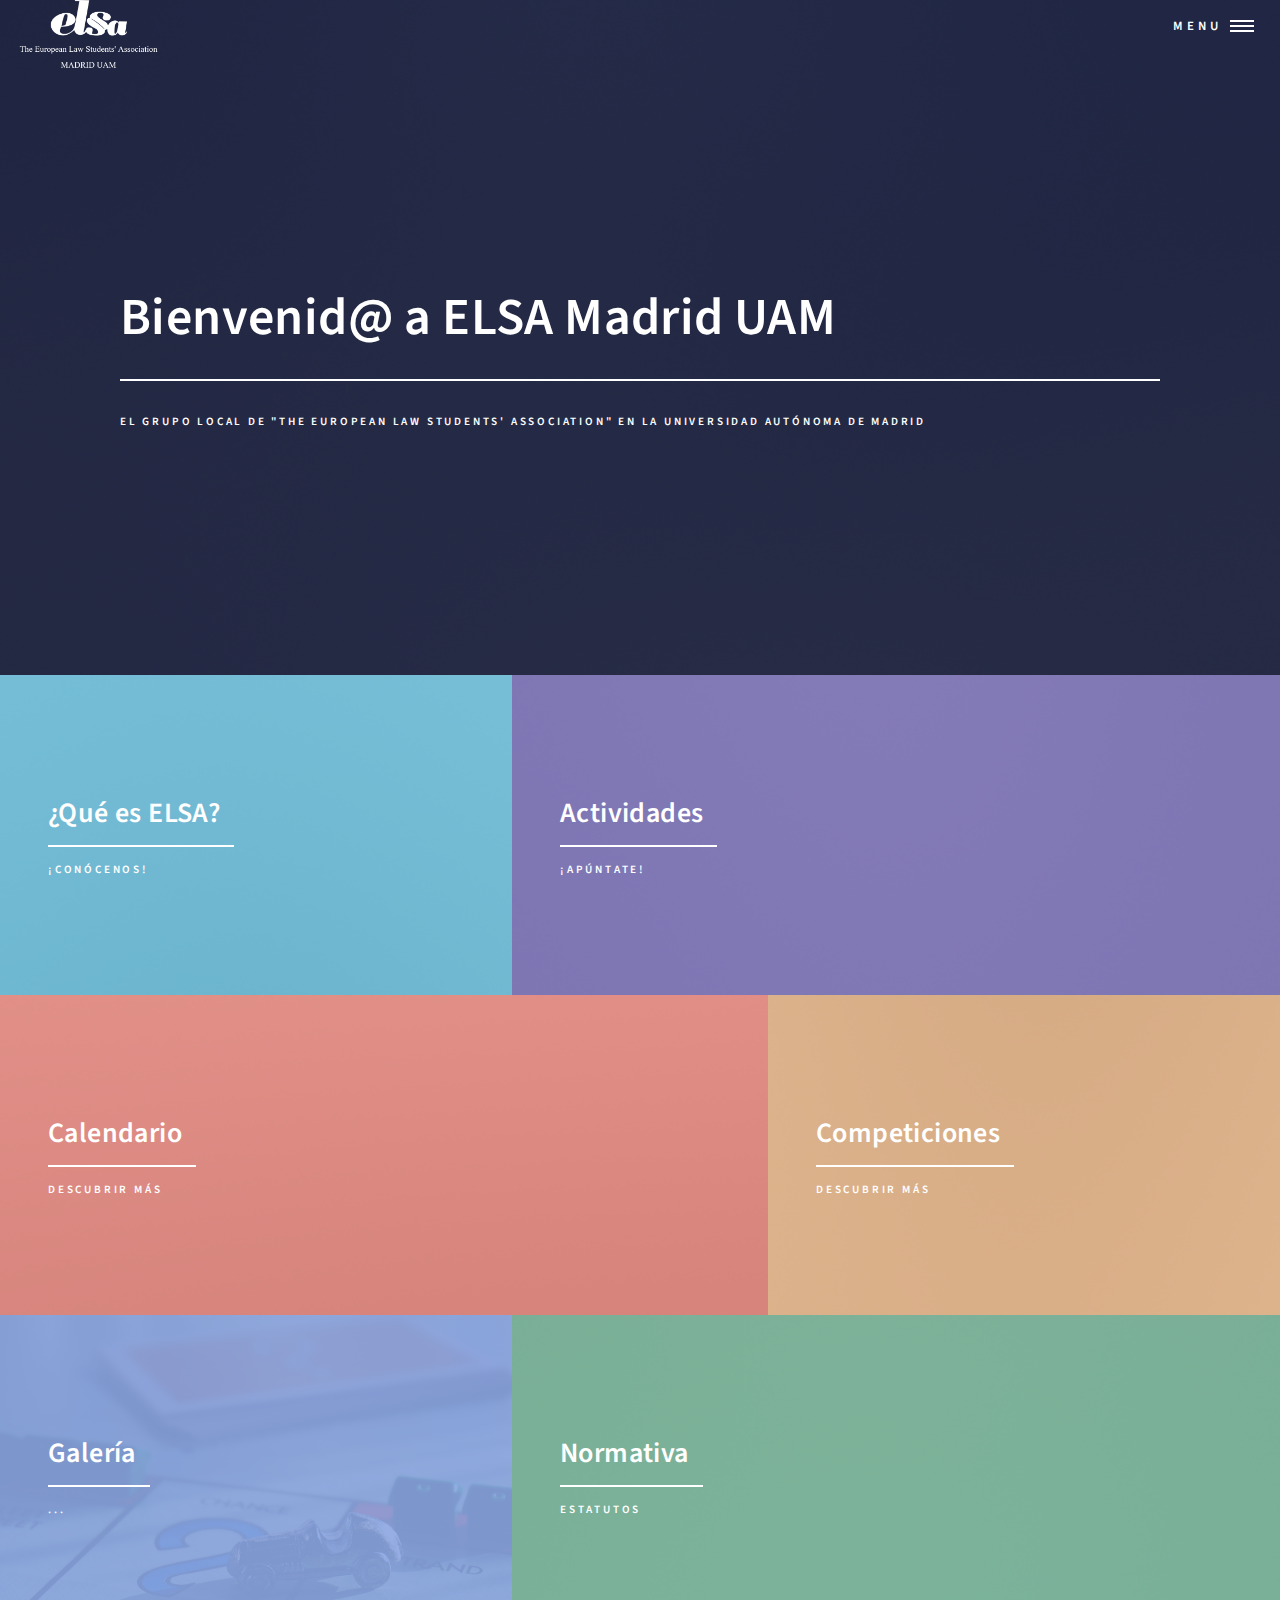
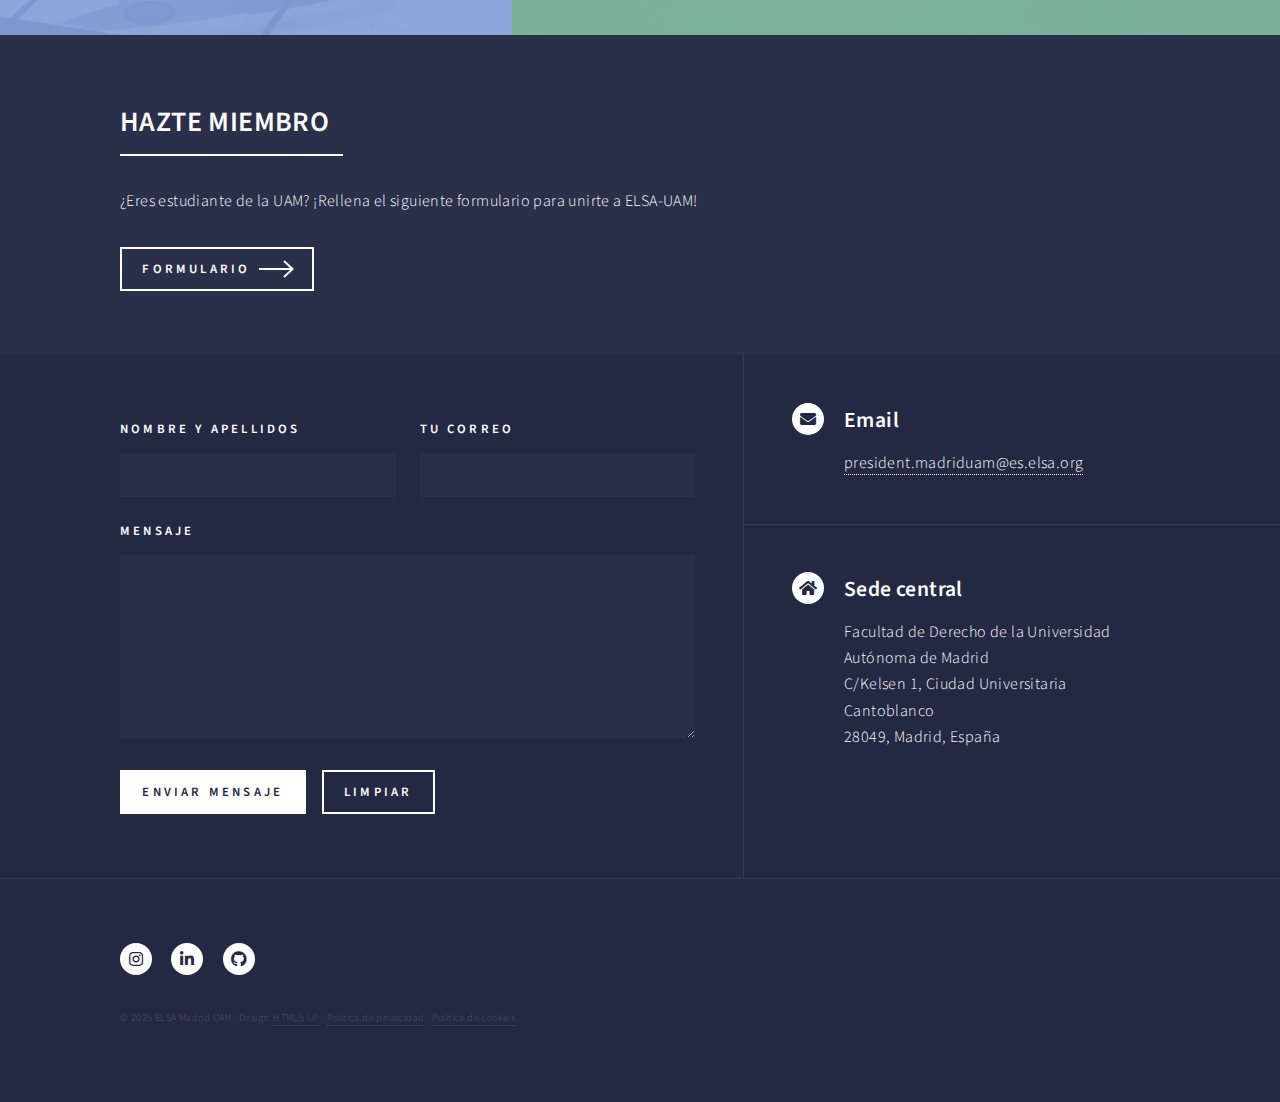
<file: index.html>
<!DOCTYPE HTML>
<!--
	Forty by HTML5 UP
	html5up.net | @ajlkn
	Free for personal and commercial use under the CCA 3.0 license (html5up.net/license)
-->
<html>
	<head>
		<title>ELSA Madrid UAM</title>
		<meta charset="utf-8" />
		<meta name="viewport" content="width=device-width, initial-scale=1, user-scalable=no" />
		<meta name="google-site-verification" content="NrOVxDQCm261y0UfiQHvdLgzIDowSIVbOZtDUVL2yfc" />
		<link rel="icon" href="/images/favicon.ico" type="image/x-icon" />
		<link rel="stylesheet" href="assets/css/main.css" />
		<noscript><link rel="stylesheet" href="assets/css/noscript.css" /></noscript>
	</head>
	<body class="is-preload">

		<!-- Wrapper -->
			<div id="wrapper">

				<!-- Header -->
					<header id="header" class="alt">
						<a href="index.html" class="logo">
  <img src="./images/mi-logo.png" alt="Logo de inicio" style="max-height: 70px;">
</a>

						<nav>
							<a href="#menu">Menu</a>
						</nav>
					</header>

				<!-- Menu -->
					<nav id="menu">
						<ul class="links">
							<li><a href="index.html">Inicio</a></li>
							<li><a href="sobreelsa.html">Sobre ELSA</a></li>
							<li><a href="actividades.html">Actividades</a></li>
							<li><a href="calendario.html">Calendario</a></li>
							<li><a href="competiciones.html">Competiciones</a></li>
							<li><a href="galeria.html">Galería</a></li>
							<li><a href="normativa.html">Normativa</a></li>
						</ul>
					</nav>

				<!-- Banner -->
					<section id="banner" class="major">
						<div class="inner">
							<header class="major">
								<h1>Bienvenid@ a ELSA Madrid UAM</h1>
							</header>
							<div class="content">
								<p>El grupo local de "The European Law Students' Association" en la Universidad Autónoma de Madrid</p>
							</div>
						</div>
					</section>

				<!-- Main -->
					<div id="main">

						<!-- One -->
							<section id="one" class="tiles">
								<article>
									<span class="image">
										<img src="images/pic01.jpg" alt="" />
									</span>
									<header class="major">
										<h3><a href="sobreelsa.html" class="link">¿Qué es ELSA?</a></h3>
										<p>¡Conócenos!</p>
									</header>
								</article>
								<article>
									<span class="image">
										<img src="images/pic02.jpg" alt="" />
									</span>
									<header class="major">
										<h3><a href="actividades.html" class="link">Actividades</a></h3>
										<p>¡Apúntate!</p>
									</header>
								</article>
								<article>
									<span class="image">
										<img src="images/pic03.jpg" alt="" />
									</span>
									<header class="major">
										<h3><a href="calendario.html" class="link">Calendario</a></h3>
										<p>Descubrir más</p>
									</header>
								</article>
								<article>
									<span class="image">
										<img src="images/pic04.jpg" alt="" />
									</span>
									<header class="major">
										<h3><a href="competiciones.html" class="link">Competiciones</a></h3>
										<p>Descubrir más</p>
									</header>
								</article>
								<article>
									<span class="image">
										<img src="images/pic05.jpg" alt="" />
									</span>
									<header class="major">
										<h3><a href="galeria.html" class="link">Galería</a></h3>
										<p>...</p>
									</header>
								</article>
								<article>
									<span class="image">
										<img src="images/pic06.jpg" alt="" />
									</span>
									<header class="major">
										<h3><a href="normativa.html" class="link">Normativa</a></h3>
										<p>Estatutos</p>
									</header>
								</article>
							</section>

						<!-- Two -->
							<section id="two">
								<div class="inner">
									<header class="major">
										<h2>HAZTE MIEMBRO</h2>
									</header>
									<p>¿Eres estudiante de la UAM? ¡Rellena el siguiente formulario para unirte a ELSA-UAM!</p>
									<ul class="actions">
										<li><a href="https://docs.google.com/forms/d/e/1FAIpQLSco1FVL998KigFZbhWaMICtu0Nh1vpO_hOner2-Rx-FEUy33w/viewform" class="button next">Formulario</a></li>
									</ul>
								</div>
							</section>

					</div>

				<!-- Contact -->
					<section id="contact">
						<div class="inner">
							<section>
								<form action="https://formsubmit.co/marketing.madriduam@es.elsa.org" method="POST">
									<div class="fields">
										<div class="field half">
											<label for="name">Nombre y apellidos</label>
											<input type="text" name="name" id="name" />
										</div>
										<div class="field half">
											<label for="email">Tu correo</label>
											<input type="text" name="email" id="email" />
										</div>
										<div class="field">
											<label for="message">Mensaje</label>
											<textarea name="message" id="message" rows="6"></textarea>
										</div>
									</div>
									<ul class="actions">
										<li><input type="submit" value="Enviar mensaje" class="primary" /></li>
										<li><input type="reset" value="Limpiar" /></li>
									</ul>
								</form>
							</section>
							<section class="split">
								<section>
									<div class="contact-method">
										<span class="icon solid alt fa-envelope"></span>
										<h3>Email</h3>
										<a href="#">president.madriduam@es.elsa.org</a>
									</div>
								</section>
	
								<section>
									<div class="contact-method">
										<span class="icon solid alt fa-home"></span>
										<h3>Sede central</h3>
										<span>Facultad de Derecho de la Universidad Autónoma de Madrid<br />
										C/Kelsen 1, Ciudad Universitaria Cantoblanco<br />
										28049, Madrid, España</span>
									</div>
								</section>
							</section>
						</div>
					</section>

				<!-- Footer -->
					<footer id="footer">
						<div class="inner">
							<ul class="icons">
								<li><a href="https://www.instagram.com/elsa.uam?utm_source=ig_web_button_share_sheet&igsh=ZDNlZDc0MzIxNw==" class="icon brands alt fa-instagram"><span class="label">Instagram</span></a></li>
								<li><a href="https://www.linkedin.com/company/elsa-madrid-uam/" class="icon brands alt fa-linkedin-in"><span class="label">LinkedIn</span></a></li>
								<li><a href="#" class="icon brands alt fa-github"><span class="label">GitHub</span></a></li>

							</ul>
							<ul class="copyright">
							<li>
       								
								<ul class="copyright">
							<li>
       								&copy; 2025 ELSA Madrid UAM ·
        							Design: <a href="https://html5up.net">HTML5 UP</a> ·
        							<a href="privacidad.html">Política de privacidad</a> ·
								<a href="cookies.html">Política de cookies</a>
    							</li							
							</ul>
								
						</div>
					</footer>

			</div>

		<!-- Scripts -->
			<script src="assets/js/jquery.min.js"></script>
			<script src="assets/js/jquery.scrolly.min.js"></script>
			<script src="assets/js/jquery.scrollex.min.js"></script>
			<script src="assets/js/browser.min.js"></script>
			<script src="assets/js/breakpoints.min.js"></script>
			<script src="assets/js/util.js"></script>
			<script src="assets/js/main.js"></script>

	</body>
</html>
</file>
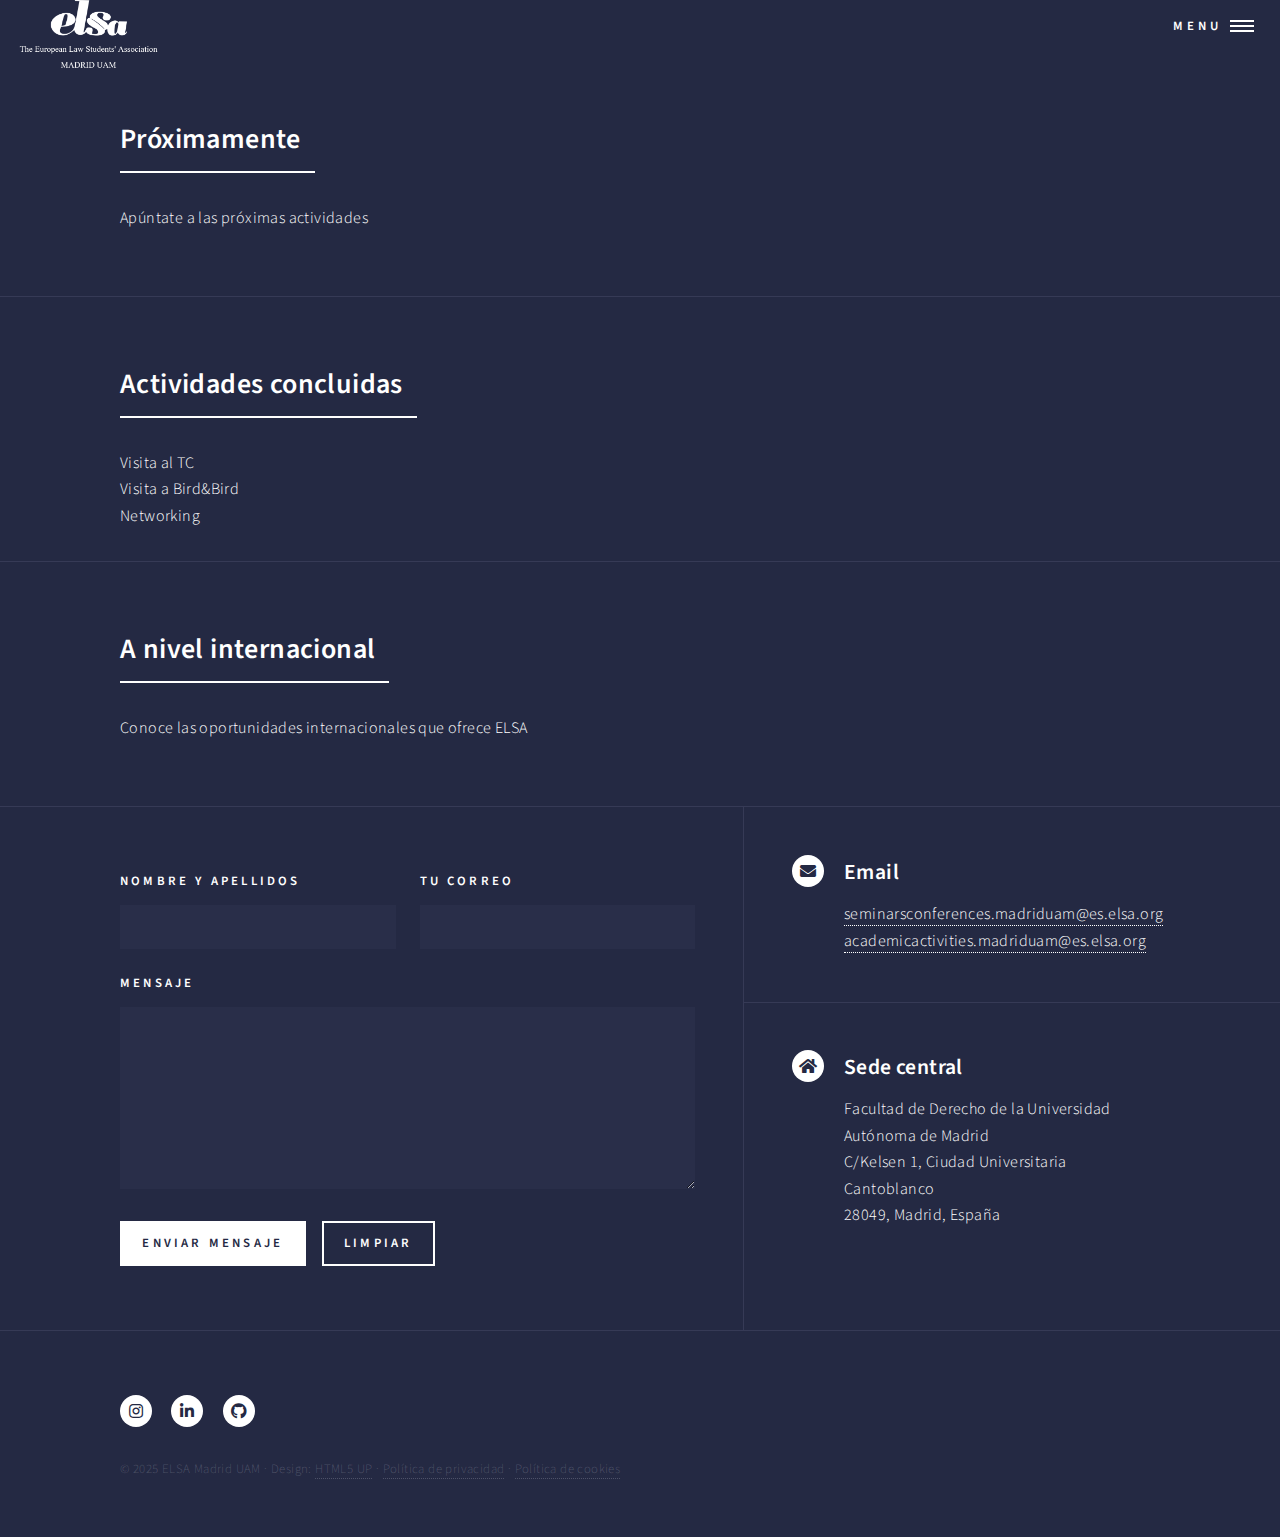
<file: actividades.html>
<!DOCTYPE HTML>
<!--
	Forty by HTML5 UP
	html5up.net | @ajlkn
	Free for personal and commercial use under the CCA 3.0 license (html5up.net/license)
-->
<html>
	<head>
		<title>Actividades - elsamadriduam</title>
		<meta charset="utf-8" />
		<meta name="viewport" content="width=device-width, initial-scale=1, user-scalable=no" />
		<link rel="stylesheet" href="assets/css/main.css" />
		<noscript><link rel="stylesheet" href="assets/css/noscript.css" /></noscript>
	</head>
	<body class="is-preload">

		<!-- Wrapper -->
			<div id="wrapper">

				<!-- Header -->
					<header id="header" class="alt">
						<a href="index.html" class="logo">
  						<img src="./images/mi-logo.png" alt="Logo de inicio" style="max-height: 70px;">
						</a>
						<nav>
							<a href="#menu">Menu</a>
						</nav>
					</header>
				<!-- Menu -->
					<nav id="menu">
						<ul class="links">
							<li><a href="index.html">Inicio</a></li>
							<li><a href="sobreelsa.html">Sobre ELSA</a></li>
							<li><a href="actividades.html">Actividades</a></li>
							<li><a href="calendario.html">Calendario</a></li>
							<li><a href="mootcourts.html">Moot Courts</a></li>
							<li><a href=galeria.html">Galería</a></li>
							<li><a href="normativa.html">Normativa</a></li>
						</ul>
					</nav>

				<!-- Main -->
					<div id="main" class="alt">

						<!-- Primer apartado -->
							<section>
							<div class="inner">
								<header class="major">
								<h2>Próximamente</h2>
								</header>
								<p>Apúntate a las próximas actividades</p>
							</div>
							</section>
							
						<!-- Segundo apartado -->
							<section>
							<div class="inner">
								<header class="major">
								<h2>Actividades concluidas</h2>
								</header>	
								
								<div class="flashcards">
									<a href="pagina1.html" class="flashcard" style="background-image: url('images/pic15.jpg');">
									<div class="flashcard-title">Visita al TC</div>
									</a>
									<a href="pagina2.html" class="flashcard" style="background-image: url('images/pic16.jpg');">
									<div class="flashcard-title">Visita a Bird&Bird</div>
									</a>
									<a href="pagina3.html" class="flashcard" style="background-image: url('images/pic17.jpg');">
									<div class="flashcard-title">Networking</div>
									</a>
									</div>
							</div>									
							</section>

						<!-- Tercer apartado -->
							<section>
							<div class="inner">
								<header class="major">
								<h2>A nivel internacional</h2>
								</header>
							  	<p>Conoce las oportunidades internacionales que ofrece ELSA</p>
								
								<div class="flashcards">
									<a href="https://lawschools.elsa.org/" class="flashcard" style="background-image: url('images/pic12.jpg');">
									</a>
									<a href="https://traineeships.elsa.org/" class="flashcard" style="background-image: url('images/pic13.jpg');">
									</a>
									<a href="https://delegations.elsa.org/" class="flashcard" style="background-image: url('images/pic14.jpg');">
									</a>
									</div>
							</div>									
							</section>
					</div>

				<!-- Contact -->
					<section id="contact">
						<div class="inner">
							<section>
								<form action="https://formsubmit.co/president.madriduam@es.elsa.org.elsa.org" method="POST">
									<div class="fields">
										<div class="field half">
											<label for="name">Nombre y apellidos</label>
											<input type="text" name="name" id="name" />
										</div>
										<div class="field half">
											<label for="email">Tu correo</label>
											<input type="text" name="email" id="email" />
										</div>
										<div class="field">
											<label for="message">Mensaje</label>
											<textarea name="message" id="message" rows="6"></textarea>
										</div>
									</div>
									<ul class="actions">
										<li><input type="submit" value="Enviar mensaje" class="primary" /></li>
										<li><input type="reset" value="Limpiar" /></li>
									</ul>
								</form>
							</section>
							<section class="split">
								<section>
									<div class="contact-method">
										<span class="icon solid alt fa-envelope"></span>
										<h3>Email</h3>
										<a href="mailto:seminarsconferences.madriduam@es.elsa.org">seminarsconferences.madriduam@es.elsa.org</a><br>
										<a href="mailto:academicactivities.madriduam@es.elsa.org">academicactivities.madriduam@es.elsa.org</a>
									</div>
								</section>
	
								<section>
									<div class="contact-method">
										<span class="icon solid alt fa-home"></span>
										<h3>Sede central</h3>
										<span>Facultad de Derecho de la Universidad Autónoma de Madrid<br />
										C/Kelsen 1, Ciudad Universitaria Cantoblanco<br />
										28049, Madrid, España</span>
									</div>
								</section>
							</section>
						</div>
					</section>

				<!-- Footer -->
					<footer id="footer">
						<div class="inner">
							<ul class="icons">
								<li><a href="https://www.instagram.com/elsa.uam?utm_source=ig_web_button_share_sheet&igsh=ZDNlZDc0MzIxNw==" class="icon brands alt fa-instagram"><span class="label">Instagram</span></a></li>
								<li><a href="https://www.linkedin.com/company/elsa-madrid-uam/" class="icon brands alt fa-linkedin-in"><span class="label">LinkedIn</span></a></li>
								<li><a href="#" class="icon brands alt fa-github"><span class="label">GitHub</span></a></li>

							</ul>
							<ul class="copyright">
							<li>
       								&copy; 2025 ELSA Madrid UAM ·
        							Design: <a href="https://html5up.net">HTML5 UP</a> ·
        							<a href="privacidad.html">Política de privacidad</a> ·
								<a href="cookies.html">Política de cookies</a>
    							</li							
							</ul>
							
						</div>
					</footer>

			</div>

		<!-- Scripts -->
			<script src="assets/js/jquery.min.js"></script>
			<script src="assets/js/jquery.scrolly.min.js"></script>
			<script src="assets/js/jquery.scrollex.min.js"></script>
			<script src="assets/js/browser.min.js"></script>
			<script src="assets/js/breakpoints.min.js"></script>
			<script src="assets/js/util.js"></script>
			<script src="assets/js/main.js"></script>

	</body>
</html>
</file>
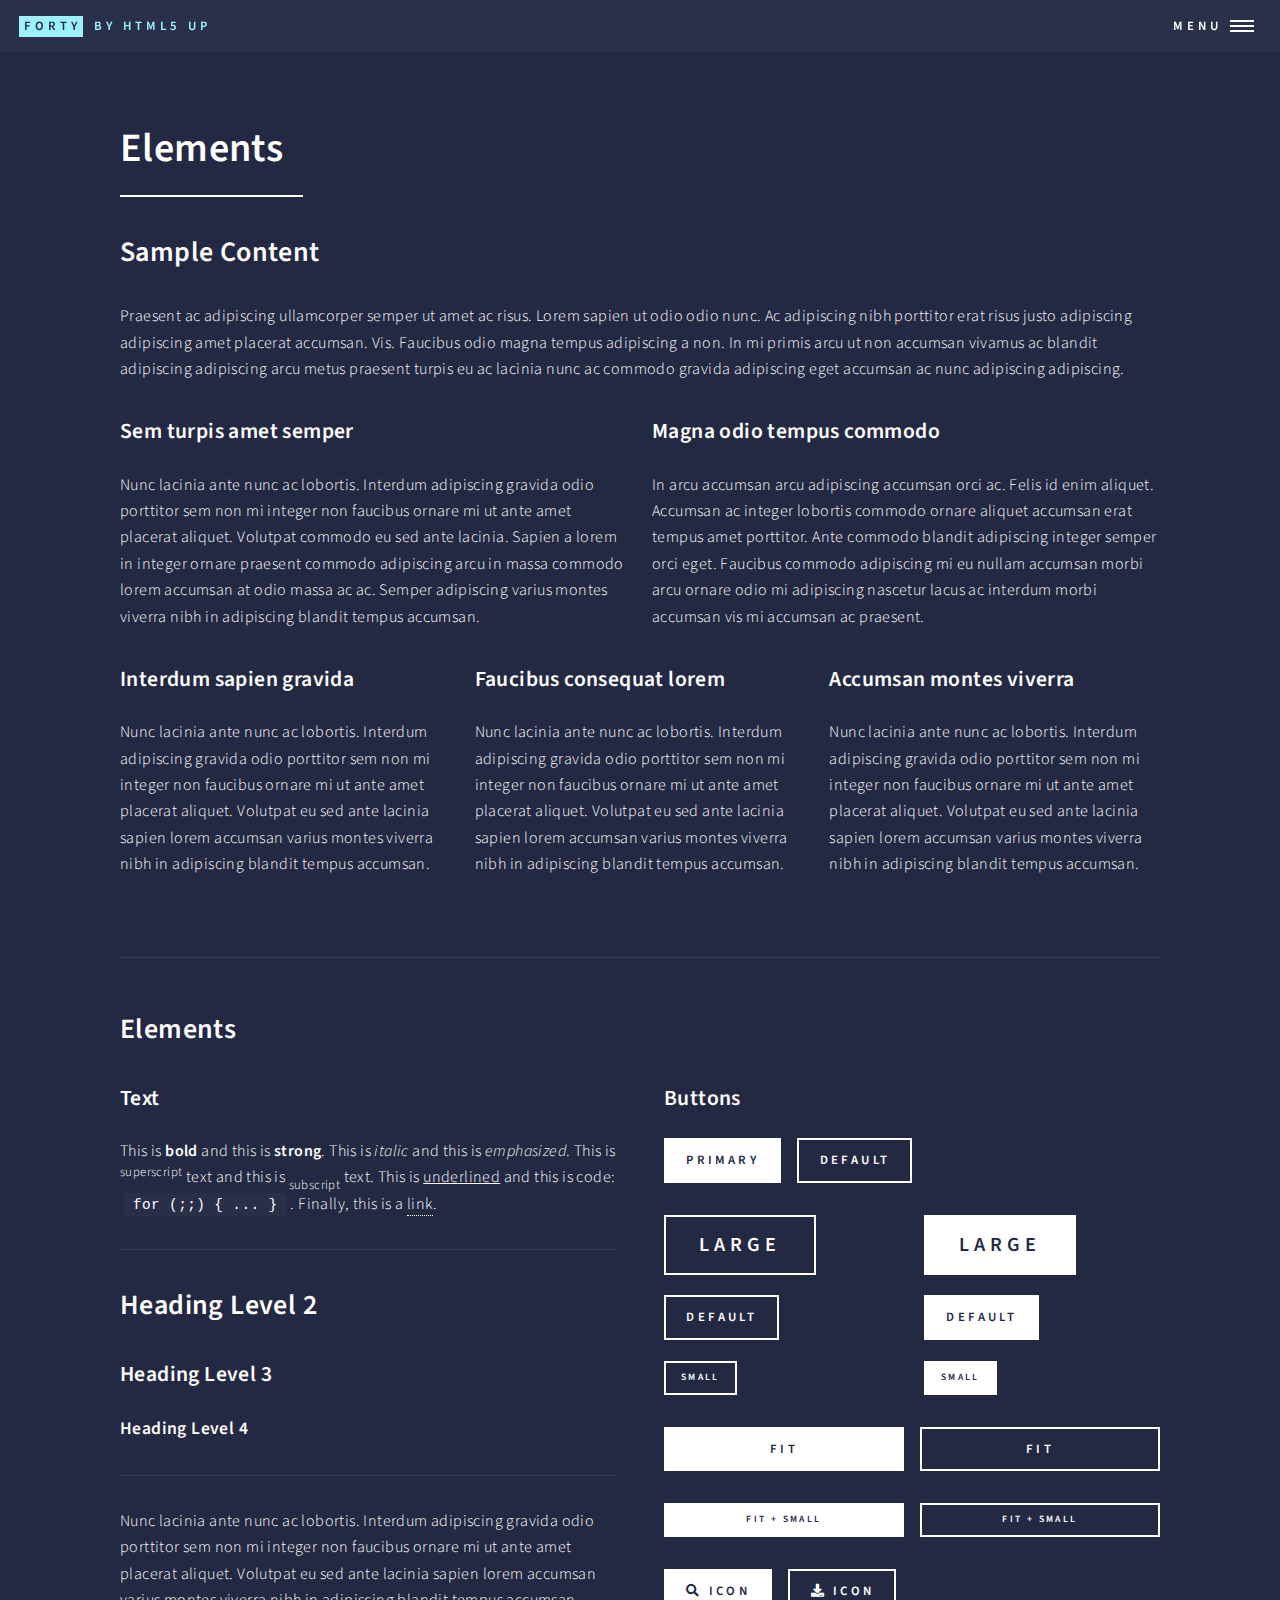
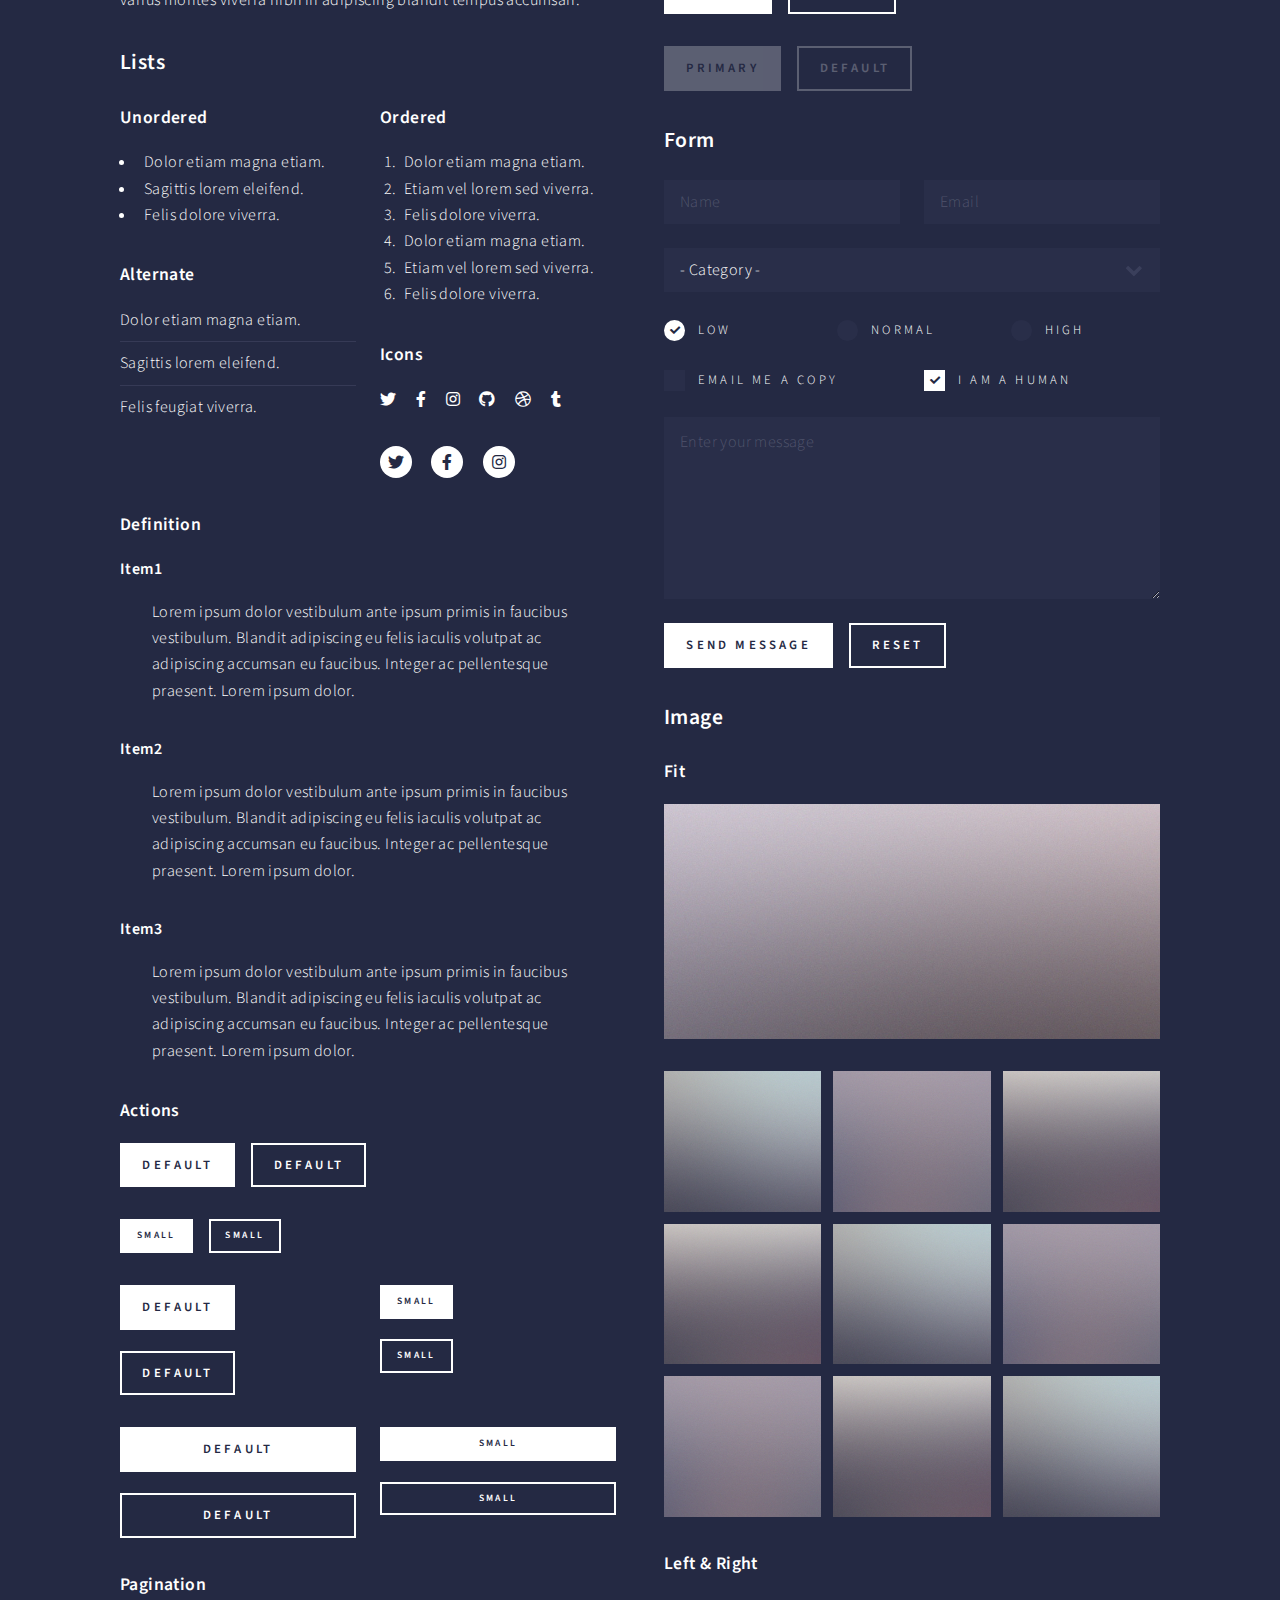
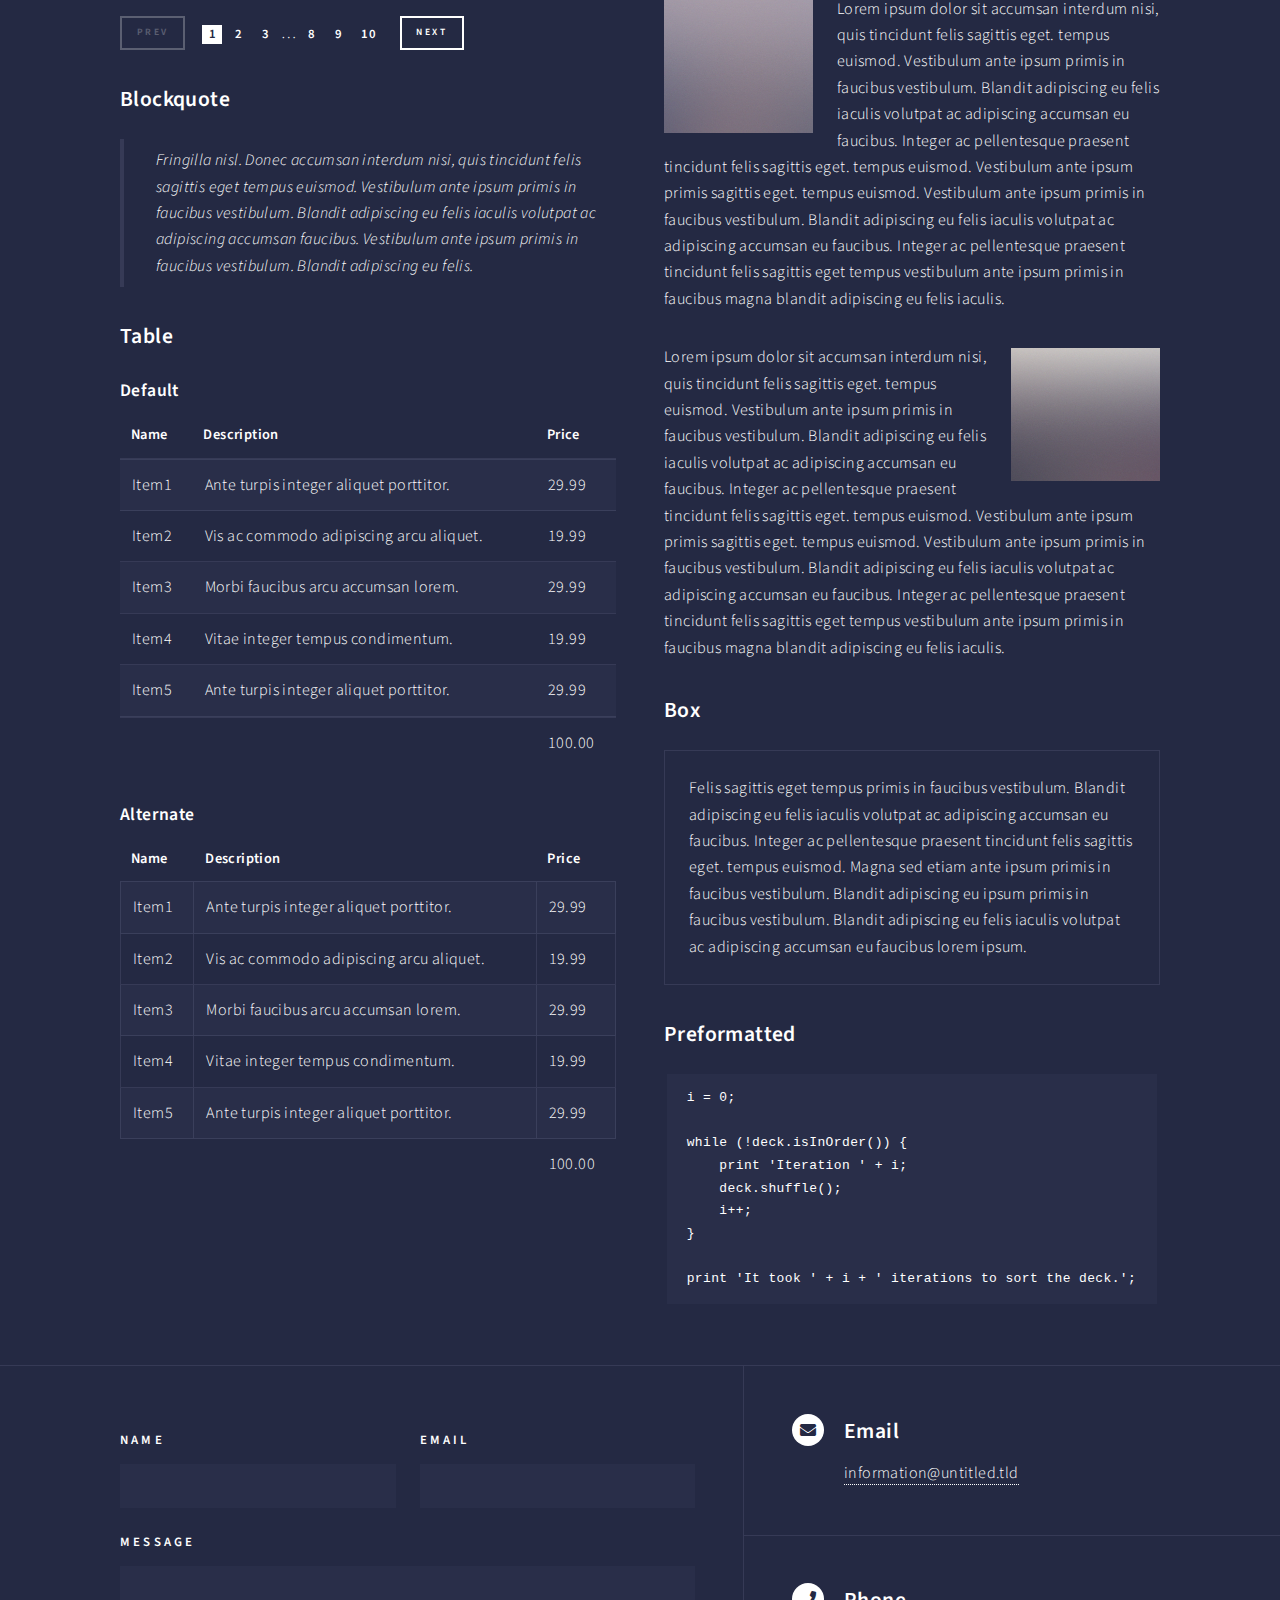
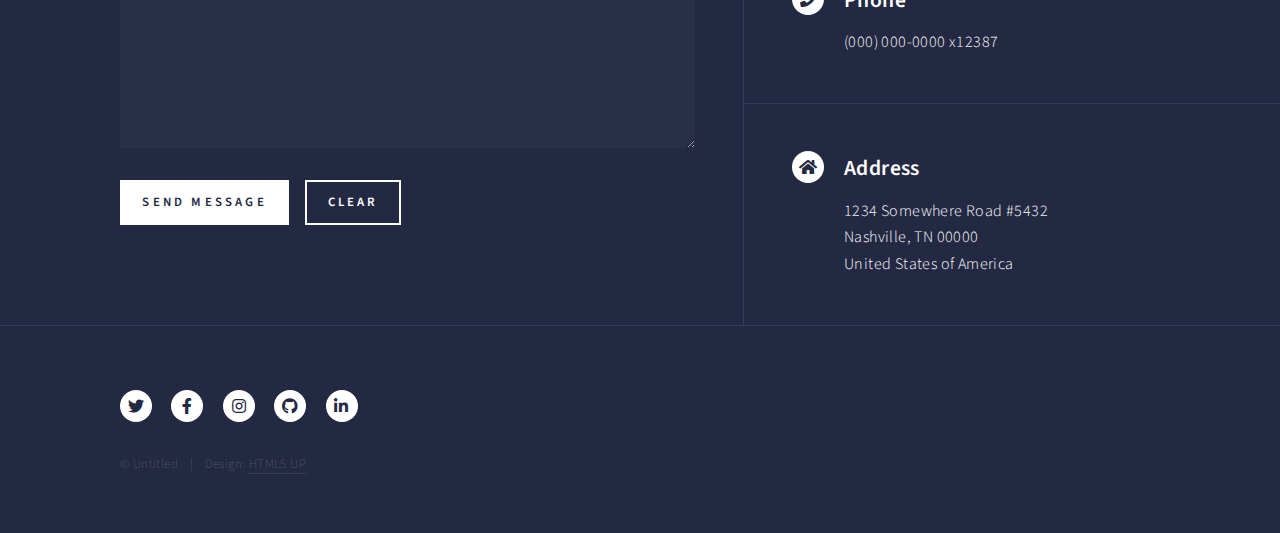
<file: calendario.html>
<!DOCTYPE HTML>
<!--
	Forty by HTML5 UP
	html5up.net | @ajlkn
	Free for personal and commercial use under the CCA 3.0 license (html5up.net/license)
-->
<html>
	<head>
		<title>Elements - Forty by HTML5 UP</title>
		<meta charset="utf-8" />
		<meta name="viewport" content="width=device-width, initial-scale=1, user-scalable=no" />
		<link rel="stylesheet" href="assets/css/main.css" />
		<noscript><link rel="stylesheet" href="assets/css/noscript.css" /></noscript>
	</head>
	<body class="is-preload">

		<!-- Wrapper -->
			<div id="wrapper">

				<!-- Header -->
					<header id="header">
						<a href="index.html" class="logo"><strong>Forty</strong> <span>by HTML5 UP</span></a>
						<nav>
							<a href="#menu">Menu</a>
						</nav>
					</header>

				<!-- Menu -->
					<nav id="menu">
						<ul class="links">
							<li><a href="index.html">Home</a></li>
							<li><a href="landing.html">Landing</a></li>
							<li><a href="generic.html">Generic</a></li>
							<li><a href="elements.html">Elements</a></li>
						</ul>
						<ul class="actions stacked">
							<li><a href="#" class="button primary fit">Get Started</a></li>
							<li><a href="#" class="button fit">Log In</a></li>
						</ul>
					</nav>

				<!-- Main -->
					<div id="main" class="alt">

						<!-- One -->
							<section id="one">
								<div class="inner">
									<header class="major">
										<h1>Elements</h1>
									</header>

									<!-- Content -->
										<h2 id="content">Sample Content</h2>
										<p>Praesent ac adipiscing ullamcorper semper ut amet ac risus. Lorem sapien ut odio odio nunc. Ac adipiscing nibh porttitor erat risus justo adipiscing adipiscing amet placerat accumsan. Vis. Faucibus odio magna tempus adipiscing a non. In mi primis arcu ut non accumsan vivamus ac blandit adipiscing adipiscing arcu metus praesent turpis eu ac lacinia nunc ac commodo gravida adipiscing eget accumsan ac nunc adipiscing adipiscing.</p>
										<div class="row">
											<div class="col-6 col-12-small">
												<h3>Sem turpis amet semper</h3>
												<p>Nunc lacinia ante nunc ac lobortis. Interdum adipiscing gravida odio porttitor sem non mi integer non faucibus ornare mi ut ante amet placerat aliquet. Volutpat commodo eu sed ante lacinia. Sapien a lorem in integer ornare praesent commodo adipiscing arcu in massa commodo lorem accumsan at odio massa ac ac. Semper adipiscing varius montes viverra nibh in adipiscing blandit tempus accumsan.</p>
											</div>
											<div class="col-6 col-12-small">
												<h3>Magna odio tempus commodo</h3>
												<p>In arcu accumsan arcu adipiscing accumsan orci ac. Felis id enim aliquet. Accumsan ac integer lobortis commodo ornare aliquet accumsan erat tempus amet porttitor. Ante commodo blandit adipiscing integer semper orci eget. Faucibus commodo adipiscing mi eu nullam accumsan morbi arcu ornare odio mi adipiscing nascetur lacus ac interdum morbi accumsan vis mi accumsan ac praesent.</p>
											</div>
											<!-- Break -->
											<div class="col-4 col-12-medium">
												<h3>Interdum sapien gravida</h3>
												<p>Nunc lacinia ante nunc ac lobortis. Interdum adipiscing gravida odio porttitor sem non mi integer non faucibus ornare mi ut ante amet placerat aliquet. Volutpat eu sed ante lacinia sapien lorem accumsan varius montes viverra nibh in adipiscing blandit tempus accumsan.</p>
											</div>
											<div class="col-4 col-12-medium">
												<h3>Faucibus consequat lorem</h3>
												<p>Nunc lacinia ante nunc ac lobortis. Interdum adipiscing gravida odio porttitor sem non mi integer non faucibus ornare mi ut ante amet placerat aliquet. Volutpat eu sed ante lacinia sapien lorem accumsan varius montes viverra nibh in adipiscing blandit tempus accumsan.</p>
											</div>
											<div class="col-4 col-12-medium">
												<h3>Accumsan montes viverra</h3>
												<p>Nunc lacinia ante nunc ac lobortis. Interdum adipiscing gravida odio porttitor sem non mi integer non faucibus ornare mi ut ante amet placerat aliquet. Volutpat eu sed ante lacinia sapien lorem accumsan varius montes viverra nibh in adipiscing blandit tempus accumsan.</p>
											</div>
										</div>

									<hr class="major" />

									<!-- Elements -->
										<h2 id="elements">Elements</h2>
										<div class="row gtr-200">
											<div class="col-6 col-12-medium">

												<!-- Text stuff -->
													<h3>Text</h3>
													<p>This is <b>bold</b> and this is <strong>strong</strong>. This is <i>italic</i> and this is <em>emphasized</em>.
													This is <sup>superscript</sup> text and this is <sub>subscript</sub> text.
													This is <u>underlined</u> and this is code: <code>for (;;) { ... }</code>.
													Finally, this is a <a href="#">link</a>.</p>
													<hr />
													<h2>Heading Level 2</h2>
													<h3>Heading Level 3</h3>
													<h4>Heading Level 4</h4>
													<hr />
													<p>Nunc lacinia ante nunc ac lobortis. Interdum adipiscing gravida odio porttitor sem non mi integer non faucibus ornare mi ut ante amet placerat aliquet. Volutpat eu sed ante lacinia sapien lorem accumsan varius montes viverra nibh in adipiscing blandit tempus accumsan.</p>

												<!-- Lists -->
													<h3>Lists</h3>
													<div class="row">
														<div class="col-6 col-12-small">

															<h4>Unordered</h4>
															<ul>
																<li>Dolor etiam magna etiam.</li>
																<li>Sagittis lorem eleifend.</li>
																<li>Felis dolore viverra.</li>
															</ul>

															<h4>Alternate</h4>
															<ul class="alt">
																<li>Dolor etiam magna etiam.</li>
																<li>Sagittis lorem eleifend.</li>
																<li>Felis feugiat viverra.</li>
															</ul>

														</div>
														<div class="col-6 col-12-small">

															<h4>Ordered</h4>
															<ol>
																<li>Dolor etiam magna etiam.</li>
																<li>Etiam vel lorem sed viverra.</li>
																<li>Felis dolore viverra.</li>
																<li>Dolor etiam magna etiam.</li>
																<li>Etiam vel lorem sed viverra.</li>
																<li>Felis dolore viverra.</li>
															</ol>

															<h4>Icons</h4>
															<ul class="icons">
																<li><a href="#" class="icon brands fa-twitter"><span class="label">Twitter</span></a></li>
																<li><a href="#" class="icon brands fa-facebook-f"><span class="label">Facebook</span></a></li>
																<li><a href="#" class="icon brands fa-instagram"><span class="label">Instagram</span></a></li>
																<li><a href="#" class="icon brands fa-github"><span class="label">Github</span></a></li>
																<li><a href="#" class="icon brands fa-dribbble"><span class="label">Dribbble</span></a></li>
																<li><a href="#" class="icon brands fa-tumblr"><span class="label">Tumblr</span></a></li>
															</ul>
															<ul class="icons">
																<li><a href="#" class="icon brands alt fa-twitter"><span class="label">Twitter</span></a></li>
																<li><a href="#" class="icon brands alt fa-facebook-f"><span class="label">Facebook</span></a></li>
																<li><a href="#" class="icon brands alt fa-instagram"><span class="label">Instagram</span></a></li>
															</ul>

														</div>
													</div>
													<h4>Definition</h4>
													<dl>
														<dt>Item1</dt>
														<dd>
															<p>Lorem ipsum dolor vestibulum ante ipsum primis in faucibus vestibulum. Blandit adipiscing eu felis iaculis volutpat ac adipiscing accumsan eu faucibus. Integer ac pellentesque praesent. Lorem ipsum dolor.</p>
														</dd>
														<dt>Item2</dt>
														<dd>
															<p>Lorem ipsum dolor vestibulum ante ipsum primis in faucibus vestibulum. Blandit adipiscing eu felis iaculis volutpat ac adipiscing accumsan eu faucibus. Integer ac pellentesque praesent. Lorem ipsum dolor.</p>
														</dd>
														<dt>Item3</dt>
														<dd>
															<p>Lorem ipsum dolor vestibulum ante ipsum primis in faucibus vestibulum. Blandit adipiscing eu felis iaculis volutpat ac adipiscing accumsan eu faucibus. Integer ac pellentesque praesent. Lorem ipsum dolor.</p>
														</dd>
													</dl>

													<h4>Actions</h4>
													<ul class="actions">
														<li><a href="#" class="button primary">Default</a></li>
														<li><a href="#" class="button">Default</a></li>
													</ul>
													<ul class="actions small">
														<li><a href="#" class="button primary small">Small</a></li>
														<li><a href="#" class="button small">Small</a></li>
													</ul>
													<div class="row">
														<div class="col-6 col-12-small">
															<ul class="actions stacked">
																<li><a href="#" class="button primary">Default</a></li>
																<li><a href="#" class="button">Default</a></li>
															</ul>
														</div>
														<div class="col-6 col-12-small">
															<ul class="actions stacked">
																<li><a href="#" class="button primary small">Small</a></li>
																<li><a href="#" class="button small">Small</a></li>
															</ul>
														</div>
														<div class="col-6 col-12-small">
															<ul class="actions stacked">
																<li><a href="#" class="button primary fit">Default</a></li>
																<li><a href="#" class="button fit">Default</a></li>
															</ul>
														</div>
														<div class="col-6 col-12-small">
															<ul class="actions stacked">
																<li><a href="#" class="button primary small fit">Small</a></li>
																<li><a href="#" class="button small fit">Small</a></li>
															</ul>
														</div>
													</div>

													<h4>Pagination</h4>
													<ul class="pagination">
														<li><span class="button small disabled">Prev</span></li>
														<li><a href="#" class="page active">1</a></li>
														<li><a href="#" class="page">2</a></li>
														<li><a href="#" class="page">3</a></li>
														<li><span>&hellip;</span></li>
														<li><a href="#" class="page">8</a></li>
														<li><a href="#" class="page">9</a></li>
														<li><a href="#" class="page">10</a></li>
														<li><a href="#" class="button small">Next</a></li>
													</ul>

												<!-- Blockquote -->
													<h3>Blockquote</h3>
													<blockquote>Fringilla nisl. Donec accumsan interdum nisi, quis tincidunt felis sagittis eget tempus euismod. Vestibulum ante ipsum primis in faucibus vestibulum. Blandit adipiscing eu felis iaculis volutpat ac adipiscing accumsan faucibus. Vestibulum ante ipsum primis in faucibus vestibulum. Blandit adipiscing eu felis.</blockquote>

												<!-- Table -->
													<h3>Table</h3>

													<h4>Default</h4>
													<div class="table-wrapper">
														<table>
															<thead>
																<tr>
																	<th>Name</th>
																	<th>Description</th>
																	<th>Price</th>
																</tr>
															</thead>
															<tbody>
																<tr>
																	<td>Item1</td>
																	<td>Ante turpis integer aliquet porttitor.</td>
																	<td>29.99</td>
																</tr>
																<tr>
																	<td>Item2</td>
																	<td>Vis ac commodo adipiscing arcu aliquet.</td>
																	<td>19.99</td>
																</tr>
																<tr>
																	<td>Item3</td>
																	<td> Morbi faucibus arcu accumsan lorem.</td>
																	<td>29.99</td>
																</tr>
																<tr>
																	<td>Item4</td>
																	<td>Vitae integer tempus condimentum.</td>
																	<td>19.99</td>
																</tr>
																<tr>
																	<td>Item5</td>
																	<td>Ante turpis integer aliquet porttitor.</td>
																	<td>29.99</td>
																</tr>
															</tbody>
															<tfoot>
																<tr>
																	<td colspan="2"></td>
																	<td>100.00</td>
																</tr>
															</tfoot>
														</table>
													</div>

													<h4>Alternate</h4>
													<div class="table-wrapper">
														<table class="alt">
															<thead>
																<tr>
																	<th>Name</th>
																	<th>Description</th>
																	<th>Price</th>
																</tr>
															</thead>
															<tbody>
																<tr>
																	<td>Item1</td>
																	<td>Ante turpis integer aliquet porttitor.</td>
																	<td>29.99</td>
																</tr>
																<tr>
																	<td>Item2</td>
																	<td>Vis ac commodo adipiscing arcu aliquet.</td>
																	<td>19.99</td>
																</tr>
																<tr>
																	<td>Item3</td>
																	<td> Morbi faucibus arcu accumsan lorem.</td>
																	<td>29.99</td>
																</tr>
																<tr>
																	<td>Item4</td>
																	<td>Vitae integer tempus condimentum.</td>
																	<td>19.99</td>
																</tr>
																<tr>
																	<td>Item5</td>
																	<td>Ante turpis integer aliquet porttitor.</td>
																	<td>29.99</td>
																</tr>
															</tbody>
															<tfoot>
																<tr>
																	<td colspan="2"></td>
																	<td>100.00</td>
																</tr>
															</tfoot>
														</table>
													</div>

											</div>
											<div class="col-6 col-12-medium">

												<!-- Buttons -->
													<h3>Buttons</h3>
													<ul class="actions">
														<li><a href="#" class="button primary">Primary</a></li>
														<li><a href="#" class="button">Default</a></li>
													</ul>
													<div class="row">
														<div class="col-6 col-12-xsmall">
															<ul class="actions stacked">
																<li><a href="#" class="button large">Large</a></li>
																<li><a href="#" class="button">Default</a></li>
																<li><a href="#" class="button small">Small</a></li>
															</ul>
														</div>
														<div class="col-6 col-12-xsmall">
															<ul class="actions stacked">
																<li><a href="#" class="button primary large">Large</a></li>
																<li><a href="#" class="button primary">Default</a></li>
																<li><a href="#" class="button primary small">Small</a></li>
															</ul>
														</div>
													</div>
													<ul class="actions fit">
														<li><a href="#" class="button primary fit">Fit</a></li>
														<li><a href="#" class="button fit">Fit</a></li>
													</ul>
													<ul class="actions fit small">
														<li><a href="#" class="button primary fit small">Fit + Small</a></li>
														<li><a href="#" class="button fit small">Fit + Small</a></li>
													</ul>
													<ul class="actions">
														<li><a href="#" class="button primary icon solid fa-search">Icon</a></li>
														<li><a href="#" class="button icon solid fa-download">Icon</a></li>
													</ul>
													<ul class="actions">
														<li><span class="button primary disabled">Primary</span></li>
														<li><span class="button disabled">Default</span></li>
													</ul>

												<!-- Form -->
													<h3>Form</h3>

													<form method="post" action="#">
														<div class="row gtr-uniform">
															<div class="col-6 col-12-xsmall">
																<input type="text" name="demo-name" id="demo-name" value="" placeholder="Name" />
															</div>
															<div class="col-6 col-12-xsmall">
																<input type="email" name="demo-email" id="demo-email" value="" placeholder="Email" />
															</div>
															<!-- Break -->
															<div class="col-12">
																<select name="demo-category" id="demo-category">
																	<option value="">- Category -</option>
																	<option value="1">Manufacturing</option>
																	<option value="1">Shipping</option>
																	<option value="1">Administration</option>
																	<option value="1">Human Resources</option>
																</select>
															</div>
															<!-- Break -->
															<div class="col-4 col-12-small">
																<input type="radio" id="demo-priority-low" name="demo-priority" checked>
																<label for="demo-priority-low">Low</label>
															</div>
															<div class="col-4 col-12-small">
																<input type="radio" id="demo-priority-normal" name="demo-priority">
																<label for="demo-priority-normal">Normal</label>
															</div>
															<div class="col-4 col-12-small">
																<input type="radio" id="demo-priority-high" name="demo-priority">
																<label for="demo-priority-high">High</label>
															</div>
															<!-- Break -->
															<div class="col-6 col-12-small">
																<input type="checkbox" id="demo-copy" name="demo-copy">
																<label for="demo-copy">Email me a copy</label>
															</div>
															<div class="col-6 col-12-small">
																<input type="checkbox" id="demo-human" name="demo-human" checked>
																<label for="demo-human">I am a human</label>
															</div>
															<!-- Break -->
															<div class="col-12">
																<textarea name="demo-message" id="demo-message" placeholder="Enter your message" rows="6"></textarea>
															</div>
															<!-- Break -->
															<div class="col-12">
																<ul class="actions">
																	<li><input type="submit" value="Send Message" class="primary" /></li>
																	<li><input type="reset" value="Reset" /></li>
																</ul>
															</div>
														</div>
													</form>

												<!-- Image -->
													<h3>Image</h3>

													<h4>Fit</h4>
													<span class="image fit"><img src="images/pic03.jpg" alt="" /></span>
													<div class="box alt">
														<div class="row gtr-50 gtr-uniform">
															<div class="col-4"><span class="image fit"><img src="images/pic08.jpg" alt="" /></span></div>
															<div class="col-4"><span class="image fit"><img src="images/pic09.jpg" alt="" /></span></div>
															<div class="col-4"><span class="image fit"><img src="images/pic10.jpg" alt="" /></span></div>
															<!-- Break -->
															<div class="col-4"><span class="image fit"><img src="images/pic10.jpg" alt="" /></span></div>
															<div class="col-4"><span class="image fit"><img src="images/pic08.jpg" alt="" /></span></div>
															<div class="col-4"><span class="image fit"><img src="images/pic09.jpg" alt="" /></span></div>
															<!-- Break -->
															<div class="col-4"><span class="image fit"><img src="images/pic09.jpg" alt="" /></span></div>
															<div class="col-4"><span class="image fit"><img src="images/pic10.jpg" alt="" /></span></div>
															<div class="col-4"><span class="image fit"><img src="images/pic08.jpg" alt="" /></span></div>
														</div>
													</div>

													<h4>Left &amp; Right</h4>
													<p><span class="image left"><img src="images/pic09.jpg" alt="" /></span>Lorem ipsum dolor sit accumsan interdum nisi, quis tincidunt felis sagittis eget. tempus euismod. Vestibulum ante ipsum primis in faucibus vestibulum. Blandit adipiscing eu felis iaculis volutpat ac adipiscing accumsan eu faucibus. Integer ac pellentesque praesent tincidunt felis sagittis eget. tempus euismod. Vestibulum ante ipsum primis sagittis eget. tempus euismod. Vestibulum ante ipsum primis in faucibus vestibulum. Blandit adipiscing eu felis iaculis volutpat ac adipiscing accumsan eu faucibus. Integer ac pellentesque praesent tincidunt felis sagittis eget tempus vestibulum ante ipsum primis in faucibus magna blandit adipiscing eu felis iaculis.</p>
													<p><span class="image right"><img src="images/pic10.jpg" alt="" /></span>Lorem ipsum dolor sit accumsan interdum nisi, quis tincidunt felis sagittis eget. tempus euismod. Vestibulum ante ipsum primis in faucibus vestibulum. Blandit adipiscing eu felis iaculis volutpat ac adipiscing accumsan eu faucibus. Integer ac pellentesque praesent tincidunt felis sagittis eget. tempus euismod. Vestibulum ante ipsum primis sagittis eget. tempus euismod. Vestibulum ante ipsum primis in faucibus vestibulum. Blandit adipiscing eu felis iaculis volutpat ac adipiscing accumsan eu faucibus. Integer ac pellentesque praesent tincidunt felis sagittis eget tempus vestibulum ante ipsum primis in faucibus magna blandit adipiscing eu felis iaculis.</p>

												<!-- Box -->
													<h3>Box</h3>
													<div class="box">
														<p>Felis sagittis eget tempus primis in faucibus vestibulum. Blandit adipiscing eu felis iaculis volutpat ac adipiscing accumsan eu faucibus. Integer ac pellentesque praesent tincidunt felis sagittis eget. tempus euismod. Magna sed etiam ante ipsum primis in faucibus vestibulum. Blandit adipiscing eu ipsum primis in faucibus vestibulum. Blandit adipiscing eu felis iaculis volutpat ac adipiscing accumsan eu faucibus lorem ipsum.</p>
													</div>

												<!-- Preformatted Code -->
													<h3>Preformatted</h3>
													<pre><code>i = 0;

while (!deck.isInOrder()) {
    print 'Iteration ' + i;
    deck.shuffle();
    i++;
}

print 'It took ' + i + ' iterations to sort the deck.';
</code></pre>

											</div>
										</div>

								</div>
							</section>

					</div>

				<!-- Contact -->
					<section id="contact">
						<div class="inner">
							<section>
								<form method="post" action="#">
									<div class="fields">
										<div class="field half">
											<label for="name">Name</label>
											<input type="text" name="name" id="name" />
										</div>
										<div class="field half">
											<label for="email">Email</label>
											<input type="text" name="email" id="email" />
										</div>
										<div class="field">
											<label for="message">Message</label>
											<textarea name="message" id="message" rows="6"></textarea>
										</div>
									</div>
									<ul class="actions">
										<li><input type="submit" value="Send Message" class="primary" /></li>
										<li><input type="reset" value="Clear" /></li>
									</ul>
								</form>
							</section>
							<section class="split">
								<section>
									<div class="contact-method">
										<span class="icon solid alt fa-envelope"></span>
										<h3>Email</h3>
										<a href="#">information@untitled.tld</a>
									</div>
								</section>
								<section>
									<div class="contact-method">
										<span class="icon solid alt fa-phone"></span>
										<h3>Phone</h3>
										<span>(000) 000-0000 x12387</span>
									</div>
								</section>
								<section>
									<div class="contact-method">
										<span class="icon solid alt fa-home"></span>
										<h3>Address</h3>
										<span>1234 Somewhere Road #5432<br />
										Nashville, TN 00000<br />
										United States of America</span>
									</div>
								</section>
							</section>
						</div>
					</section>

				<!-- Footer -->
					<footer id="footer">
						<div class="inner">
							<ul class="icons">
								<li><a href="#" class="icon brands alt fa-twitter"><span class="label">Twitter</span></a></li>
								<li><a href="#" class="icon brands alt fa-facebook-f"><span class="label">Facebook</span></a></li>
								<li><a href="#" class="icon brands alt fa-instagram"><span class="label">Instagram</span></a></li>
								<li><a href="#" class="icon brands alt fa-github"><span class="label">GitHub</span></a></li>
								<li><a href="#" class="icon brands alt fa-linkedin-in"><span class="label">LinkedIn</span></a></li>
							</ul>
							<ul class="copyright">
								<li>&copy; Untitled</li><li>Design: <a href="https://html5up.net">HTML5 UP</a></li>
							</ul>
						</div>
					</footer>

			</div>

		<!-- Scripts -->
			<script src="assets/js/jquery.min.js"></script>
			<script src="assets/js/jquery.scrolly.min.js"></script>
			<script src="assets/js/jquery.scrollex.min.js"></script>
			<script src="assets/js/browser.min.js"></script>
			<script src="assets/js/breakpoints.min.js"></script>
			<script src="assets/js/util.js"></script>
			<script src="assets/js/main.js"></script>

	</body>
</html>
</file>
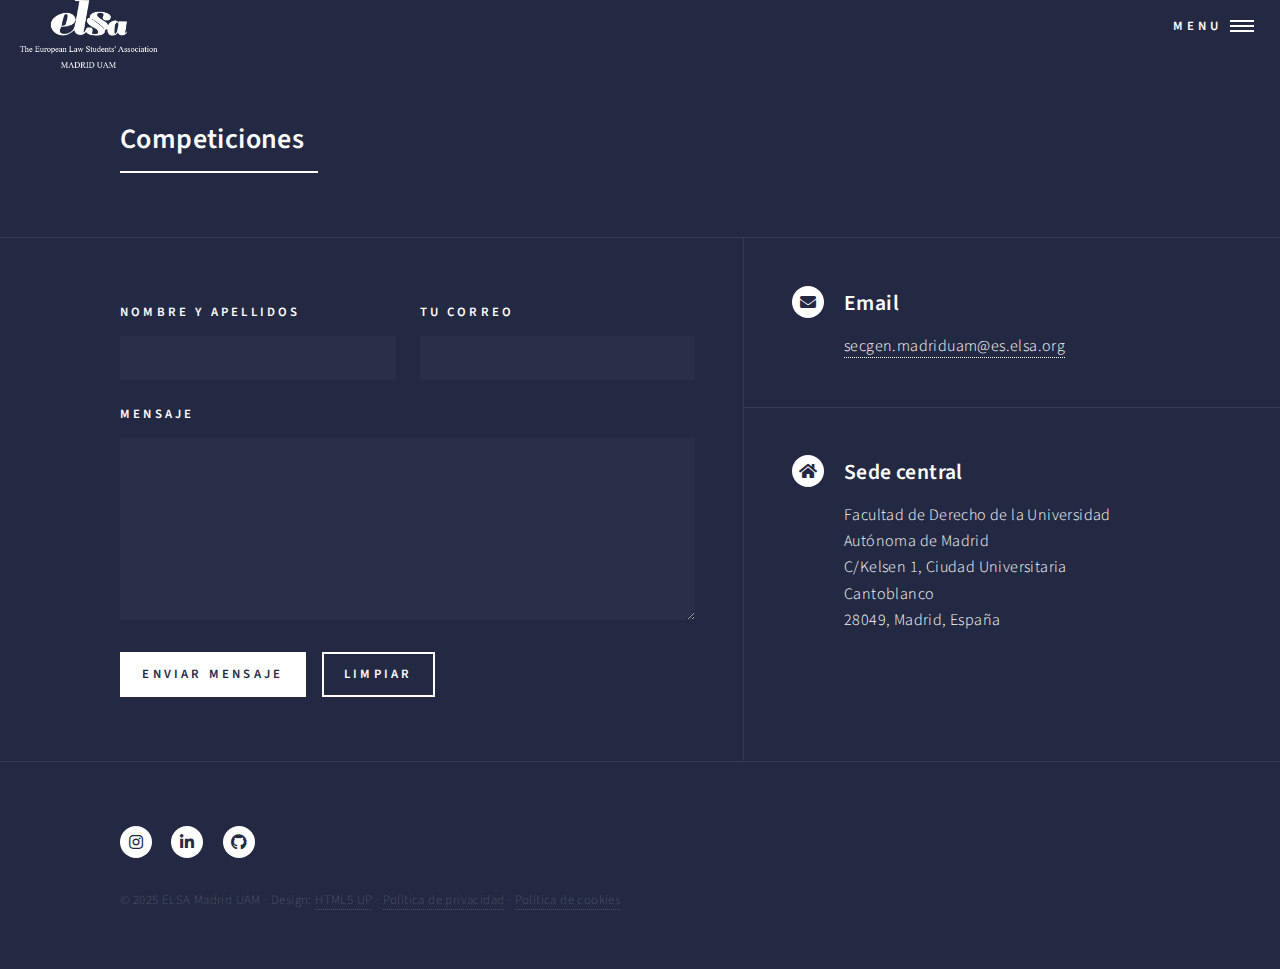
<file: competiciones.html>
<!DOCTYPE HTML>
<!--
	Forty by HTML5 UP
	html5up.net | @ajlkn
	Free for personal and commercial use under the CCA 3.0 license (html5up.net/license)
-->
<html>
	<head>
		<title>Normativa - elsamadriduam</title>
		<meta charset="utf-8" />
		<meta name="viewport" content="width=device-width, initial-scale=1, user-scalable=no" />
		<link rel="stylesheet" href="assets/css/main.css" />
		<noscript><link rel="stylesheet" href="assets/css/noscript.css" /></noscript>
	</head>
	<body class="is-preload">

		<!-- Wrapper -->
			<div id="wrapper">

				<!-- Header -->
					<header id="header" class="alt">
						<a href="index.html" class="logo">
  						<img src="./images/mi-logo.png" alt="Logo de inicio" style="max-height: 70px;">
						</a>
						<nav>
							<a href="#menu">Menu</a>
						</nav>
					</header>

				<!-- Menu -->
					<nav id="menu">
						<ul class="links">
							<li><a href="index.html">Inicio</a></li>
							<li><a href="sobreelsa.html">Sobre ELSA</a></li>
							<li><a href="generic.html">Actividades</a></li>
							<li><a href="calendario.html">Calendario</a></li>
							<li><a href="competiciones.html">Competiciones</a></li>
							<li><a href="galeria.html">Galería</a></li>
							<li><a href="normativa.html">Normativa</a></li>
						</ul>
					</nav>

				<!-- Main -->
					<div id="main" class="alt">

						<!-- One -->
							<section id="one">
								<div class="inner">
									<header class="major">
										<h2>Competiciones</h2>
									</header>
									<ul>
 										
									</ul>
								</div>
							</section>

					</div>

				<!-- Contact -->
					<section id="contact">
						<div class="inner">
							<section>
								<form action="https://formsubmit.co/secgen.madriduam@es.elsa.org" method="POST">
									<div class="fields">
										<div class="field half">
											<label for="name">Nombre y apellidos</label>
											<input type="text" name="name" id="name" />
										</div>
										<div class="field half">
											<label for="email">Tu correo</label>
											<input type="text" name="email" id="email" />
										</div>
										<div class="field">
											<label for="message">Mensaje</label>
											<textarea name="message" id="message" rows="6"></textarea>
										</div>
									</div>
									<ul class="actions">
										<li><input type="submit" value="Enviar mensaje" class="primary" /></li>
										<li><input type="reset" value="Limpiar" /></li>
									</ul>
								</form>
							</section>
							<section class="split">
								<section>
									<div class="contact-method">
										<span class="icon solid alt fa-envelope"></span>
										<h3>Email</h3>
										<a href="#">secgen.madriduam@es.elsa.org</a>
									</div>
								</section>
	
								<section>
									<div class="contact-method">
										<span class="icon solid alt fa-home"></span>
										<h3>Sede central</h3>
										<span>Facultad de Derecho de la Universidad Autónoma de Madrid<br />
										C/Kelsen 1, Ciudad Universitaria Cantoblanco<br />
										28049, Madrid, España</span>
									</div>
								</section>
							</section>
						</div>
					</section>

				<!-- Footer -->
					<footer id="footer">
						<div class="inner">
							<ul class="icons">
								<li><a href="https://www.instagram.com/elsa.uam?utm_source=ig_web_button_share_sheet&igsh=ZDNlZDc0MzIxNw==" class="icon brands alt fa-instagram"><span class="label">Instagram</span></a></li>
								<li><a href="https://www.linkedin.com/company/elsa-madrid-uam/" class="icon brands alt fa-linkedin-in"><span class="label">LinkedIn</span></a></li>
								<li><a href="#" class="icon brands alt fa-github"><span class="label">GitHub</span></a></li>

							</ul>
							<ul class="copyright">
							<li>
       								&copy; 2025 ELSA Madrid UAM ·
        							Design: <a href="https://html5up.net">HTML5 UP</a> ·
        							<a href="privacidad.html">Política de privacidad</a> ·
								<a href="cookies.html">Política de cookies</a>
    							</li							
							</ul>
						</div>
					</footer>

			</div>

		<!-- Scripts -->
			<script src="assets/js/jquery.min.js"></script>
			<script src="assets/js/jquery.scrolly.min.js"></script>
			<script src="assets/js/jquery.scrollex.min.js"></script>
			<script src="assets/js/browser.min.js"></script>
			<script src="assets/js/breakpoints.min.js"></script>
			<script src="assets/js/util.js"></script>
			<script src="assets/js/main.js"></script>

	</body>
</html>
</file>
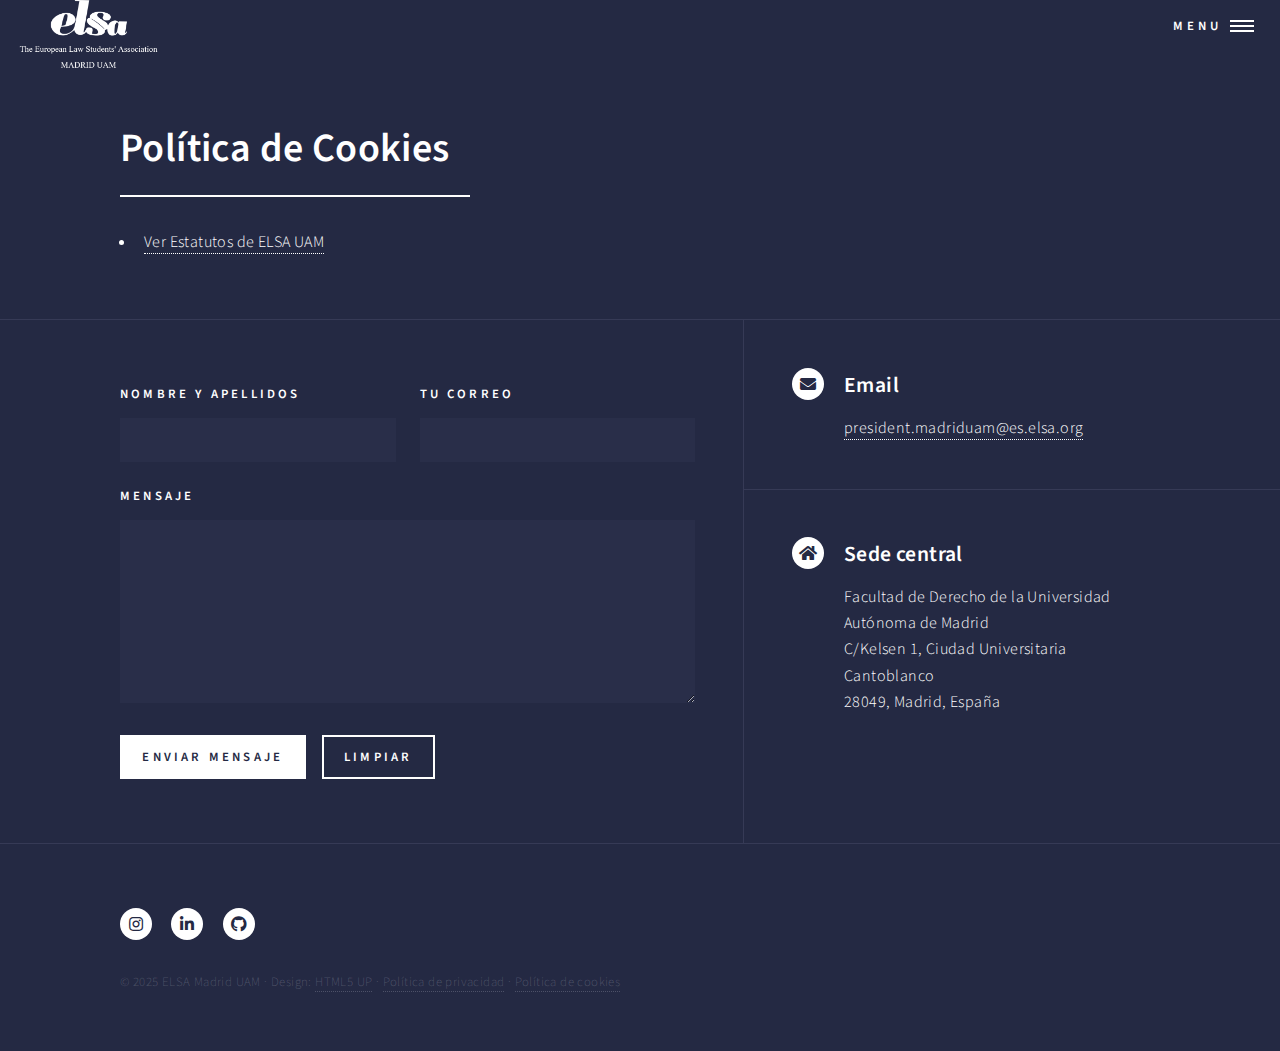
<file: cookies.html>
<!DOCTYPE HTML>
<!--
	Forty by HTML5 UP
	html5up.net | @ajlkn
	Free for personal and commercial use under the CCA 3.0 license (html5up.net/license)
-->
<html>
	<head>
		<title>Política de Cookies - elsamadriduam</title>
		<meta charset="utf-8" />
		<meta name="viewport" content="width=device-width, initial-scale=1, user-scalable=no" />
		<link rel="stylesheet" href="assets/css/main.css" />
		<noscript><link rel="stylesheet" href="assets/css/noscript.css" /></noscript>
	</head>
	<body class="is-preload">

		<!-- Wrapper -->
			<div id="wrapper">

				<!-- Header -->
					<header id="header" class="alt">
						<a href="index.html" class="logo">
  						<img src="./images/mi-logo.png" alt="Logo de inicio" style="max-height: 70px;">
						</a>
						<nav>
							<a href="#menu">Menu</a>
						</nav>
					</header>

				<!-- Menu -->
					<nav id="menu">
						<ul class="links">
							<li><a href="index.html">Inicio</a></li>
							<li><a href="sobreelsa.html">Sobre ELSA</a></li>
							<li><a href="generic.html">Actividades</a></li>
							<li><a href="calendario.html">Calendario</a></li>
							<li><a href="competiciones.html">Competiciones</a></li>
							<li><a href="galeria.html">Galería</a></li>
							<li><a href="normativa.html">Normativa</a></li>
						</ul>
					</nav>

				<!-- Main -->
					<div id="main" class="alt">

						<!-- One -->
							<section id="one">
								<div class="inner">
									<header class="major">
										<h1>Política de Cookies</h1>
									</header>
									<ul>
 										<li><a href="docs/normativa/estatutos-elsa-uam.pdf" target="_blank">Ver Estatutos de ELSA UAM</a></li>
									</ul>
								</div>
							</section>

					</div>

				<!-- Contact -->
					<section id="contact">
						<div class="inner">
							<section>
								<form action="https://formsubmit.co/marketing.madriduam@es.elsa.org" method="POST">
									<div class="fields">
										<div class="field half">
											<label for="name">Nombre y apellidos</label>
											<input type="text" name="name" id="name" />
										</div>
										<div class="field half">
											<label for="email">Tu correo</label>
											<input type="text" name="email" id="email" />
										</div>
										<div class="field">
											<label for="message">Mensaje</label>
											<textarea name="message" id="message" rows="6"></textarea>
										</div>
									</div>
									<ul class="actions">
										<li><input type="submit" value="Enviar mensaje" class="primary" /></li>
										<li><input type="reset" value="Limpiar" /></li>
									</ul>
								</form>
							</section>
							<section class="split">
								<section>
									<div class="contact-method">
										<span class="icon solid alt fa-envelope"></span>
										<h3>Email</h3>
										<a href="#">president.madriduam@es.elsa.org</a>
									</div>
								</section>
	
								<section>
									<div class="contact-method">
										<span class="icon solid alt fa-home"></span>
										<h3>Sede central</h3>
										<span>Facultad de Derecho de la Universidad Autónoma de Madrid<br />
										C/Kelsen 1, Ciudad Universitaria Cantoblanco<br />
										28049, Madrid, España</span>
									</div>
								</section>
							</section>
						</div>
					</section>

				<!-- Footer -->
					<footer id="footer">
						<div class="inner">
							<ul class="icons">
								<li><a href="https://www.instagram.com/elsa.uam?utm_source=ig_web_button_share_sheet&igsh=ZDNlZDc0MzIxNw==" class="icon brands alt fa-instagram"><span class="label">Instagram</span></a></li>
								<li><a href="https://www.linkedin.com/company/elsa-madrid-uam/" class="icon brands alt fa-linkedin-in"><span class="label">LinkedIn</span></a></li>
								<li><a href="#" class="icon brands alt fa-github"><span class="label">GitHub</span></a></li>

							</ul>
							<ul class="copyright">
							<li>
       								&copy; 2025 ELSA Madrid UAM ·
        							Design: <a href="https://html5up.net">HTML5 UP</a> ·
        							<a href="privacidad.html">Política de privacidad</a> ·
								<a href="cookies.html">Política de cookies</a>
    							</li							
							</ul>
						</div>
					</footer>

			</div>

		<!-- Scripts -->
			<script src="assets/js/jquery.min.js"></script>
			<script src="assets/js/jquery.scrolly.min.js"></script>
			<script src="assets/js/jquery.scrollex.min.js"></script>
			<script src="assets/js/browser.min.js"></script>
			<script src="assets/js/breakpoints.min.js"></script>
			<script src="assets/js/util.js"></script>
			<script src="assets/js/main.js"></script>

	</body>
</html>
</file>
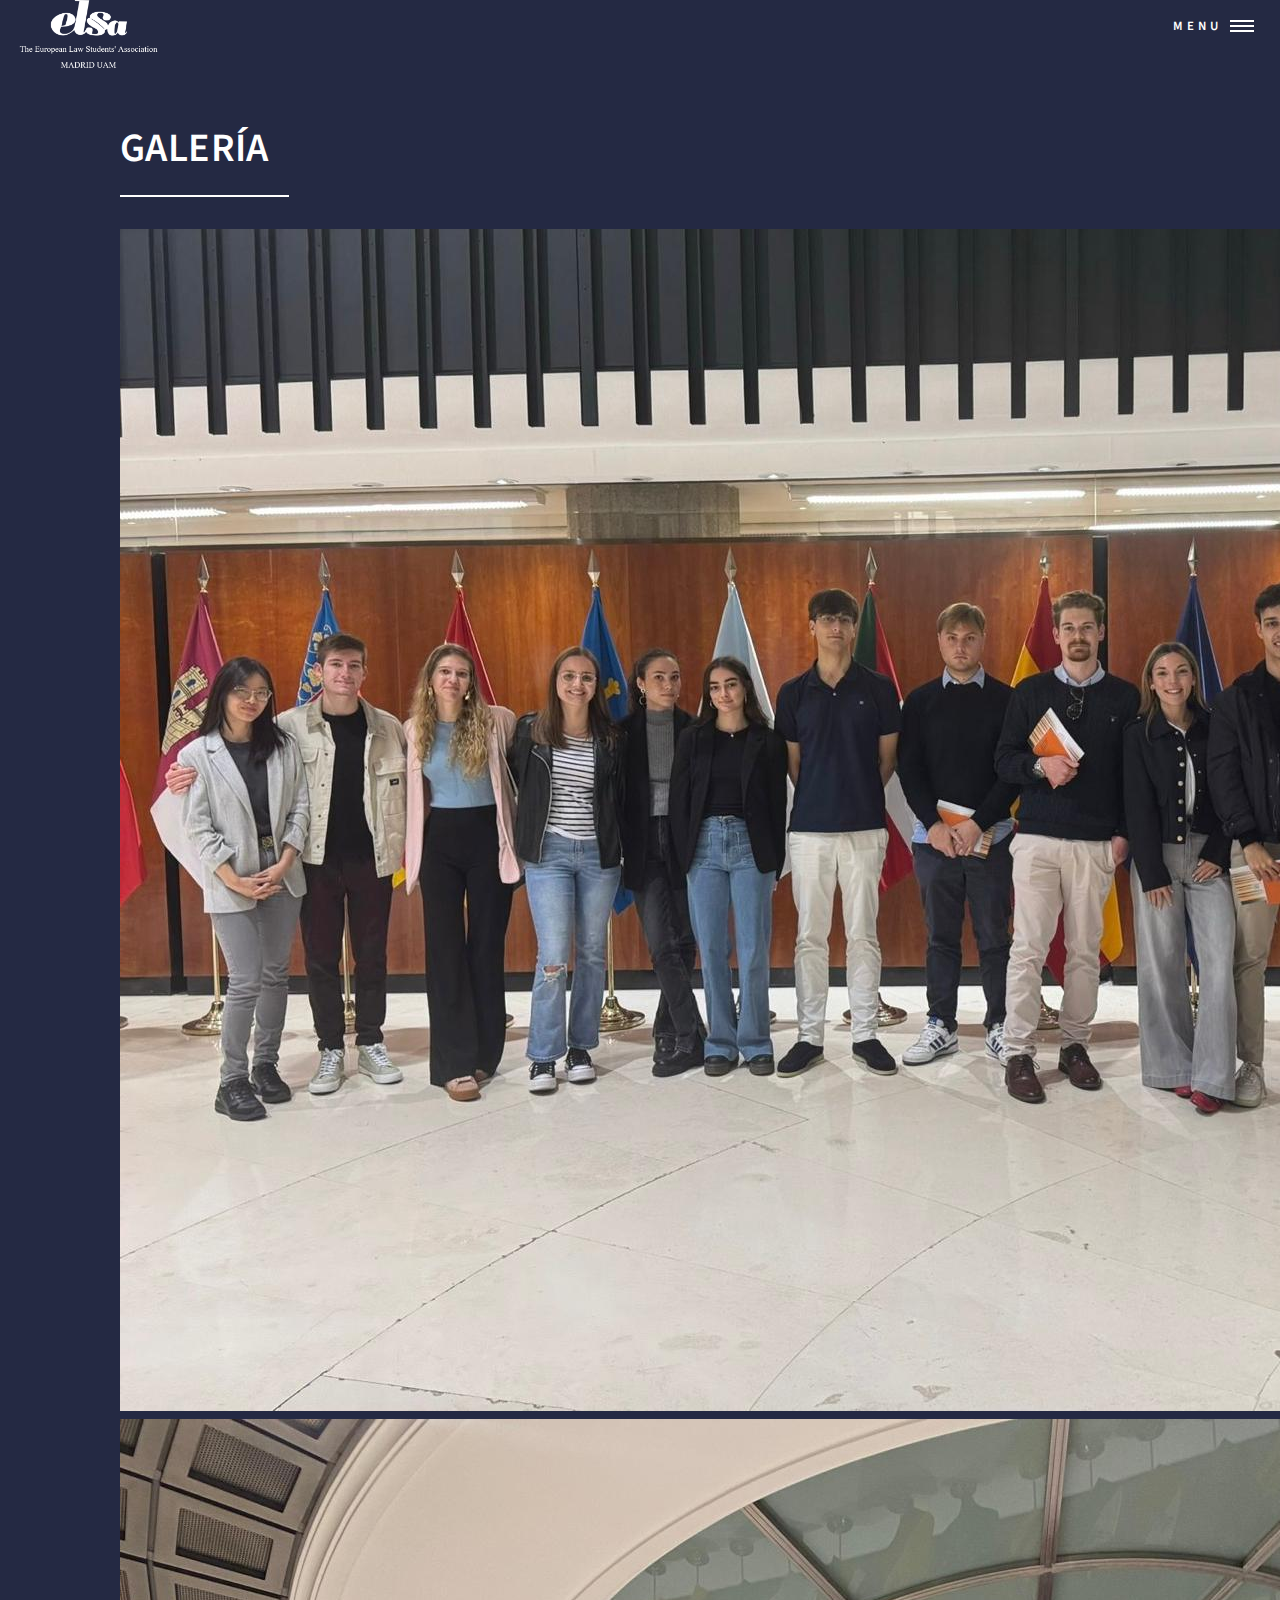
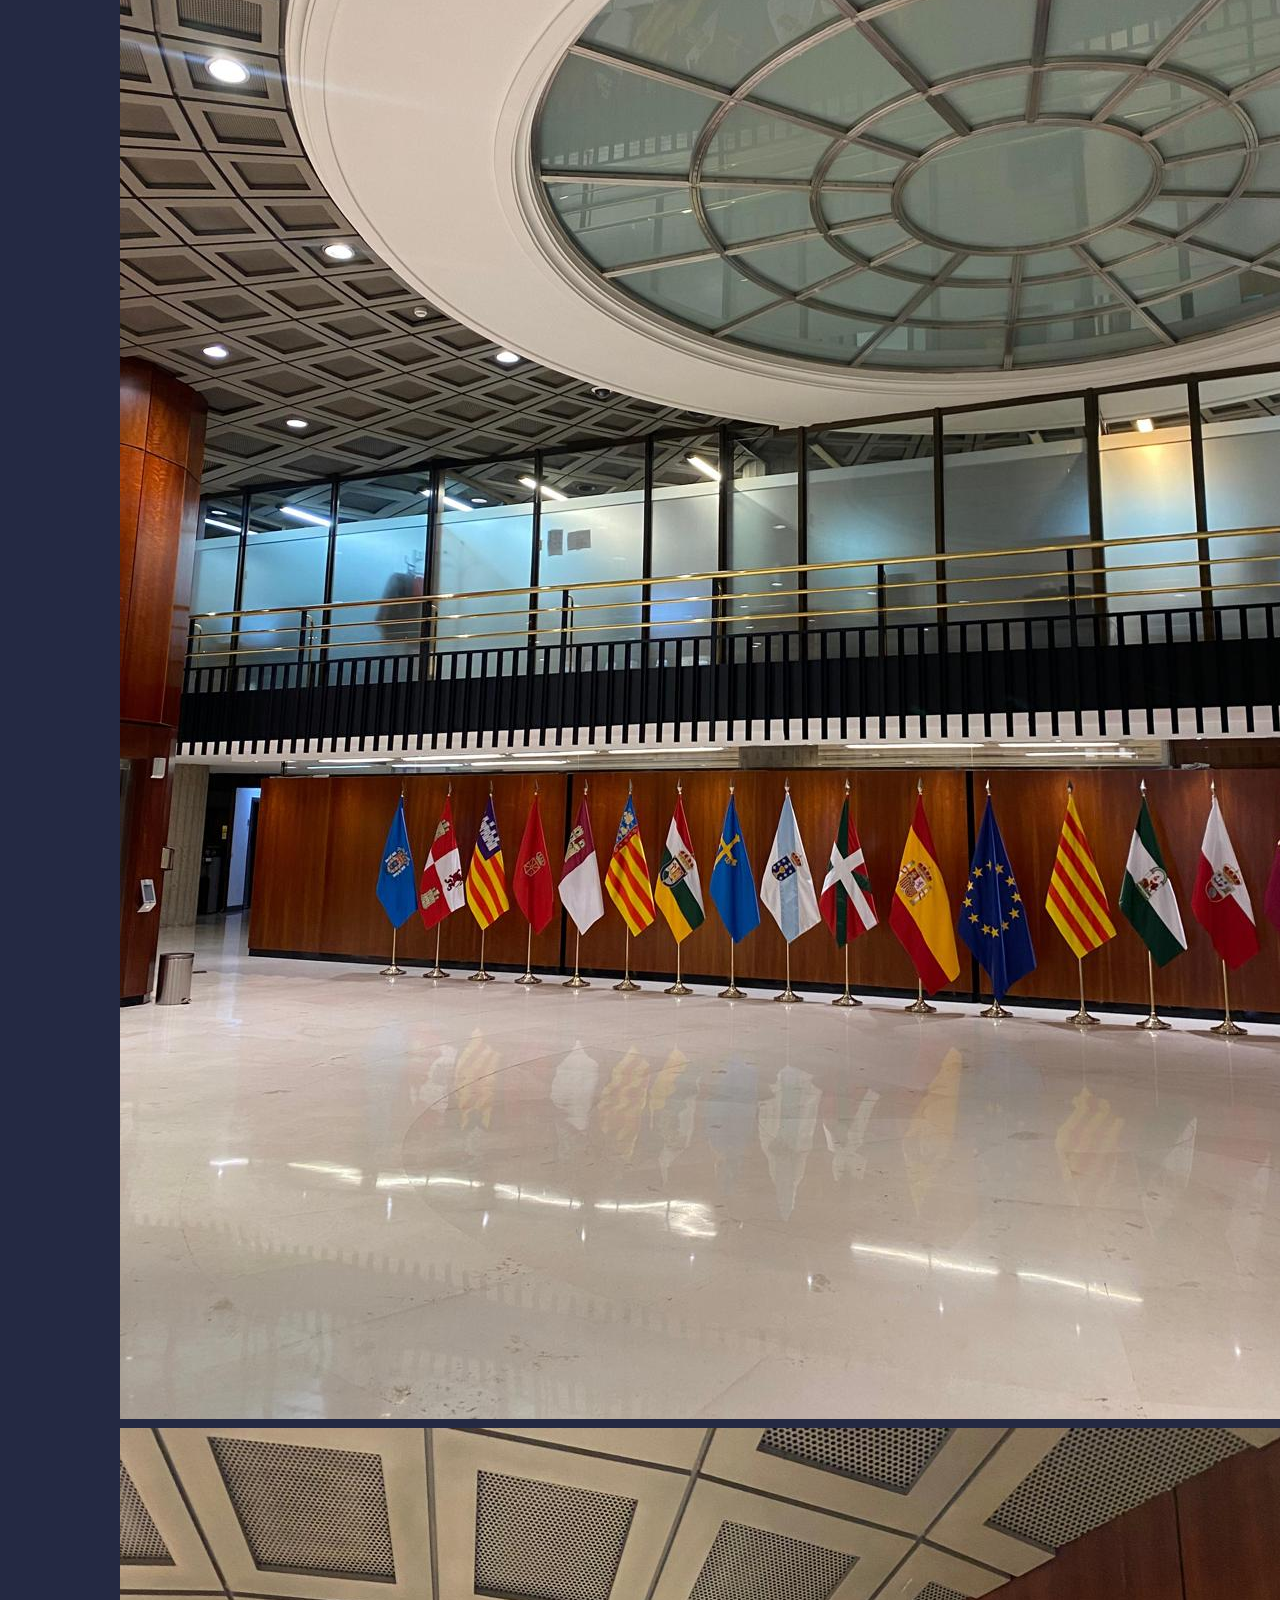
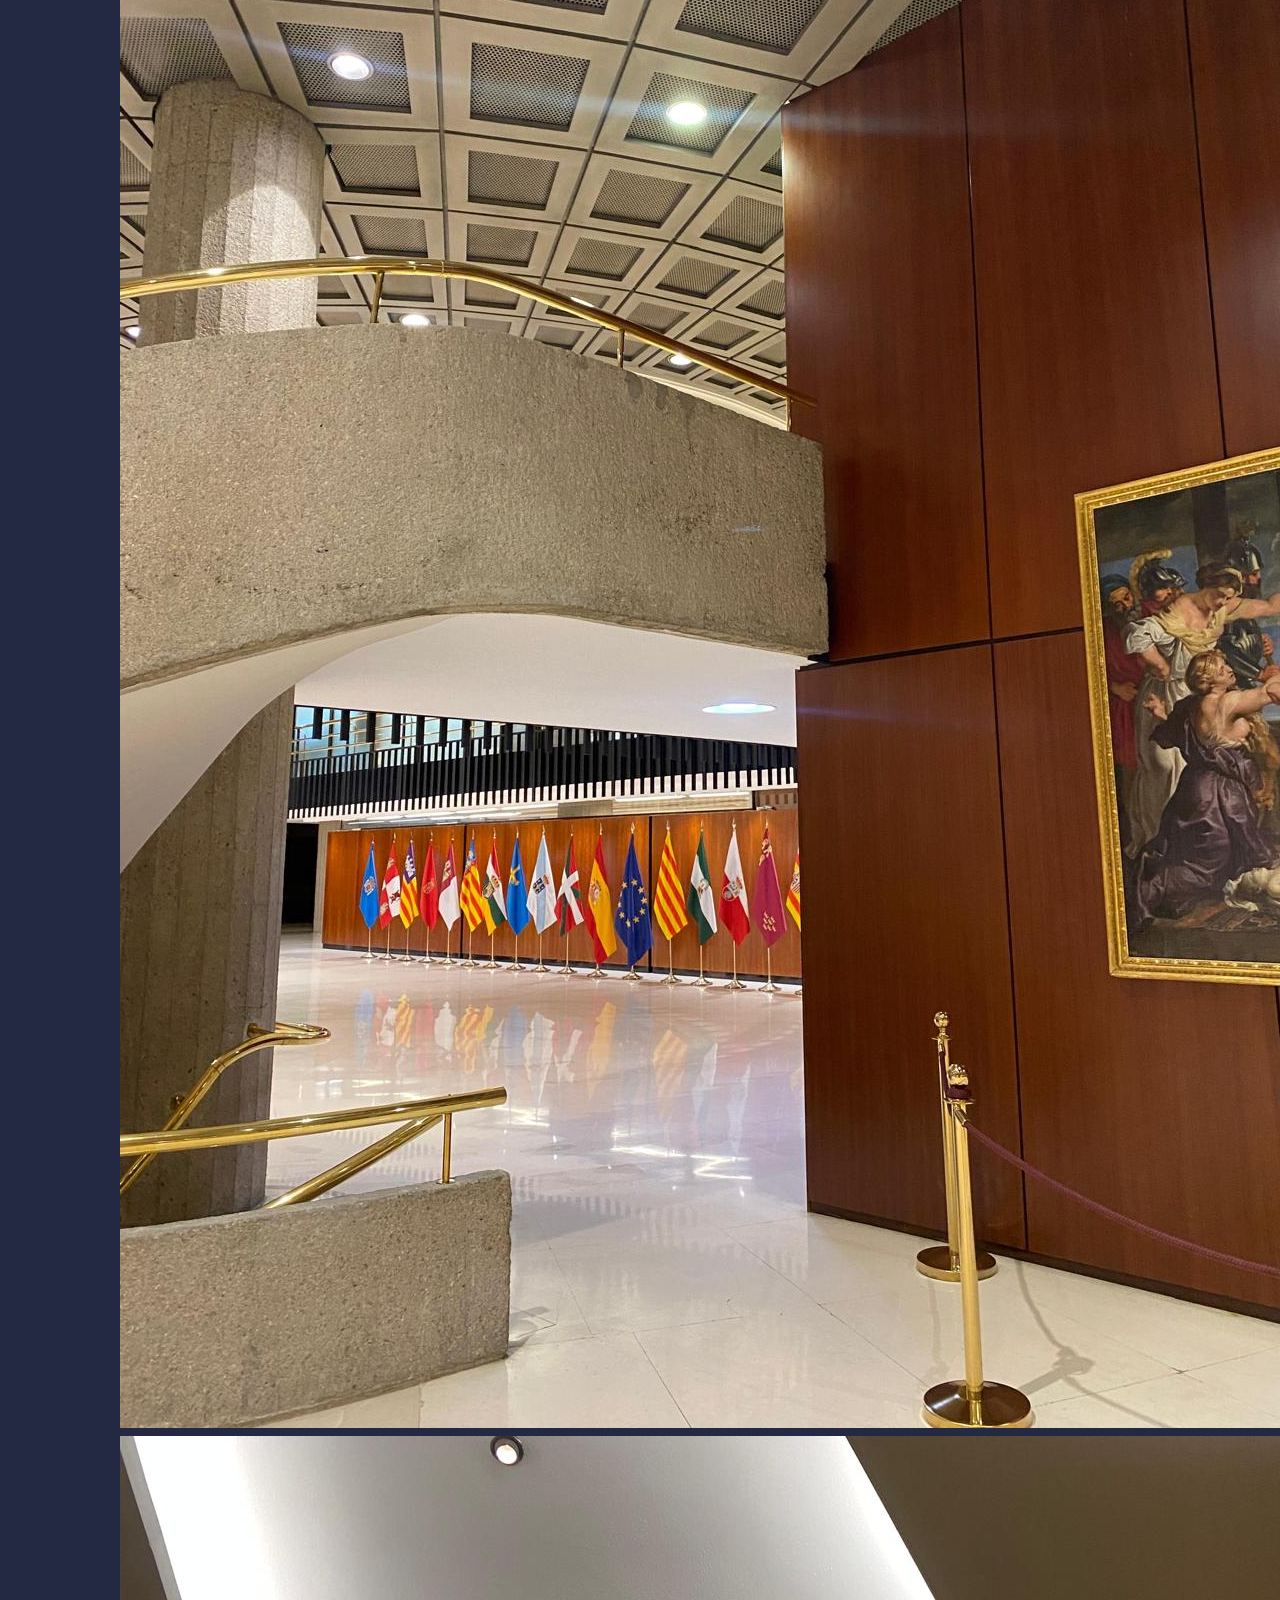
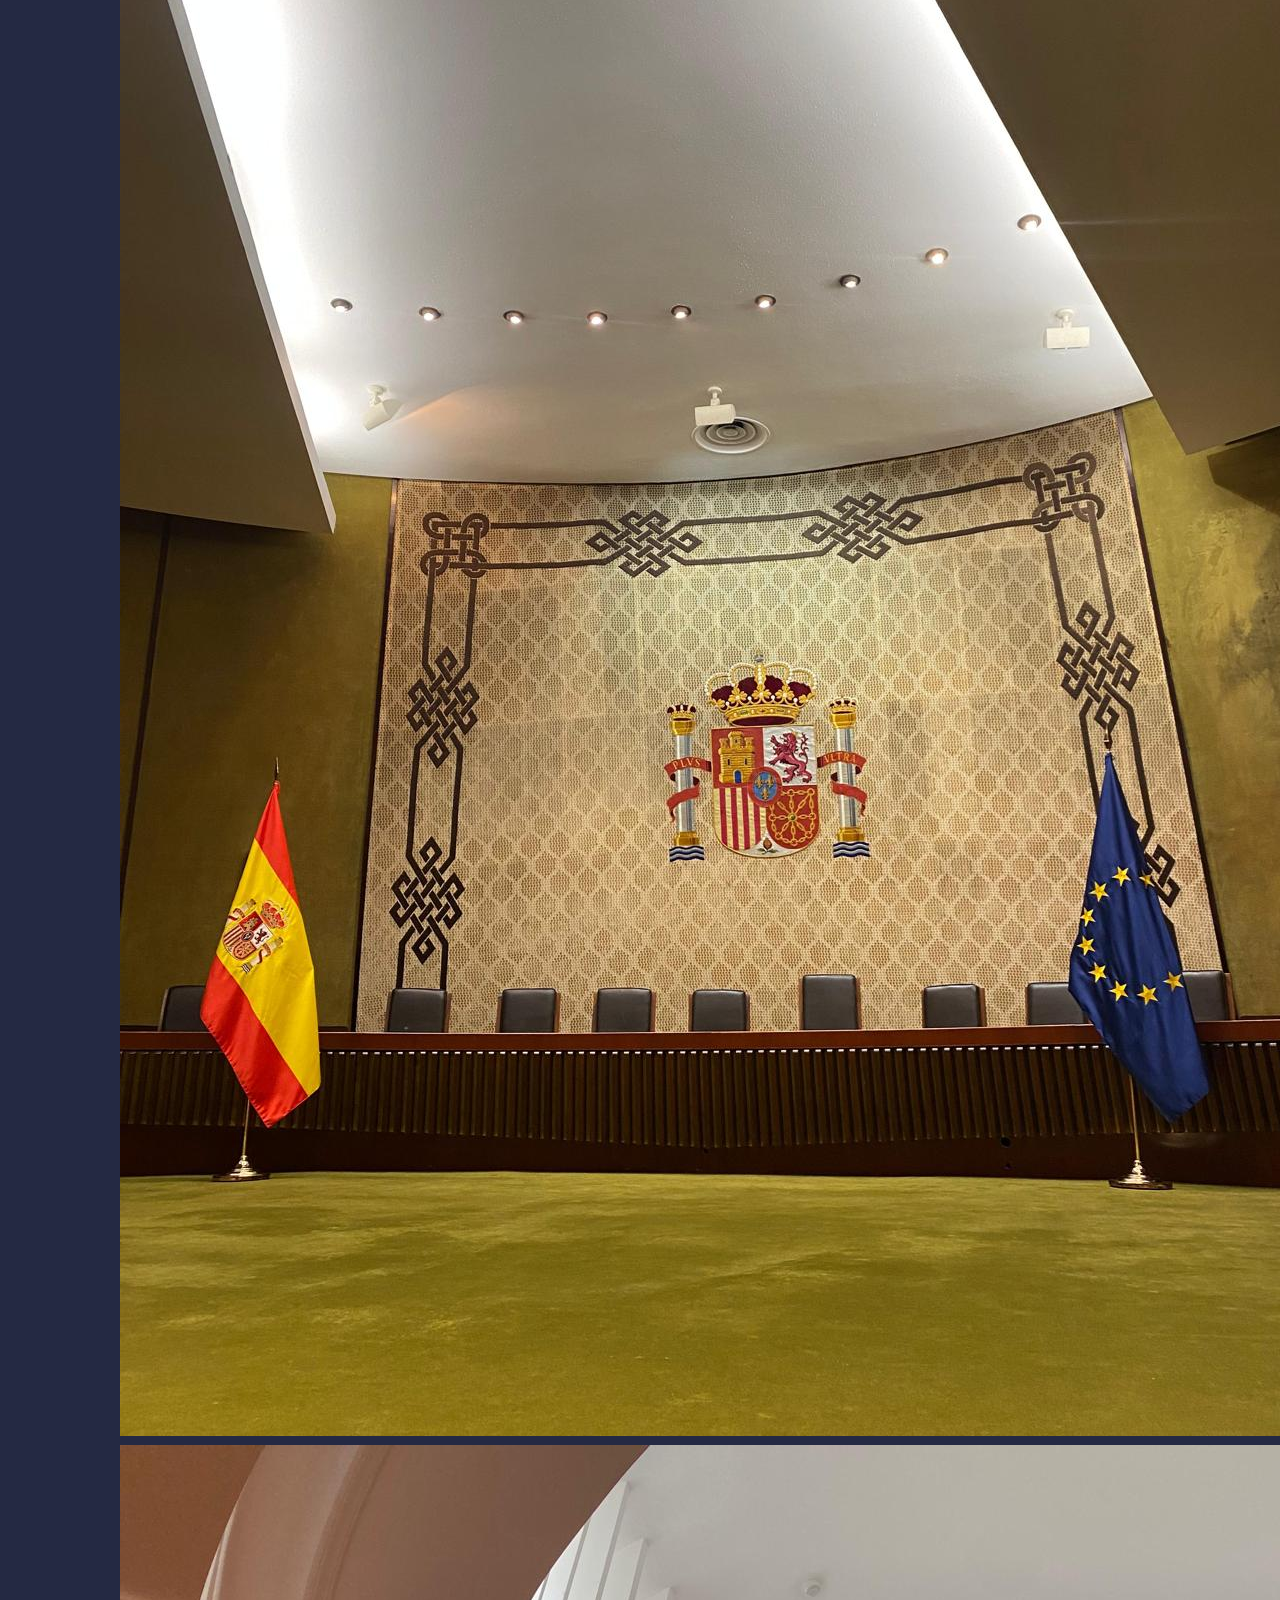
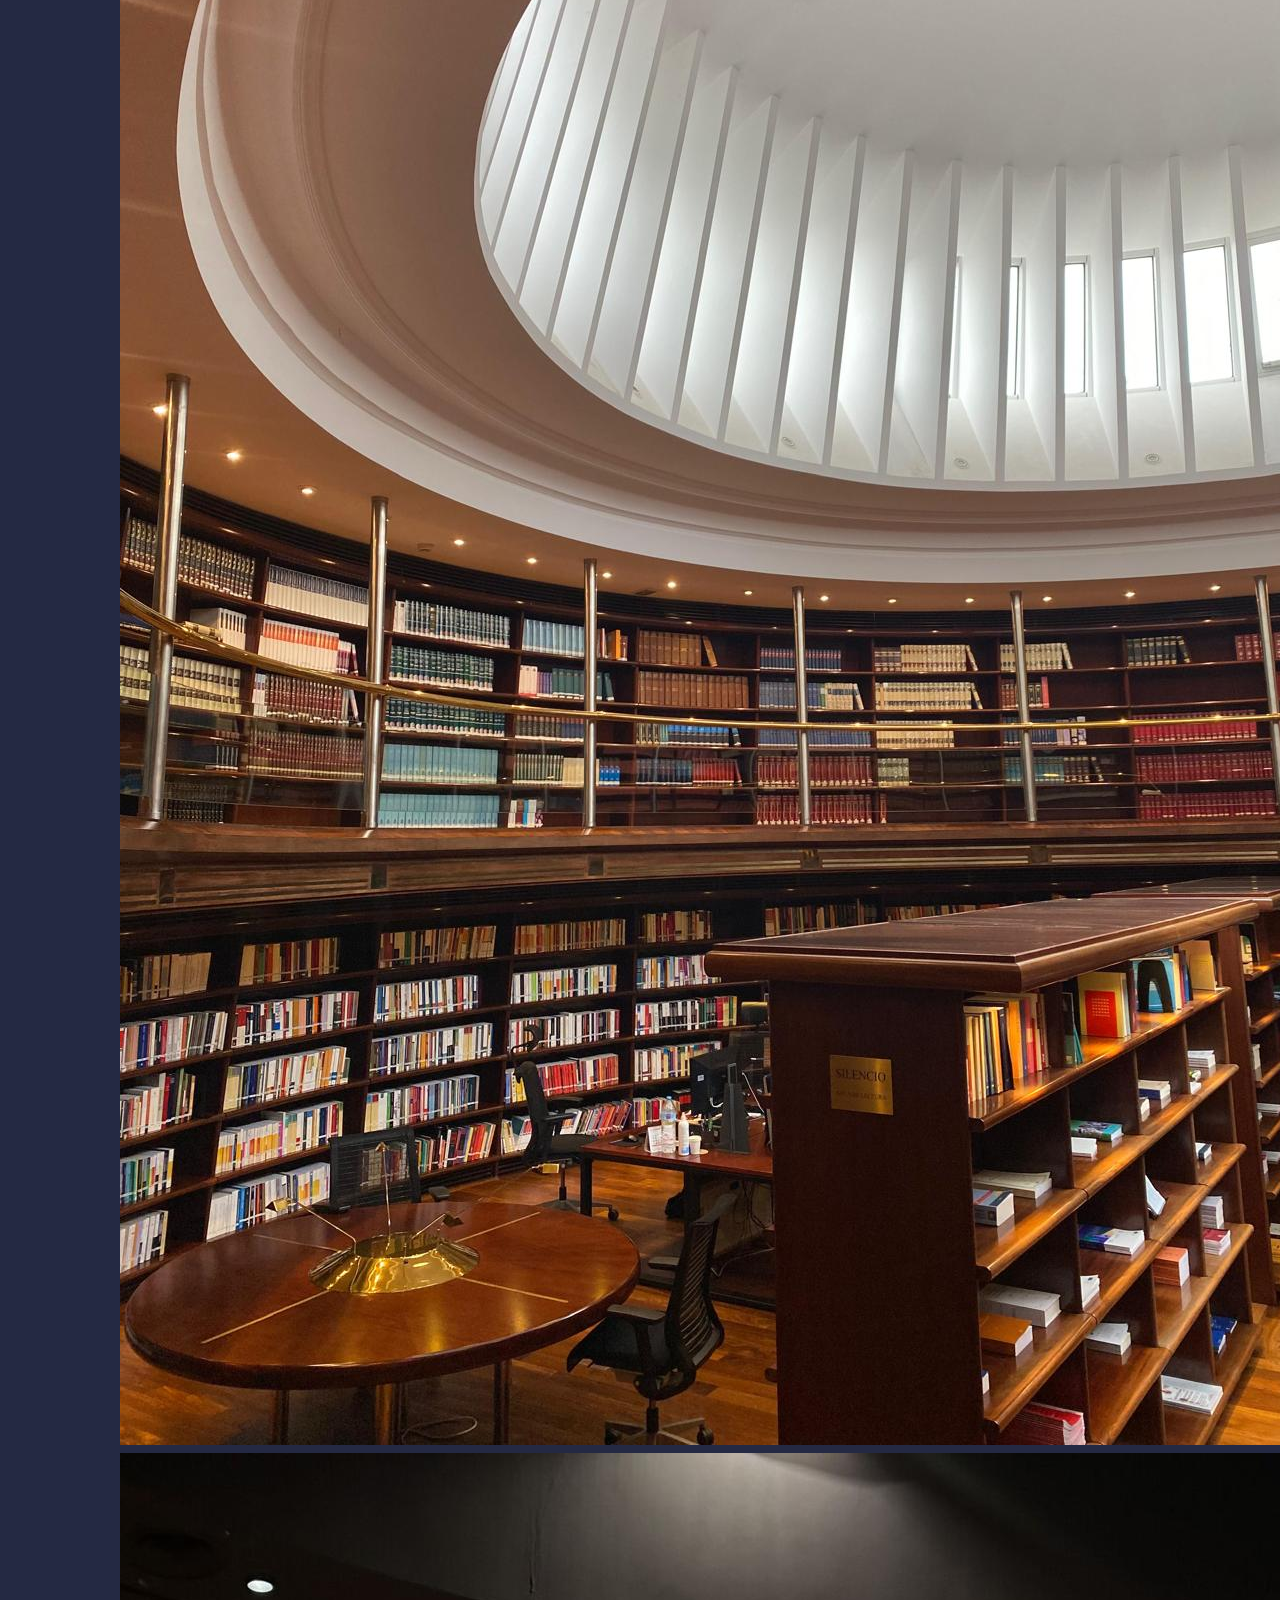
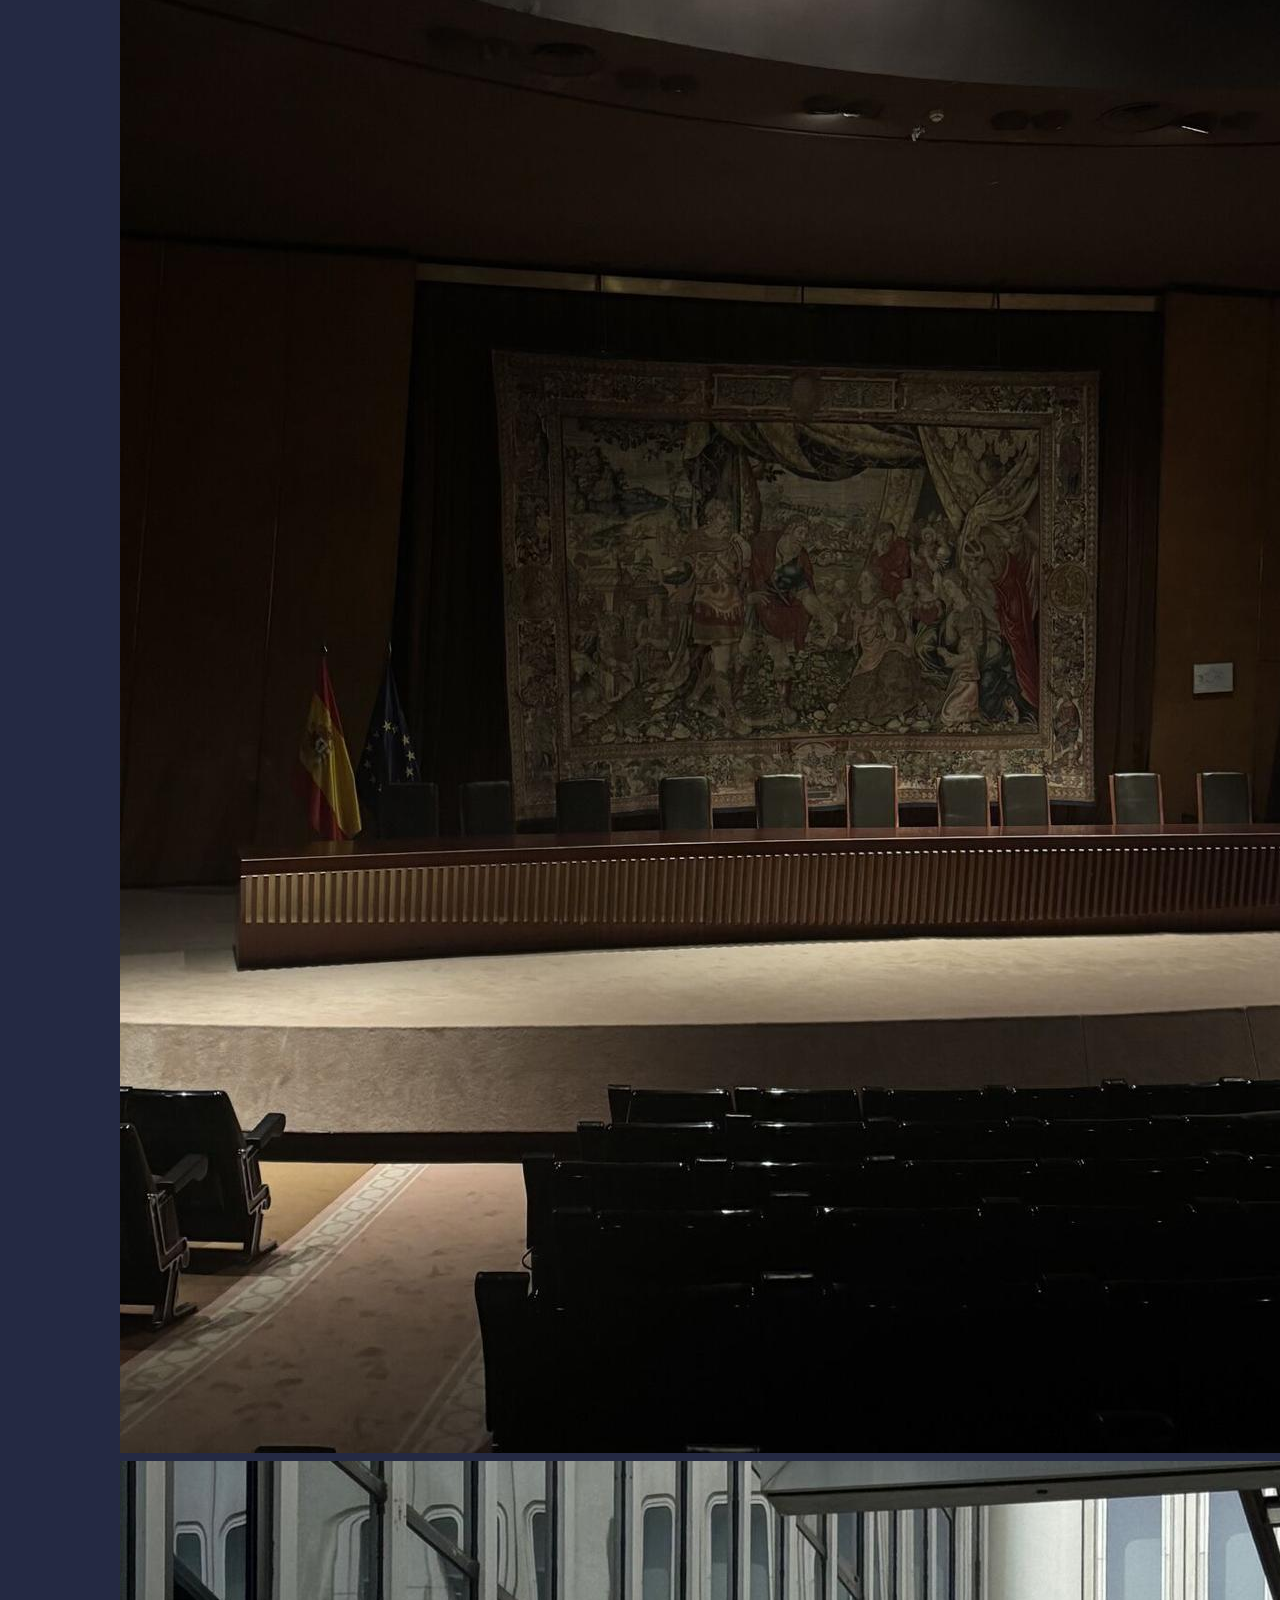
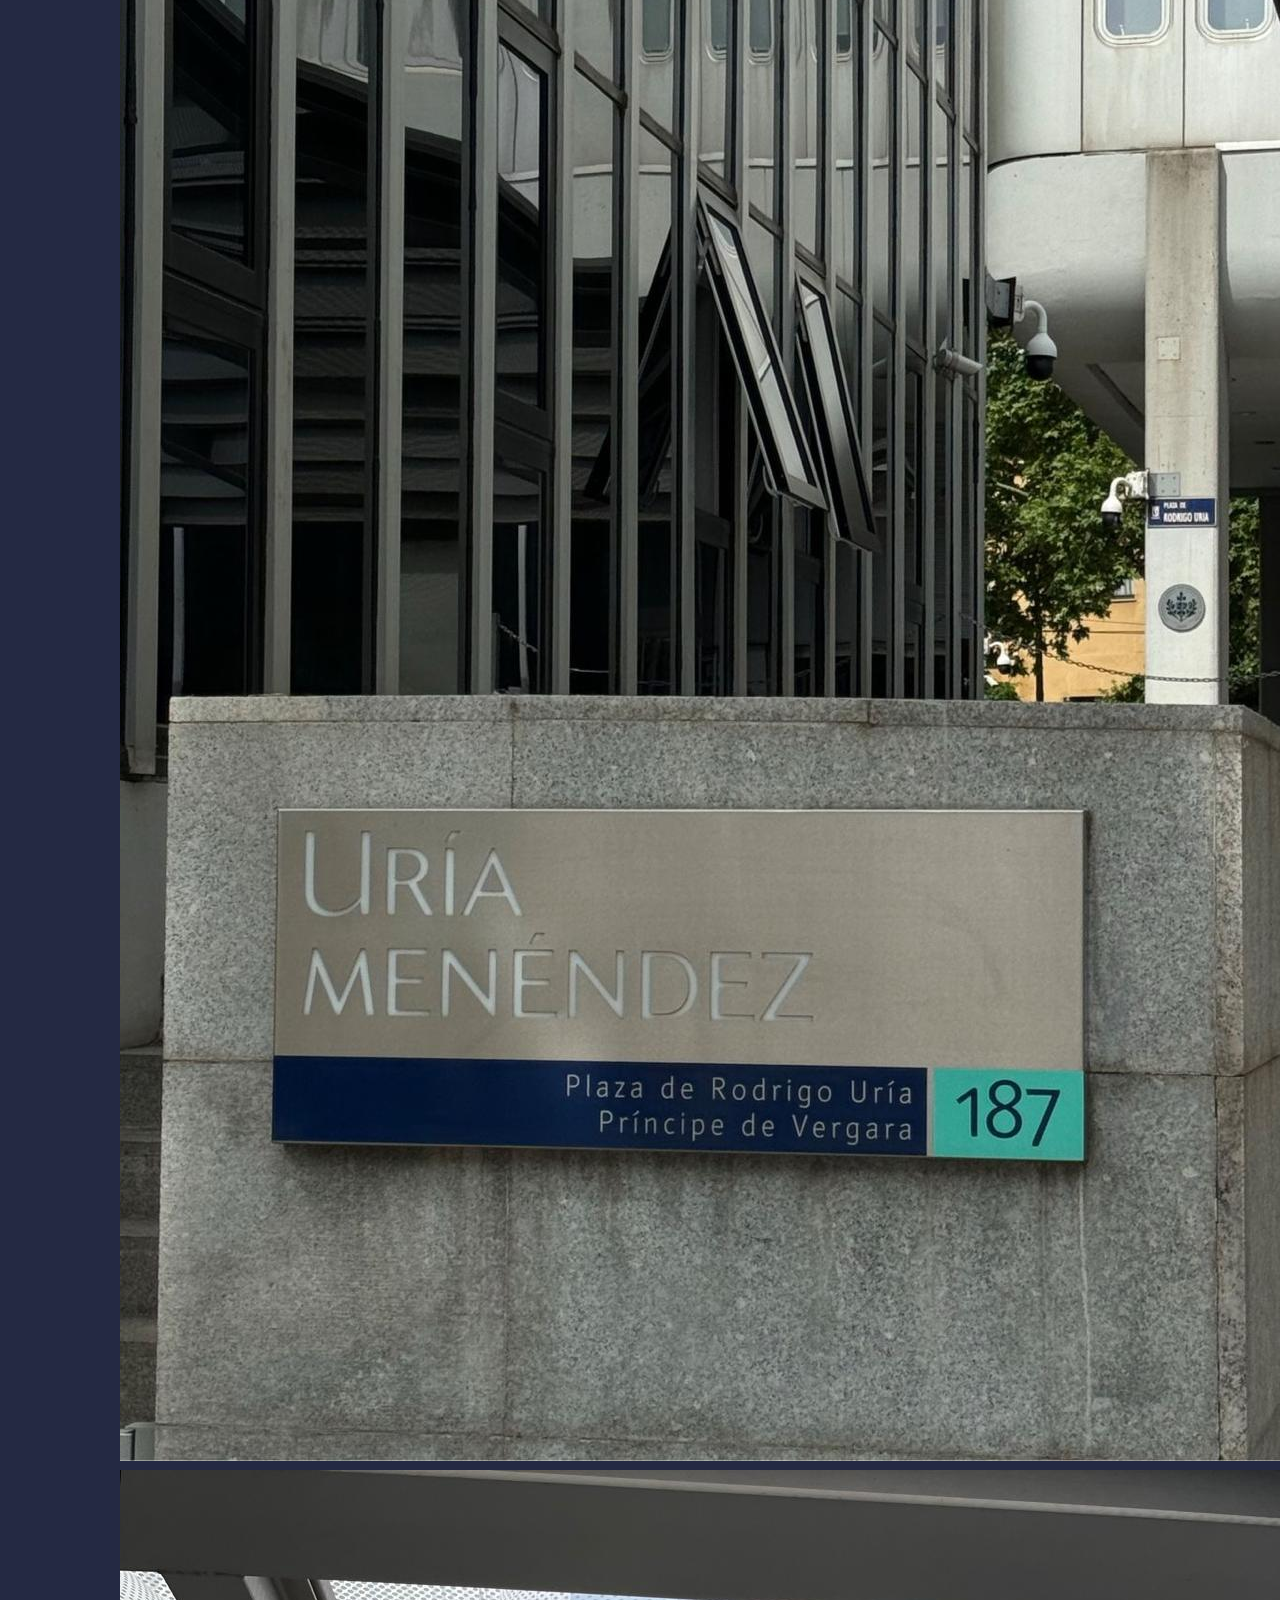
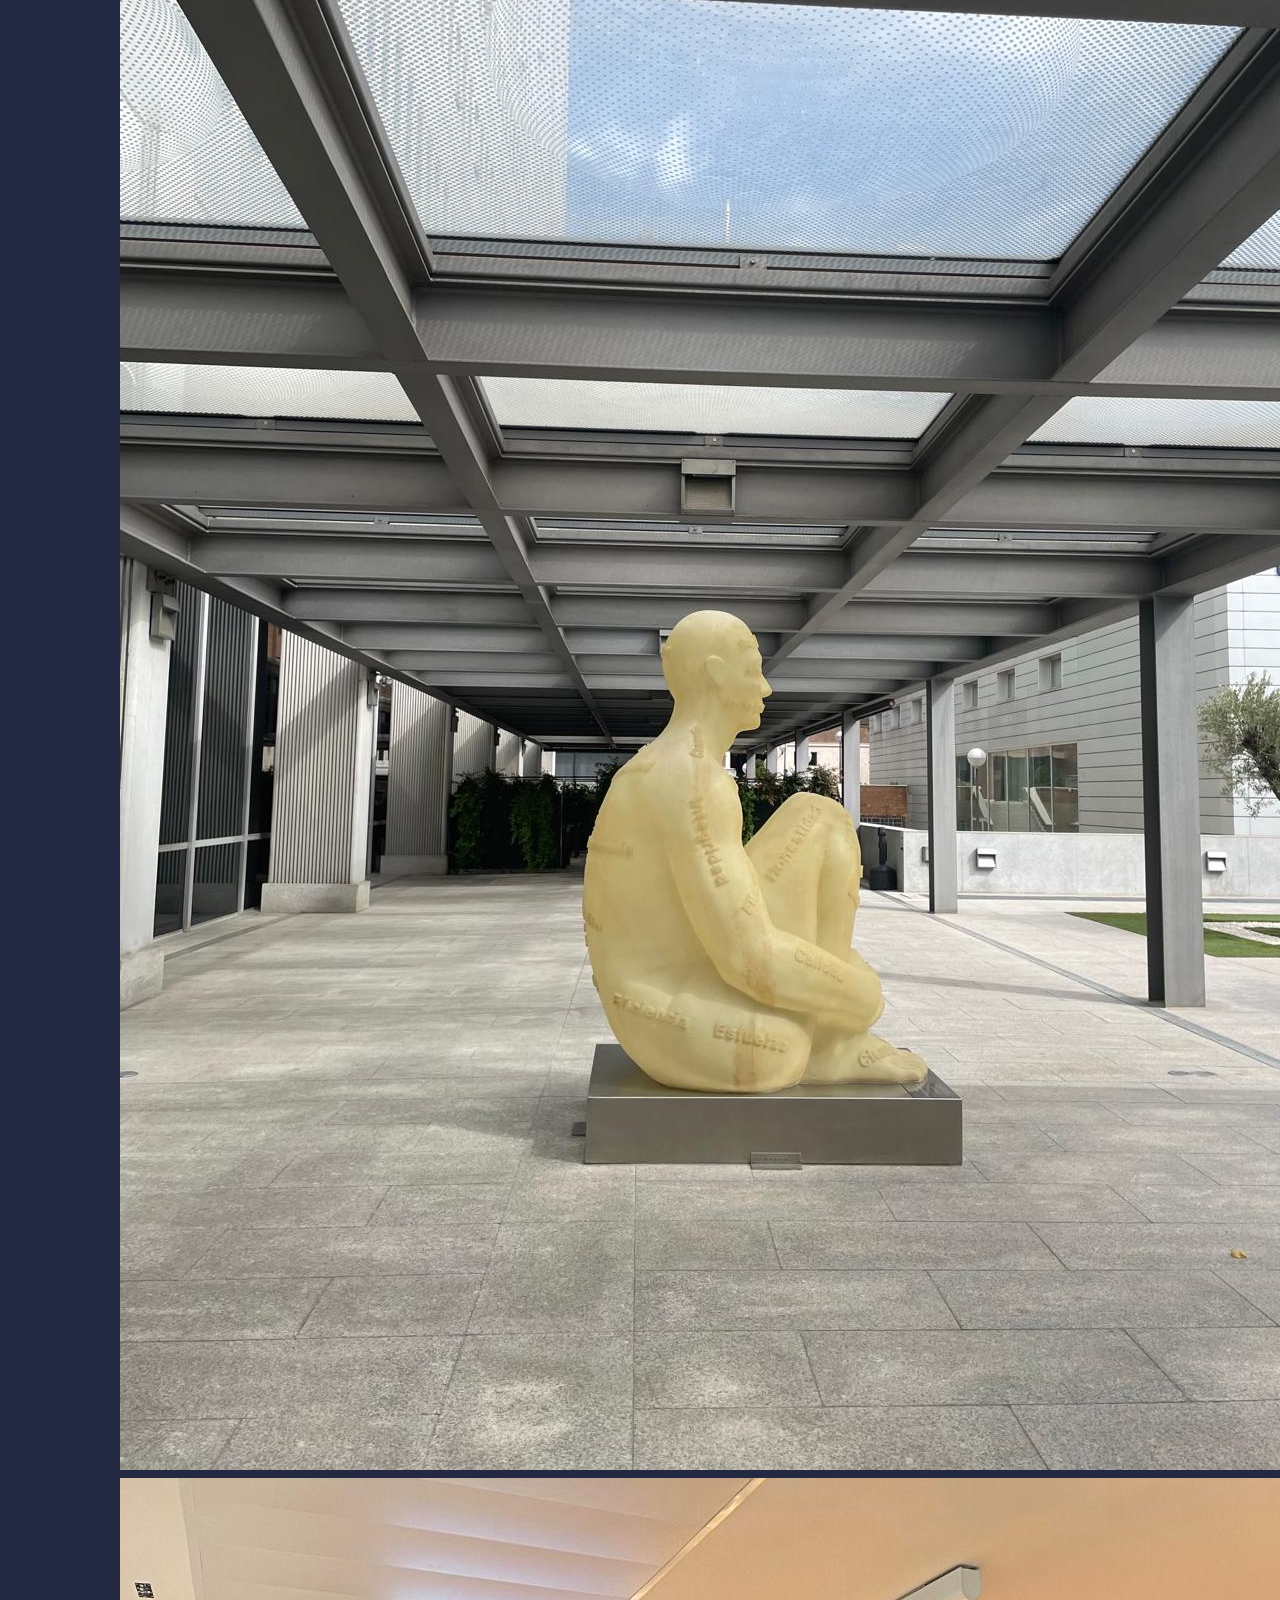
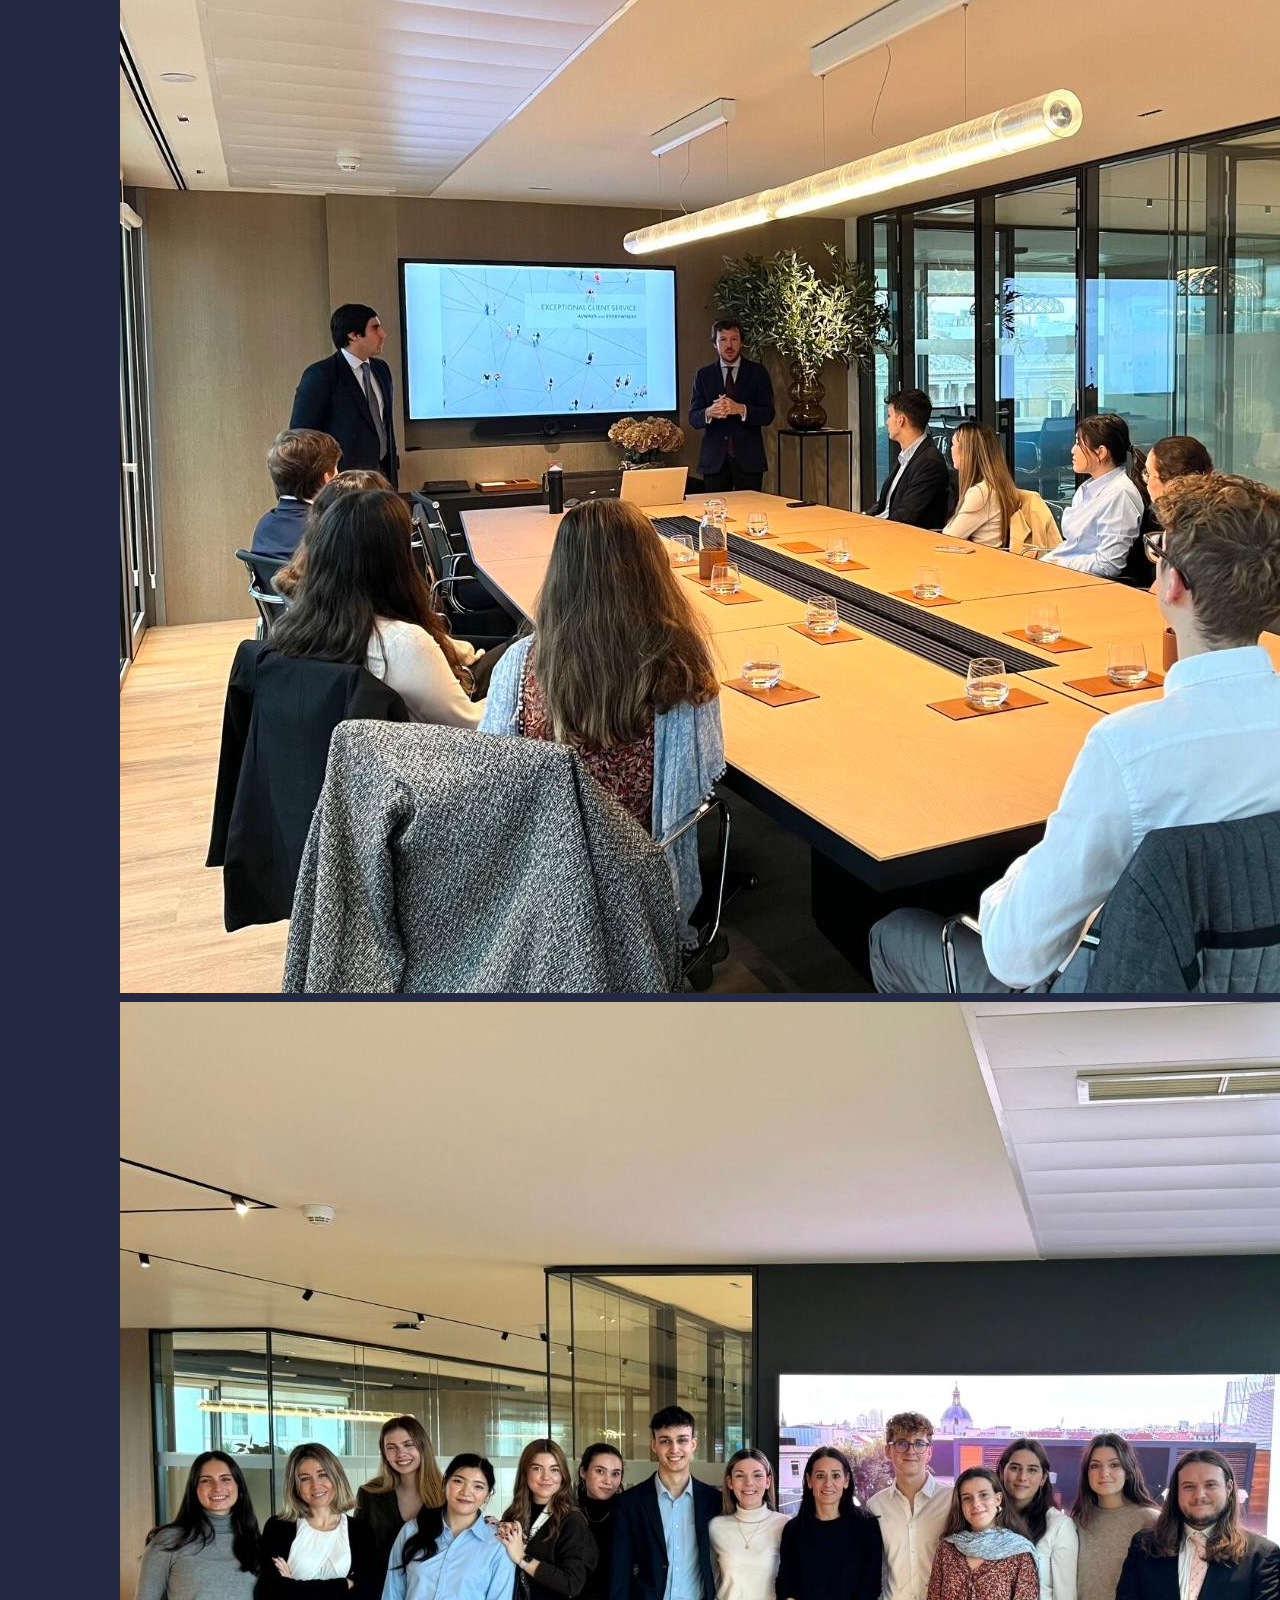
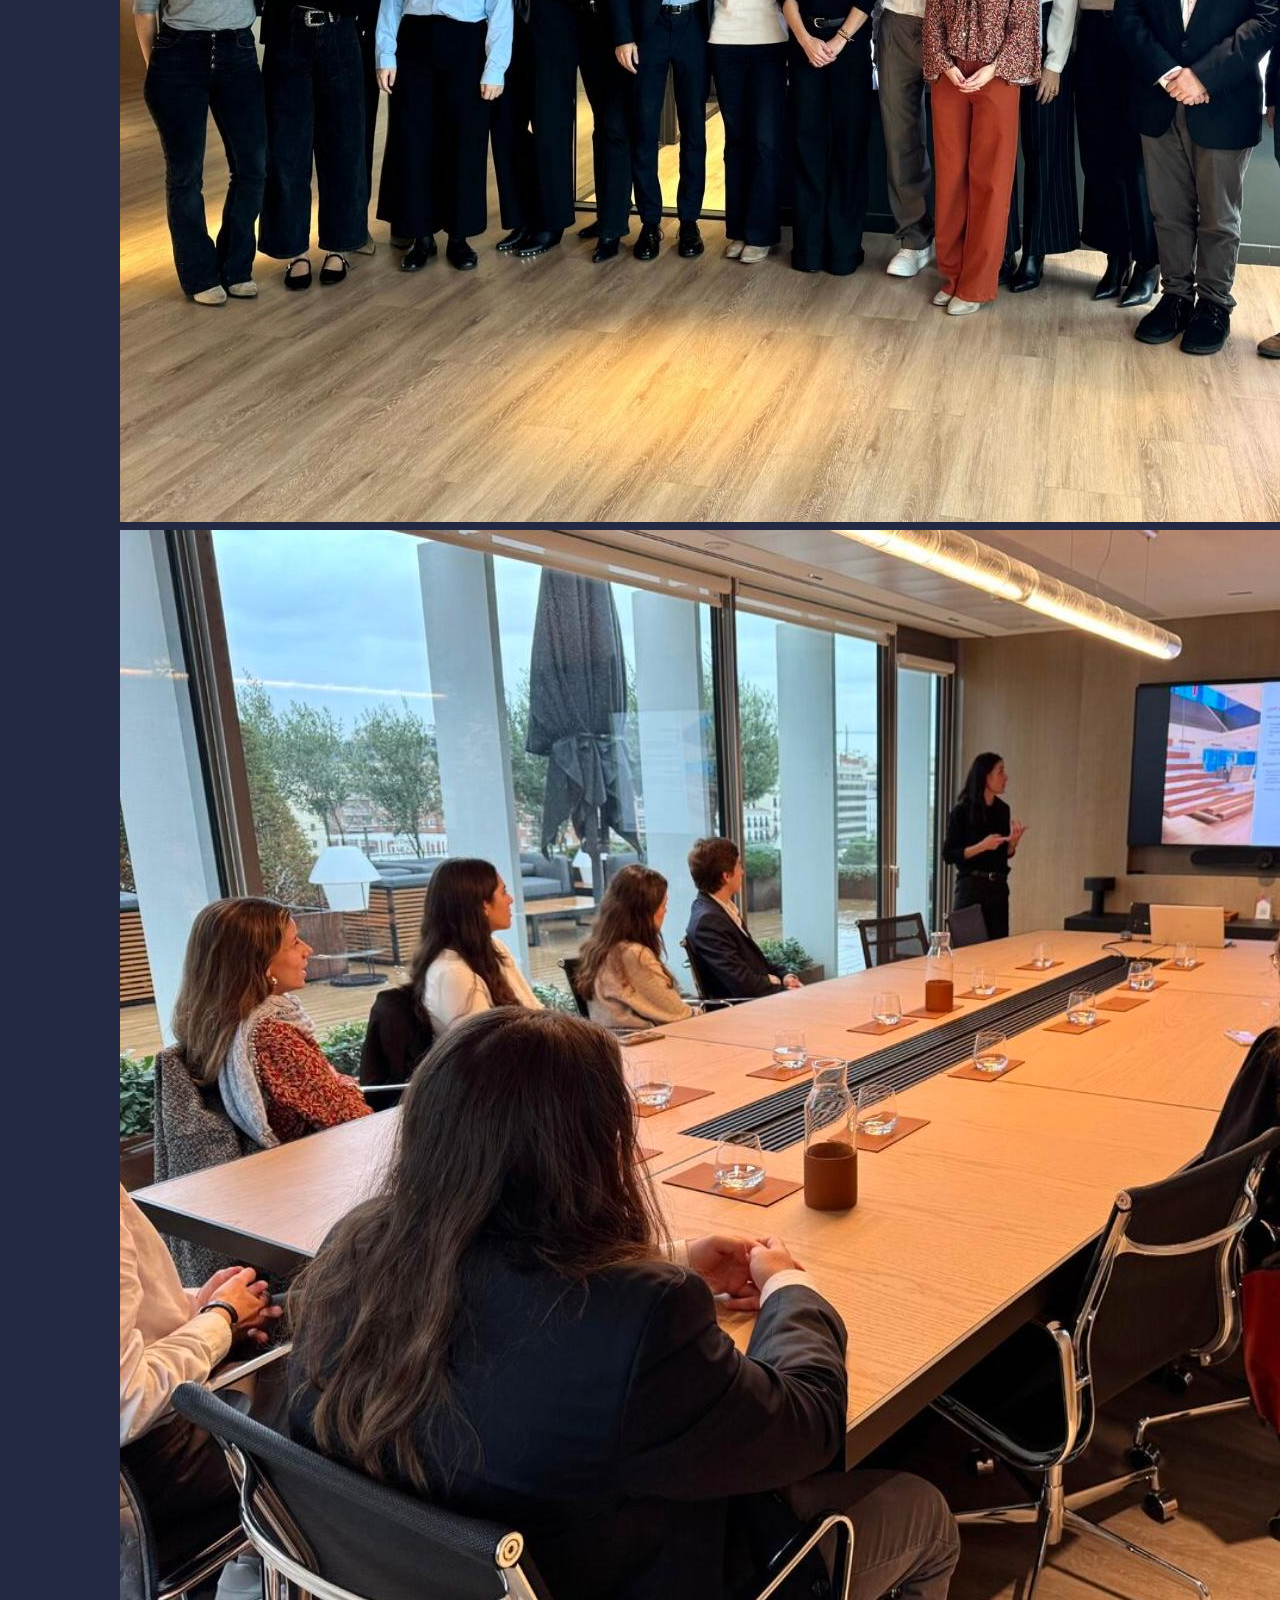
<file: galeria.html>
<!DOCTYPE HTML>
<!--
	Forty by HTML5 UP
	html5up.net | @ajlkn
	Free for personal and commercial use under the CCA 3.0 license (html5up.net/license)
-->
<html>
	<head>
		<title>FAQ - elsamadriduam</title>
		<meta charset="utf-8" />
		<meta name="viewport" content="width=device-width, initial-scale=1, user-scalable=no" />
		<link rel="stylesheet" href="assets/css/main.css" />
		<noscript><link rel="stylesheet" href="assets/css/noscript.css" /></noscript>
	</head>
	<body class="is-preload">

		<!-- Wrapper -->
			<div id="wrapper">

				<!-- Header -->
				<!-- Note: The "styleN" class below should match that of the banner element. -->
					<header id="header" class="alt">
						<a href="index.html" class="logo">
  						<img src="./images/mi-logo.png" alt="Logo de inicio" style="max-height: 70px;">
						</a>
						<nav>
							<a href="#menu">Menu</a>
						</nav>
					</header>

				<!-- Menu -->
					<nav id="menu">
						<ul class="links">
							<li><a href="index.html">Inicio</a></li>
							<li><a href="sobreelsa.html">Sobre ELSA</a></li>
							<li><a href="actividades.html">Actividades</a></li>
							<li><a href="calendario.html">Calendario</a></li>
							<li><a href="mootcourts.html">Moot Courts</a></li>
							<li><a href="galeria.html">Galería</a></li>
							<li><a href="normativa.html">Normativa</a></li>
						</ul>
					</nav>

				<!-- Main -->
					<div id="main" class="alt">

						<!-- One -->
							<section id="one">
								<div class="inner">
									<header class="major">
										<h1>GALERÍA</h1>
									</header>

												<!-- Image -->

												<div class="box alt">
													<div class="gallery-masonry">													
																<img src="images/picgaleria00.jpg" alt="Galería 00" />
																<img src="images/picgaleria01.jpg" alt="Galería 01" />
																<img src="images/picgaleria02.jpg" alt="Galería 02" />
																<img src="images/picgaleria03.jpg" alt="Galería 03" />
																<img src="images/picgaleria04.jpg" alt="Galería 04" />
																<img src="images/picgaleria05.jpg" alt="Galería 05" />
																<img src="images/picgaleria06.jpg" alt="Galería 06" />
																<img src="images/picgaleria07.jpg" alt="Galería 07" />
																<img src="images/picgaleria08.jpg" alt="Galería 08" />
																<img src="images/picgaleria09.jpg" alt="Galería 09" />
																<img src="images/picgaleria10.jpg" alt="Galería 10" />
																<img src="images/picgaleria11.jpg" alt="Galería 11" />
																<img src="images/picgaleria12.jpg" alt="Galería 12" />
																<img src="images/picgaleria13.jpg" alt="Galería 13" />
														</div>
													</div>
											
											</div>
										</div>

								</div>
						
				<!-- Contact -->

				<section id="contact">
						<div class="inner">
							<section>
								<form action="https://formsubmit.co/marketing.madriduam@es.elsa.org" method="POST">
									<div class="fields">
										<div class="field half">
											<label for="name">Nombre y apellidos</label>
											<input type="text" name="name" id="name" />
										</div>
										<div class="field half">
											<label for="email">Tu correo</label>
											<input type="text" name="email" id="email" />
										</div>
										<div class="field">
											<label for="message">Mensaje</label>
											<textarea name="message" id="message" rows="6"></textarea>
										</div>
									</div>
									<ul class="actions">
										<li><input type="submit" value="Enviar mensaje" class="primary" /></li>
										<li><input type="reset" value="Limpiar" /></li>
									</ul>
								</form>
							</section>
							<section class="split">
								<section>
									<div class="contact-method">
										<span class="icon solid alt fa-envelope"></span>
										<h3>Email</h3>
										<a href="#">president.madriduam@es.elsa.org</a>
									</div>
								</section>
	
								<section>
									<div class="contact-method">
										<span class="icon solid alt fa-home"></span>
										<h3>Sede central</h3>
										<span>Facultad de Derecho de la Universidad Autónoma de Madrid<br />
										C/Kelsen 1, Ciudad Universitaria Cantoblanco<br />
										28049, Madrid, España</span>
									</div>
								</section>
							</section>
						</div>
					</section>

				<!-- Footer -->
					
					<footer id="footer">
						<div class="inner">
							<ul class="icons">
								<li><a href="https://www.instagram.com/elsa.uam?utm_source=ig_web_button_share_sheet&igsh=ZDNlZDc0MzIxNw==" class="icon brands alt fa-instagram"><span class="label">Instagram</span></a></li>
								<li><a href="https://www.linkedin.com/company/elsa-madrid-uam/" class="icon brands alt fa-linkedin-in"><span class="label">LinkedIn</span></a></li>
								<li><a href="#" class="icon brands alt fa-github"><span class="label">GitHub</span></a></li>

							</ul>
							<ul class="copyright">
								<li>&copy; 2025 ELSA Madrid UAM</li><li>Design: <a href="https://html5up.net">HTML5 UP</a></li>
							</ul>
						</div>
					</footer>

			</div>

		<!-- Scripts -->
			<script src="assets/js/jquery.min.js"></script>
			<script src="assets/js/jquery.scrolly.min.js"></script>
			<script src="assets/js/jquery.scrollex.min.js"></script>
			<script src="assets/js/browser.min.js"></script>
			<script src="assets/js/breakpoints.min.js"></script>
			<script src="assets/js/util.js"></script>
			<script src="assets/js/main.js"></script>

	</body>
</html>
</file>
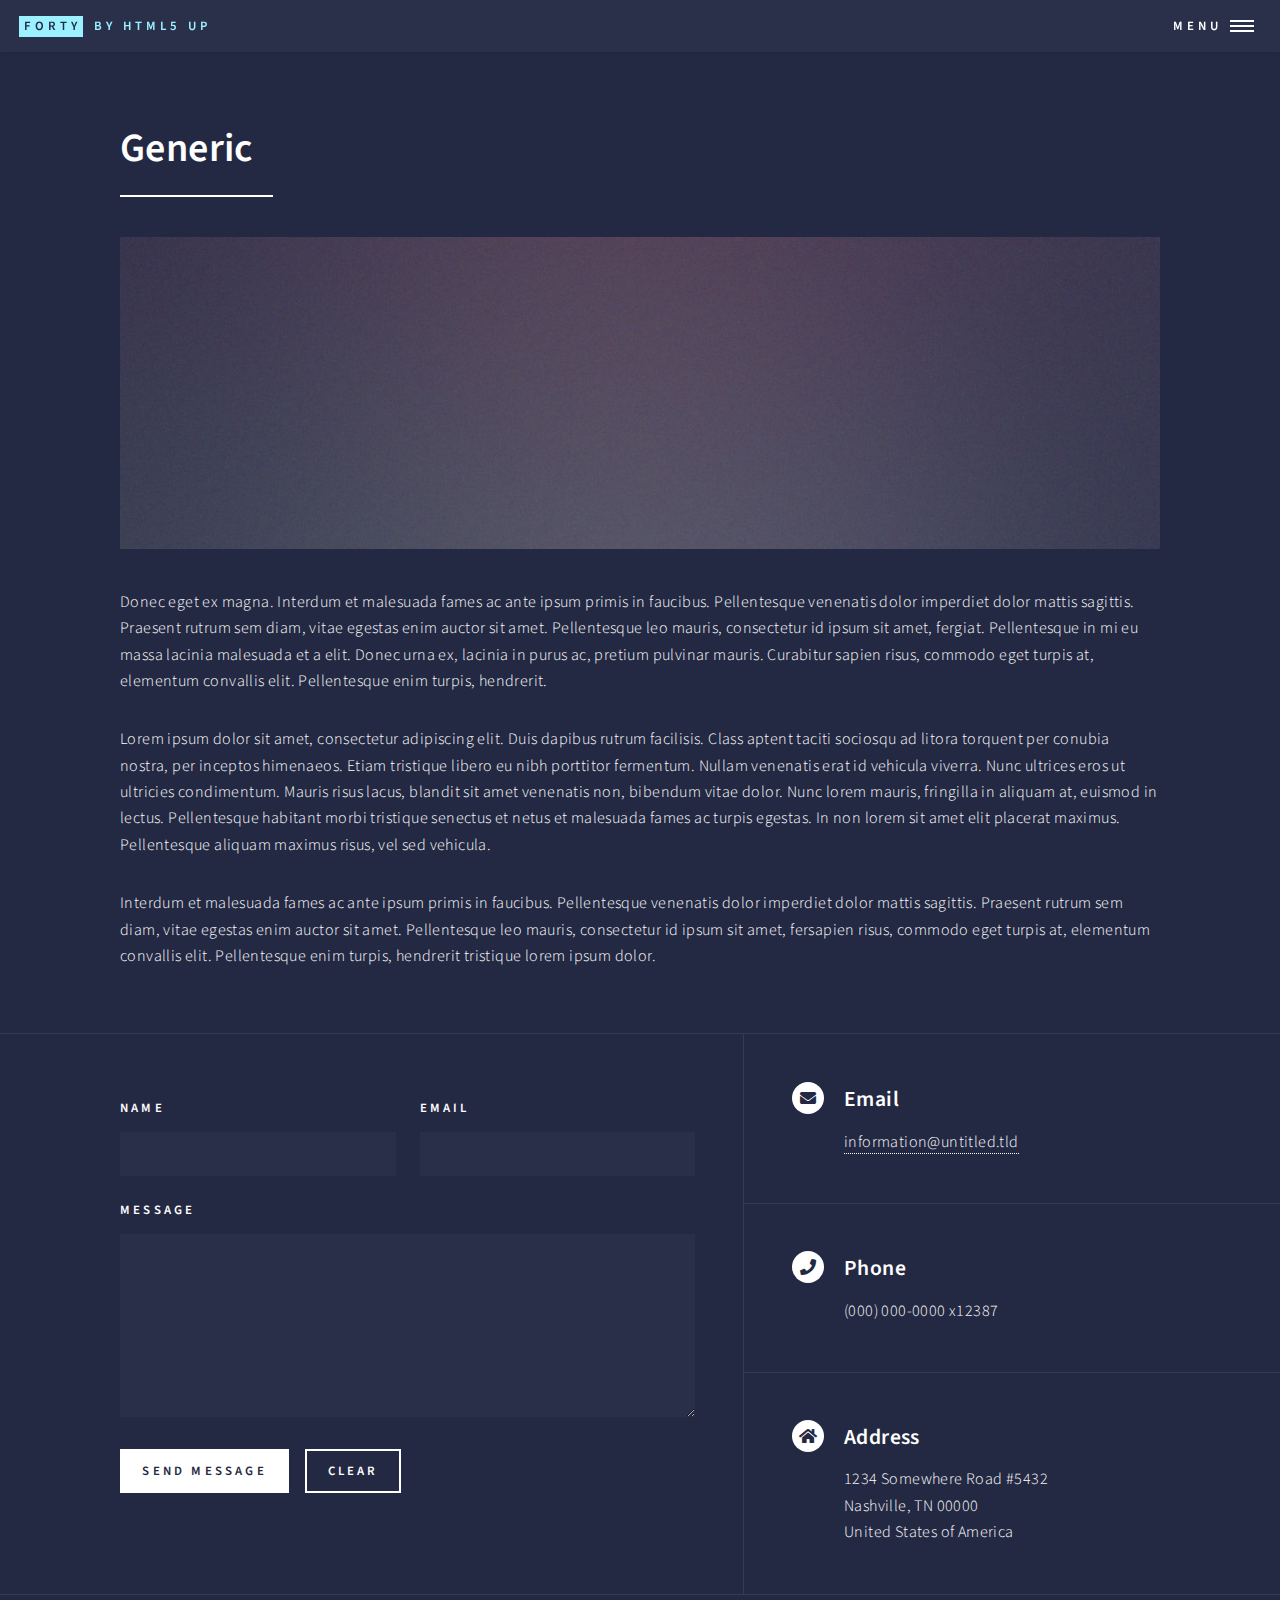
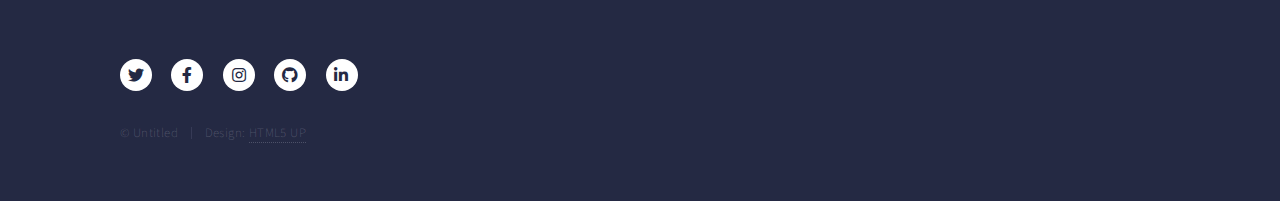
<file: generic.html>
<!DOCTYPE HTML>
<!--
	Forty by HTML5 UP
	html5up.net | @ajlkn
	Free for personal and commercial use under the CCA 3.0 license (html5up.net/license)
-->
<html>
	<head>
		<title>Generic - Forty by HTML5 UP</title>
		<meta charset="utf-8" />
		<meta name="viewport" content="width=device-width, initial-scale=1, user-scalable=no" />
		<link rel="stylesheet" href="assets/css/main.css" />
		<noscript><link rel="stylesheet" href="assets/css/noscript.css" /></noscript>
	</head>
	<body class="is-preload">

		<!-- Wrapper -->
			<div id="wrapper">

				<!-- Header -->
					<header id="header">
						<a href="index.html" class="logo"><strong>Forty</strong> <span>by HTML5 UP</span></a>
						<nav>
							<a href="#menu">Menu</a>
						</nav>
					</header>

				<!-- Menu -->
					<nav id="menu">
						<ul class="links">
							<li><a href="index.html">Home</a></li>
							<li><a href="landing.html">Landing</a></li>
							<li><a href="generic.html">Generic</a></li>
							<li><a href="elements.html">Elements</a></li>
						</ul>
						<ul class="actions stacked">
							<li><a href="#" class="button primary fit">Get Started</a></li>
							<li><a href="#" class="button fit">Log In</a></li>
						</ul>
					</nav>

				<!-- Main -->
					<div id="main" class="alt">

						<!-- One -->
							<section id="one">
								<div class="inner">
									<header class="major">
										<h1>Generic</h1>
									</header>
									<span class="image main"><img src="images/pic11.jpg" alt="" /></span>
									<p>Donec eget ex magna. Interdum et malesuada fames ac ante ipsum primis in faucibus. Pellentesque venenatis dolor imperdiet dolor mattis sagittis. Praesent rutrum sem diam, vitae egestas enim auctor sit amet. Pellentesque leo mauris, consectetur id ipsum sit amet, fergiat. Pellentesque in mi eu massa lacinia malesuada et a elit. Donec urna ex, lacinia in purus ac, pretium pulvinar mauris. Curabitur sapien risus, commodo eget turpis at, elementum convallis elit. Pellentesque enim turpis, hendrerit.</p>
									<p>Lorem ipsum dolor sit amet, consectetur adipiscing elit. Duis dapibus rutrum facilisis. Class aptent taciti sociosqu ad litora torquent per conubia nostra, per inceptos himenaeos. Etiam tristique libero eu nibh porttitor fermentum. Nullam venenatis erat id vehicula viverra. Nunc ultrices eros ut ultricies condimentum. Mauris risus lacus, blandit sit amet venenatis non, bibendum vitae dolor. Nunc lorem mauris, fringilla in aliquam at, euismod in lectus. Pellentesque habitant morbi tristique senectus et netus et malesuada fames ac turpis egestas. In non lorem sit amet elit placerat maximus. Pellentesque aliquam maximus risus, vel sed vehicula.</p>
									<p>Interdum et malesuada fames ac ante ipsum primis in faucibus. Pellentesque venenatis dolor imperdiet dolor mattis sagittis. Praesent rutrum sem diam, vitae egestas enim auctor sit amet. Pellentesque leo mauris, consectetur id ipsum sit amet, fersapien risus, commodo eget turpis at, elementum convallis elit. Pellentesque enim turpis, hendrerit tristique lorem ipsum dolor.</p>
								</div>
							</section>

					</div>

				<!-- Contact -->
					<section id="contact">
						<div class="inner">
							<section>
								<form method="post" action="#">
									<div class="fields">
										<div class="field half">
											<label for="name">Name</label>
											<input type="text" name="name" id="name" />
										</div>
										<div class="field half">
											<label for="email">Email</label>
											<input type="text" name="email" id="email" />
										</div>
										<div class="field">
											<label for="message">Message</label>
											<textarea name="message" id="message" rows="6"></textarea>
										</div>
									</div>
									<ul class="actions">
										<li><input type="submit" value="Send Message" class="primary" /></li>
										<li><input type="reset" value="Clear" /></li>
									</ul>
								</form>
							</section>
							<section class="split">
								<section>
									<div class="contact-method">
										<span class="icon solid alt fa-envelope"></span>
										<h3>Email</h3>
										<a href="#">information@untitled.tld</a>
									</div>
								</section>
								<section>
									<div class="contact-method">
										<span class="icon solid alt fa-phone"></span>
										<h3>Phone</h3>
										<span>(000) 000-0000 x12387</span>
									</div>
								</section>
								<section>
									<div class="contact-method">
										<span class="icon solid alt fa-home"></span>
										<h3>Address</h3>
										<span>1234 Somewhere Road #5432<br />
										Nashville, TN 00000<br />
										United States of America</span>
									</div>
								</section>
							</section>
						</div>
					</section>

				<!-- Footer -->
					<footer id="footer">
						<div class="inner">
							<ul class="icons">
								<li><a href="#" class="icon brands alt fa-twitter"><span class="label">Twitter</span></a></li>
								<li><a href="#" class="icon brands alt fa-facebook-f"><span class="label">Facebook</span></a></li>
								<li><a href="#" class="icon brands alt fa-instagram"><span class="label">Instagram</span></a></li>
								<li><a href="#" class="icon brands alt fa-github"><span class="label">GitHub</span></a></li>
								<li><a href="#" class="icon brands alt fa-linkedin-in"><span class="label">LinkedIn</span></a></li>
							</ul>
							<ul class="copyright">
								<li>&copy; Untitled</li><li>Design: <a href="https://html5up.net">HTML5 UP</a></li>
							</ul>
						</div>
					</footer>

			</div>

		<!-- Scripts -->
			<script src="assets/js/jquery.min.js"></script>
			<script src="assets/js/jquery.scrolly.min.js"></script>
			<script src="assets/js/jquery.scrollex.min.js"></script>
			<script src="assets/js/browser.min.js"></script>
			<script src="assets/js/breakpoints.min.js"></script>
			<script src="assets/js/util.js"></script>
			<script src="assets/js/main.js"></script>

	</body>
</html>
</file>
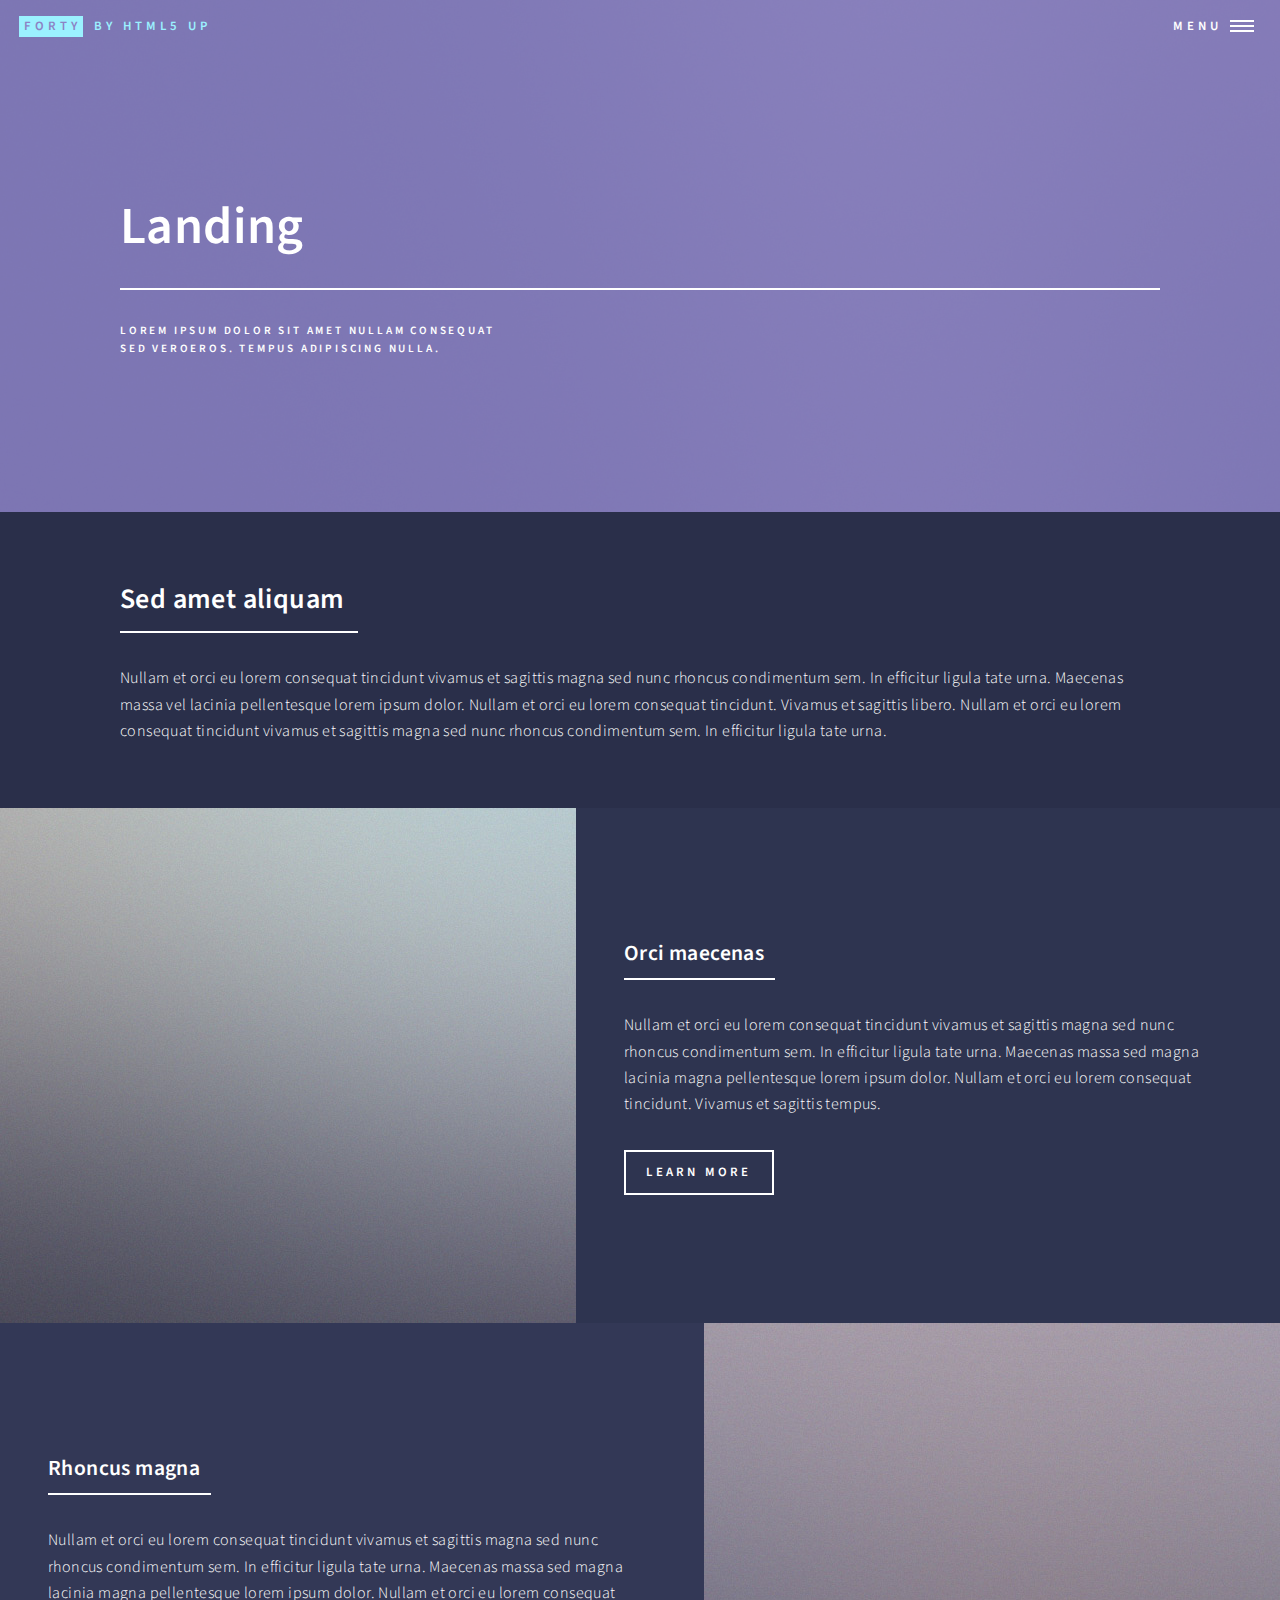
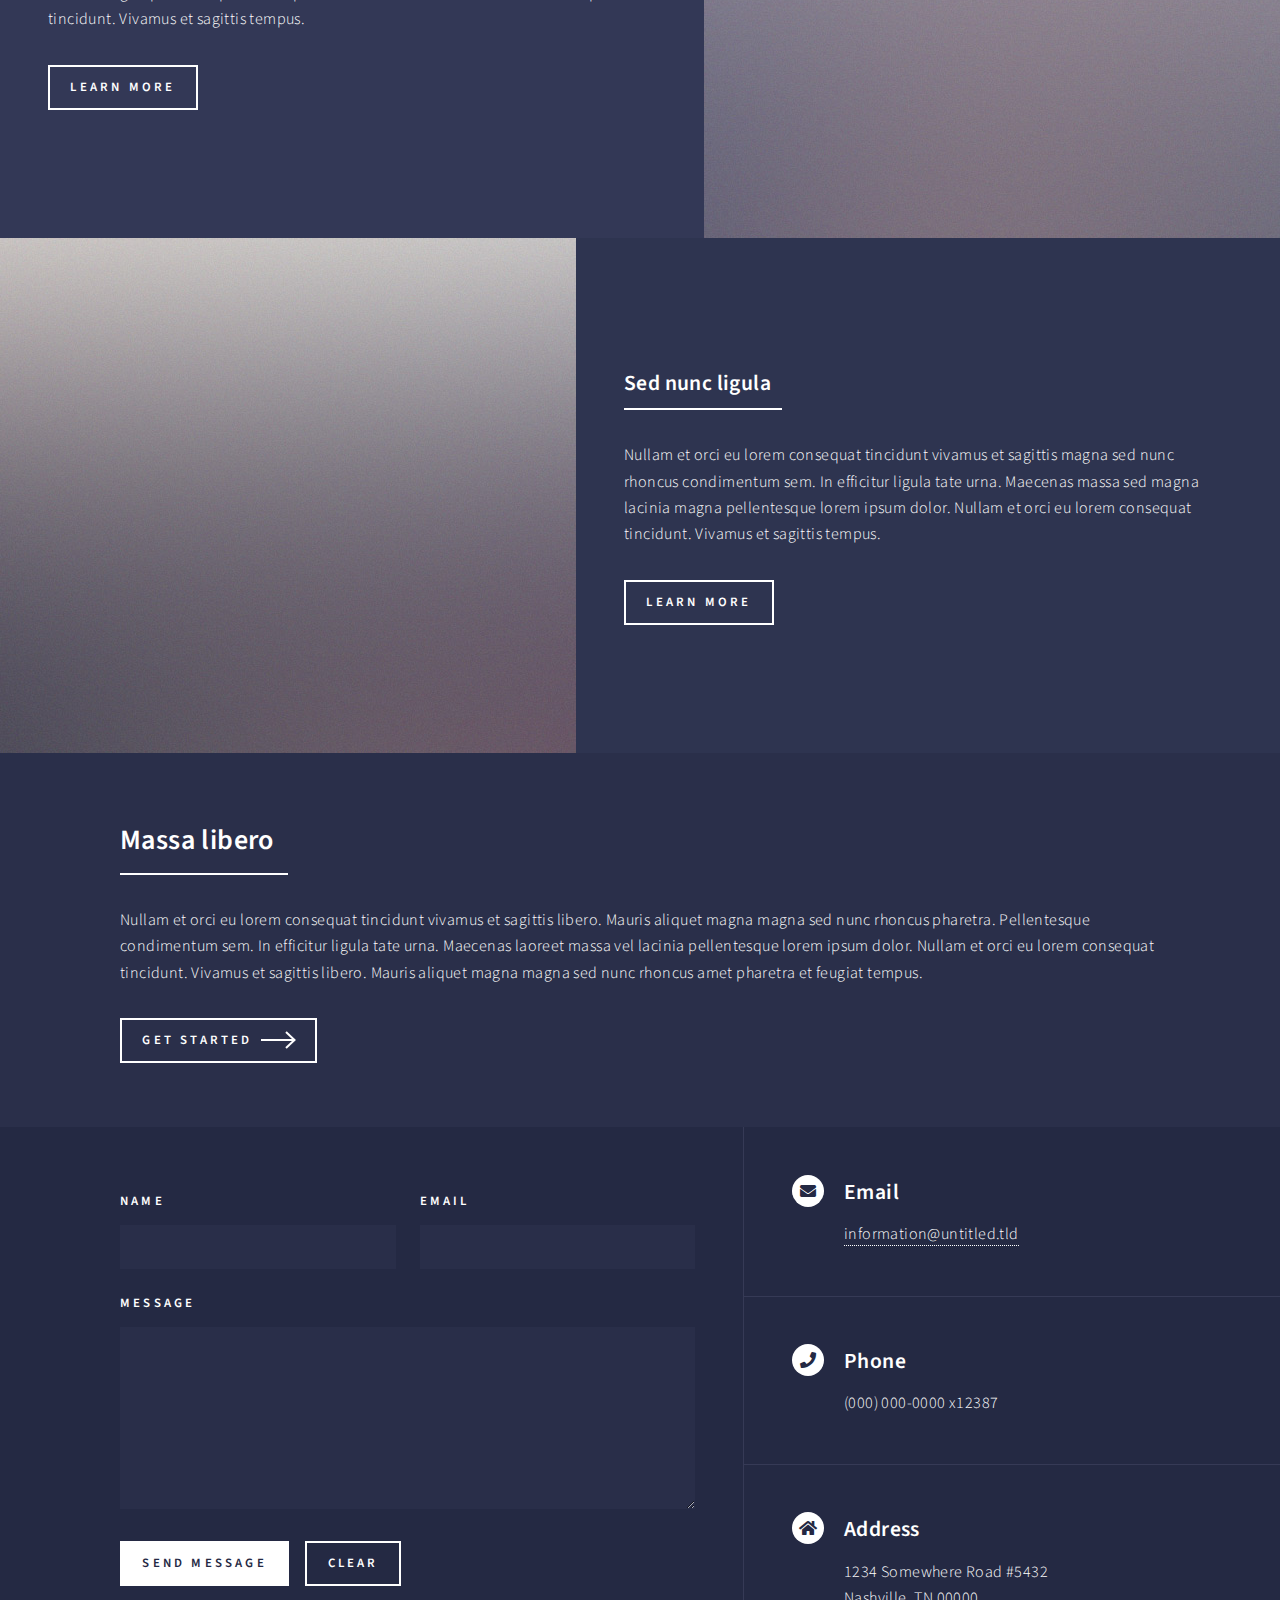
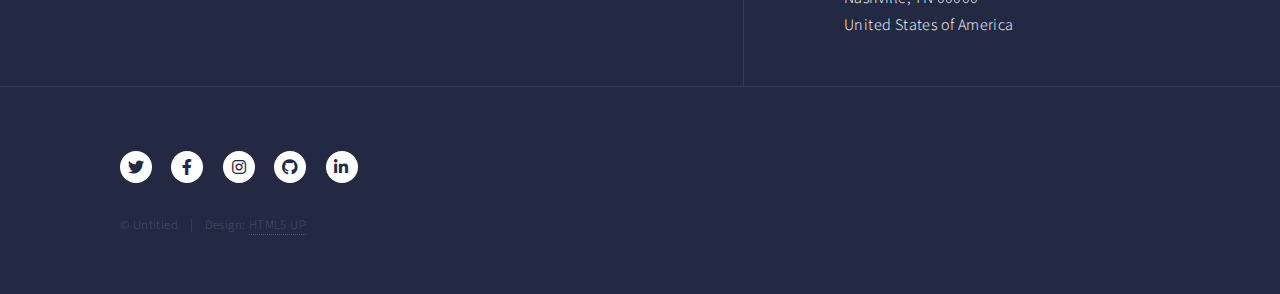
<file: introducción.html>
<!DOCTYPE HTML>
<!--
	Forty by HTML5 UP
	html5up.net | @ajlkn
	Free for personal and commercial use under the CCA 3.0 license (html5up.net/license)
-->
<html>
	<head>
		<title>Landing - Forty by HTML5 UP</title>
		<meta charset="utf-8" />
		<meta name="viewport" content="width=device-width, initial-scale=1, user-scalable=no" />
		<link rel="stylesheet" href="assets/css/main.css" />
		<noscript><link rel="stylesheet" href="assets/css/noscript.css" /></noscript>
	</head>
	<body class="is-preload">

		<!-- Wrapper -->
			<div id="wrapper">

				<!-- Header -->
				<!-- Note: The "styleN" class below should match that of the banner element. -->
					<header id="header" class="alt style2">
						<a href="index.html" class="logo"><strong>Forty</strong> <span>by HTML5 UP</span></a>
						<nav>
							<a href="#menu">Menu</a>
						</nav>
					</header>

				<!-- Menu -->
					<nav id="menu">
						<ul class="links">
							<li><a href="index.html">Home</a></li>
							<li><a href="landing.html">Landing</a></li>
							<li><a href="generic.html">Generic</a></li>
							<li><a href="elements.html">Elements</a></li>
						</ul>
						<ul class="actions stacked">
							<li><a href="#" class="button primary fit">Get Started</a></li>
							<li><a href="#" class="button fit">Log In</a></li>
						</ul>
					</nav>

				<!-- Banner -->
				<!-- Note: The "styleN" class below should match that of the header element. -->
					<section id="banner" class="style2">
						<div class="inner">
							<span class="image">
								<img src="images/pic07.jpg" alt="" />
							</span>
							<header class="major">
								<h1>Landing</h1>
							</header>
							<div class="content">
								<p>Lorem ipsum dolor sit amet nullam consequat<br />
								sed veroeros. tempus adipiscing nulla.</p>
							</div>
						</div>
					</section>

				<!-- Main -->
					<div id="main">

						<!-- One -->
							<section id="one">
								<div class="inner">
									<header class="major">
										<h2>Sed amet aliquam</h2>
									</header>
									<p>Nullam et orci eu lorem consequat tincidunt vivamus et sagittis magna sed nunc rhoncus condimentum sem. In efficitur ligula tate urna. Maecenas massa vel lacinia pellentesque lorem ipsum dolor. Nullam et orci eu lorem consequat tincidunt. Vivamus et sagittis libero. Nullam et orci eu lorem consequat tincidunt vivamus et sagittis magna sed nunc rhoncus condimentum sem. In efficitur ligula tate urna.</p>
								</div>
							</section>

						<!-- Two -->
							<section id="two" class="spotlights">
								<section>
									<a href="generic.html" class="image">
										<img src="images/pic08.jpg" alt="" data-position="center center" />
									</a>
									<div class="content">
										<div class="inner">
											<header class="major">
												<h3>Orci maecenas</h3>
											</header>
											<p>Nullam et orci eu lorem consequat tincidunt vivamus et sagittis magna sed nunc rhoncus condimentum sem. In efficitur ligula tate urna. Maecenas massa sed magna lacinia magna pellentesque lorem ipsum dolor. Nullam et orci eu lorem consequat tincidunt. Vivamus et sagittis tempus.</p>
											<ul class="actions">
												<li><a href="generic.html" class="button">Learn more</a></li>
											</ul>
										</div>
									</div>
								</section>
								<section>
									<a href="generic.html" class="image">
										<img src="images/pic09.jpg" alt="" data-position="top center" />
									</a>
									<div class="content">
										<div class="inner">
											<header class="major">
												<h3>Rhoncus magna</h3>
											</header>
											<p>Nullam et orci eu lorem consequat tincidunt vivamus et sagittis magna sed nunc rhoncus condimentum sem. In efficitur ligula tate urna. Maecenas massa sed magna lacinia magna pellentesque lorem ipsum dolor. Nullam et orci eu lorem consequat tincidunt. Vivamus et sagittis tempus.</p>
											<ul class="actions">
												<li><a href="generic.html" class="button">Learn more</a></li>
											</ul>
										</div>
									</div>
								</section>
								<section>
									<a href="generic.html" class="image">
										<img src="images/pic10.jpg" alt="" data-position="25% 25%" />
									</a>
									<div class="content">
										<div class="inner">
											<header class="major">
												<h3>Sed nunc ligula</h3>
											</header>
											<p>Nullam et orci eu lorem consequat tincidunt vivamus et sagittis magna sed nunc rhoncus condimentum sem. In efficitur ligula tate urna. Maecenas massa sed magna lacinia magna pellentesque lorem ipsum dolor. Nullam et orci eu lorem consequat tincidunt. Vivamus et sagittis tempus.</p>
											<ul class="actions">
												<li><a href="generic.html" class="button">Learn more</a></li>
											</ul>
										</div>
									</div>
								</section>
							</section>

						<!-- Three -->
							<section id="three">
								<div class="inner">
									<header class="major">
										<h2>Massa libero</h2>
									</header>
									<p>Nullam et orci eu lorem consequat tincidunt vivamus et sagittis libero. Mauris aliquet magna magna sed nunc rhoncus pharetra. Pellentesque condimentum sem. In efficitur ligula tate urna. Maecenas laoreet massa vel lacinia pellentesque lorem ipsum dolor. Nullam et orci eu lorem consequat tincidunt. Vivamus et sagittis libero. Mauris aliquet magna magna sed nunc rhoncus amet pharetra et feugiat tempus.</p>
									<ul class="actions">
										<li><a href="generic.html" class="button next">Get Started</a></li>
									</ul>
								</div>
							</section>

					</div>

				<!-- Contact -->
					<section id="contact">
						<div class="inner">
							<section>
								<form method="post" action="#">
									<div class="fields">
										<div class="field half">
											<label for="name">Name</label>
											<input type="text" name="name" id="name" />
										</div>
										<div class="field half">
											<label for="email">Email</label>
											<input type="text" name="email" id="email" />
										</div>
										<div class="field">
											<label for="message">Message</label>
											<textarea name="message" id="message" rows="6"></textarea>
										</div>
									</div>
									<ul class="actions">
										<li><input type="submit" value="Send Message" class="primary" /></li>
										<li><input type="reset" value="Clear" /></li>
									</ul>
								</form>
							</section>
							<section class="split">
								<section>
									<div class="contact-method">
										<span class="icon solid alt fa-envelope"></span>
										<h3>Email</h3>
										<a href="#">information@untitled.tld</a>
									</div>
								</section>
								<section>
									<div class="contact-method">
										<span class="icon solid alt fa-phone"></span>
										<h3>Phone</h3>
										<span>(000) 000-0000 x12387</span>
									</div>
								</section>
								<section>
									<div class="contact-method">
										<span class="icon solid alt fa-home"></span>
										<h3>Address</h3>
										<span>1234 Somewhere Road #5432<br />
										Nashville, TN 00000<br />
										United States of America</span>
									</div>
								</section>
							</section>
						</div>
					</section>

				<!-- Footer -->
					<footer id="footer">
						<div class="inner">
							<ul class="icons">
								<li><a href="#" class="icon brands alt fa-twitter"><span class="label">Twitter</span></a></li>
								<li><a href="#" class="icon brands alt fa-facebook-f"><span class="label">Facebook</span></a></li>
								<li><a href="#" class="icon brands alt fa-instagram"><span class="label">Instagram</span></a></li>
								<li><a href="#" class="icon brands alt fa-github"><span class="label">GitHub</span></a></li>
								<li><a href="#" class="icon brands alt fa-linkedin-in"><span class="label">LinkedIn</span></a></li>
							</ul>
							<ul class="copyright">
								<li>&copy; Untitled</li><li>Design: <a href="https://html5up.net">HTML5 UP</a></li>
							</ul>
						</div>
					</footer>

			</div>

		<!-- Scripts -->
			<script src="assets/js/jquery.min.js"></script>
			<script src="assets/js/jquery.scrolly.min.js"></script>
			<script src="assets/js/jquery.scrollex.min.js"></script>
			<script src="assets/js/browser.min.js"></script>
			<script src="assets/js/breakpoints.min.js"></script>
			<script src="assets/js/util.js"></script>
			<script src="assets/js/main.js"></script>

	</body>
</html>
</file>
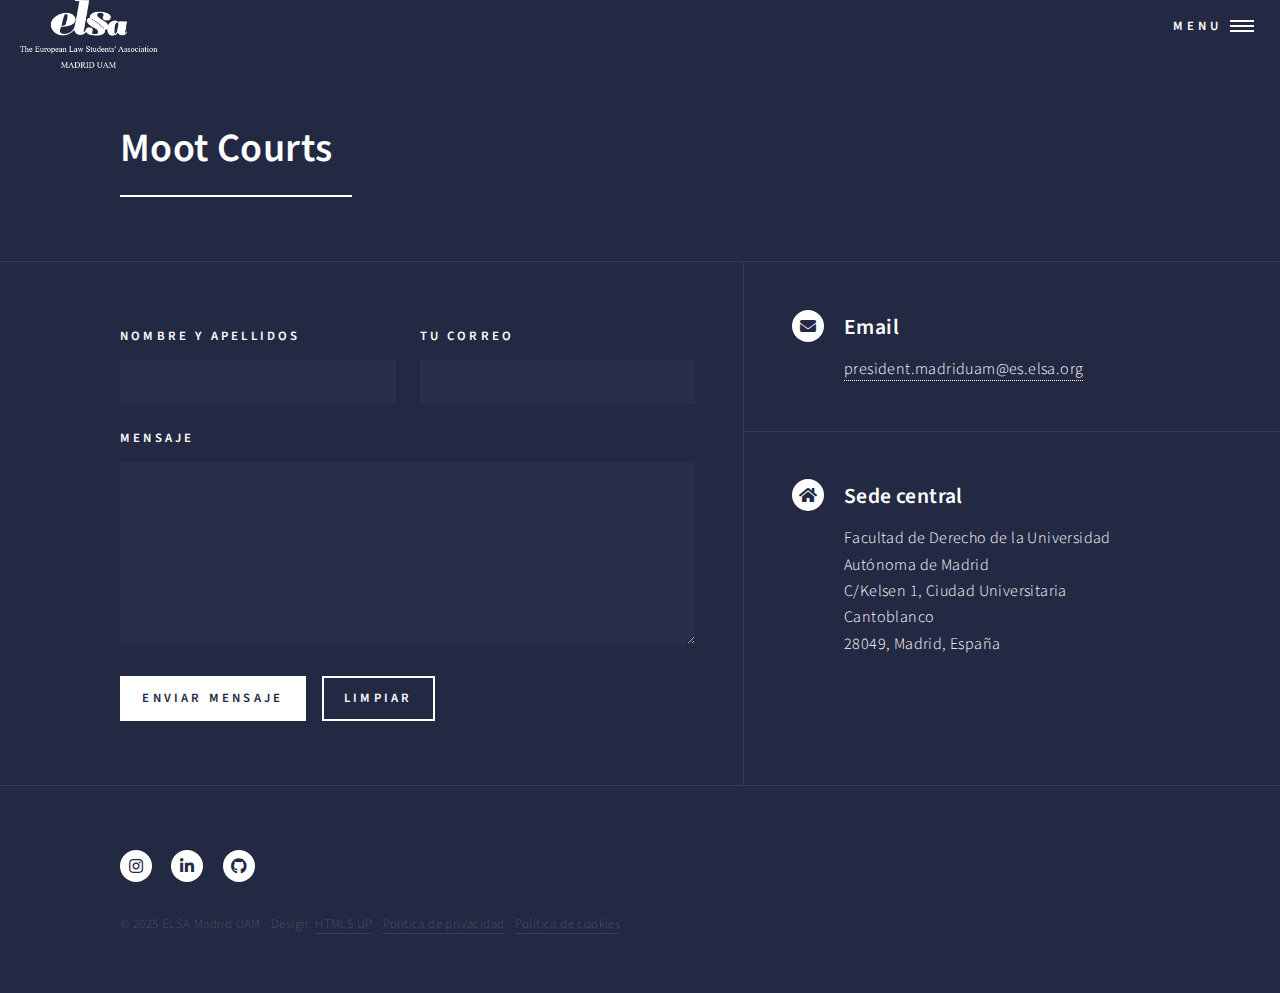
<file: mootcourts.html>
<!DOCTYPE HTML>
<!--
	Forty by HTML5 UP
	html5up.net | @ajlkn
	Free for personal and commercial use under the CCA 3.0 license (html5up.net/license)
-->
<html>
	<head>
		<title>Normativa - elsamadriduam</title>
		<meta charset="utf-8" />
		<meta name="viewport" content="width=device-width, initial-scale=1, user-scalable=no" />
		<link rel="stylesheet" href="assets/css/main.css" />
		<noscript><link rel="stylesheet" href="assets/css/noscript.css" /></noscript>
	</head>
	<body class="is-preload">

		<!-- Wrapper -->
			<div id="wrapper">

				<!-- Header -->
					<header id="header" class="alt">
						<a href="index.html" class="logo">
  						<img src="./images/mi-logo.png" alt="Logo de inicio" style="max-height: 70px;">
						</a>
						<nav>
							<a href="#menu">Menu</a>
						</nav>
					</header>

				<!-- Menu -->
					<nav id="menu">
						<ul class="links">
							<li><a href="index.html">Inicio</a></li>
							<li><a href="sobreelsa.html">Sobre ELSA</a></li>
							<li><a href="generic.html">Actividades</a></li>
							<li><a href="calendario.html">Calendario</a></li>
							<li><a href="mootcourts.html">Moot Courts</a></li>
							<li><a href="galeria.html">Galería</a></li>
							<li><a href="normativa.html">Normativa</a></li>
						</ul>
					</nav>

				<!-- Main -->
					<div id="main" class="alt">

						<!-- One -->
							<section id="one">
								<div class="inner">
									<header class="major">
										<h1>Moot Courts</h1>
									</header>
									<ul>
 										
									</ul>
								</div>
							</section>

					</div>

				<!-- Contact -->
					<section id="contact">
						<div class="inner">
							<section>
								<form action="https://formsubmit.co/marketing.madriduam@es.elsa.org" method="POST">
									<div class="fields">
										<div class="field half">
											<label for="name">Nombre y apellidos</label>
											<input type="text" name="name" id="name" />
										</div>
										<div class="field half">
											<label for="email">Tu correo</label>
											<input type="text" name="email" id="email" />
										</div>
										<div class="field">
											<label for="message">Mensaje</label>
											<textarea name="message" id="message" rows="6"></textarea>
										</div>
									</div>
									<ul class="actions">
										<li><input type="submit" value="Enviar mensaje" class="primary" /></li>
										<li><input type="reset" value="Limpiar" /></li>
									</ul>
								</form>
							</section>
							<section class="split">
								<section>
									<div class="contact-method">
										<span class="icon solid alt fa-envelope"></span>
										<h3>Email</h3>
										<a href="#">president.madriduam@es.elsa.org</a>
									</div>
								</section>
	
								<section>
									<div class="contact-method">
										<span class="icon solid alt fa-home"></span>
										<h3>Sede central</h3>
										<span>Facultad de Derecho de la Universidad Autónoma de Madrid<br />
										C/Kelsen 1, Ciudad Universitaria Cantoblanco<br />
										28049, Madrid, España</span>
									</div>
								</section>
							</section>
						</div>
					</section>

				<!-- Footer -->
					<footer id="footer">
						<div class="inner">
							<ul class="icons">
								<li><a href="https://www.instagram.com/elsa.uam?utm_source=ig_web_button_share_sheet&igsh=ZDNlZDc0MzIxNw==" class="icon brands alt fa-instagram"><span class="label">Instagram</span></a></li>
								<li><a href="https://www.linkedin.com/company/elsa-madrid-uam/" class="icon brands alt fa-linkedin-in"><span class="label">LinkedIn</span></a></li>
								<li><a href="#" class="icon brands alt fa-github"><span class="label">GitHub</span></a></li>

							</ul>
							<ul class="copyright">
							<li>
       								&copy; 2025 ELSA Madrid UAM ·
        							Design: <a href="https://html5up.net">HTML5 UP</a> ·
        							<a href="privacidad.html">Política de privacidad</a> ·
								<a href="cookies.html">Política de cookies</a>
    							</li							
							</ul>
						</div>
					</footer>

			</div>

		<!-- Scripts -->
			<script src="assets/js/jquery.min.js"></script>
			<script src="assets/js/jquery.scrolly.min.js"></script>
			<script src="assets/js/jquery.scrollex.min.js"></script>
			<script src="assets/js/browser.min.js"></script>
			<script src="assets/js/breakpoints.min.js"></script>
			<script src="assets/js/util.js"></script>
			<script src="assets/js/main.js"></script>

	</body>
</html>
</file>
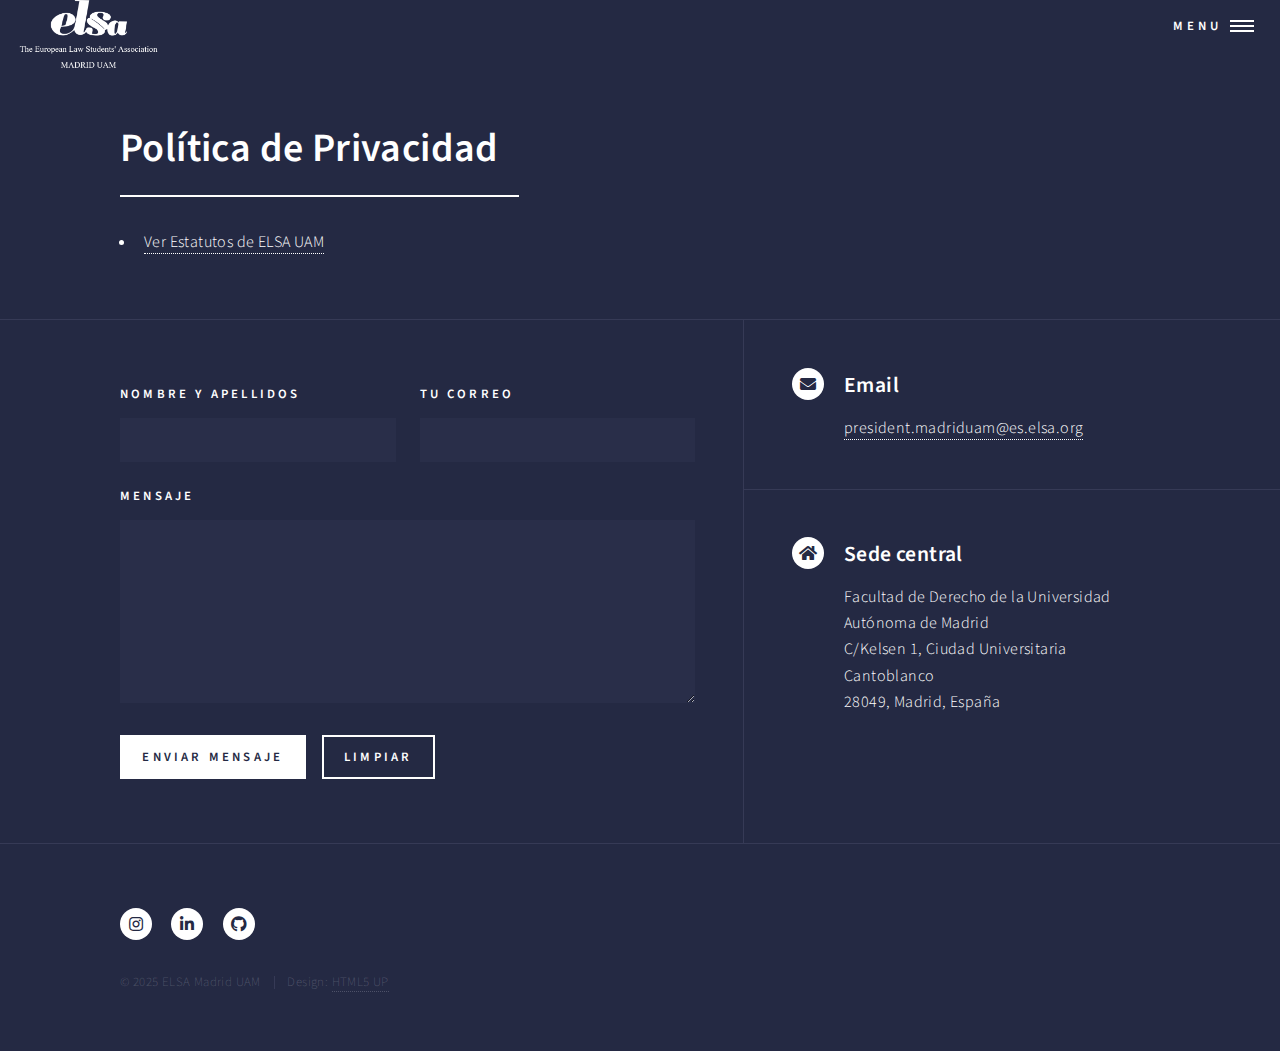
<file: políticadeprivacidad.html>
<!DOCTYPE HTML>
<!--
	Forty by HTML5 UP
	html5up.net | @ajlkn
	Free for personal and commercial use under the CCA 3.0 license (html5up.net/license)
-->
<html>
	<head>
		<title>Política de Privacidad - elsamadriduam</title>
		<meta charset="utf-8" />
		<meta name="viewport" content="width=device-width, initial-scale=1, user-scalable=no" />
		<link rel="stylesheet" href="assets/css/main.css" />
		<noscript><link rel="stylesheet" href="assets/css/noscript.css" /></noscript>
	</head>
	<body class="is-preload">

		<!-- Wrapper -->
			<div id="wrapper">

				<!-- Header -->
					<header id="header" class="alt">
						<a href="index.html" class="logo">
  						<img src="./images/mi-logo.png" alt="Logo de inicio" style="max-height: 70px;">
						</a>
						<nav>
							<a href="#menu">Menu</a>
						</nav>
					</header>

				<!-- Menu -->
					<nav id="menu">
						<ul class="links">
							<li><a href="index.html">Inicio</a></li>
							<li><a href="sobreelsa.html">Sobre ELSA</a></li>
							<li><a href="generic.html">Actividades</a></li>
							<li><a href="calendario.html">Calendario</a></li>
							<li><a href="mootcourts.html">Moot Courts</a></li>
							<li><a href="galeria.html">Galería</a></li>
							<li><a href="normativa.html">Normativa</a></li>
						</ul>
					</nav>

				<!-- Main -->
					<div id="main" class="alt">

						<!-- One -->
							<section id="one">
								<div class="inner">
									<header class="major">
										<h1>Política de Privacidad</h1>
									</header>
									<ul>
 										<li><a href="docs/normativa/estatutos-elsa-uam.pdf" target="_blank">Ver Estatutos de ELSA UAM</a></li>
									</ul>
								</div>
							</section>

					</div>

				<!-- Contact -->
					<section id="contact">
						<div class="inner">
							<section>
								<form action="https://formsubmit.co/marketing.madriduam@es.elsa.org" method="POST">
									<div class="fields">
										<div class="field half">
											<label for="name">Nombre y apellidos</label>
											<input type="text" name="name" id="name" />
										</div>
										<div class="field half">
											<label for="email">Tu correo</label>
											<input type="text" name="email" id="email" />
										</div>
										<div class="field">
											<label for="message">Mensaje</label>
											<textarea name="message" id="message" rows="6"></textarea>
										</div>
									</div>
									<ul class="actions">
										<li><input type="submit" value="Enviar mensaje" class="primary" /></li>
										<li><input type="reset" value="Limpiar" /></li>
									</ul>
								</form>
							</section>
							<section class="split">
								<section>
									<div class="contact-method">
										<span class="icon solid alt fa-envelope"></span>
										<h3>Email</h3>
										<a href="#">president.madriduam@es.elsa.org</a>
									</div>
								</section>
	
								<section>
									<div class="contact-method">
										<span class="icon solid alt fa-home"></span>
										<h3>Sede central</h3>
										<span>Facultad de Derecho de la Universidad Autónoma de Madrid<br />
										C/Kelsen 1, Ciudad Universitaria Cantoblanco<br />
										28049, Madrid, España</span>
									</div>
								</section>
							</section>
						</div>
					</section>

				<!-- Footer -->
					<footer id="footer">
						<div class="inner">
							<ul class="icons">
								<li><a href="https://www.instagram.com/elsa.uam?utm_source=ig_web_button_share_sheet&igsh=ZDNlZDc0MzIxNw==" class="icon brands alt fa-instagram"><span class="label">Instagram</span></a></li>
								<li><a href="https://www.linkedin.com/company/elsa-madrid-uam/" class="icon brands alt fa-linkedin-in"><span class="label">LinkedIn</span></a></li>
								<li><a href="#" class="icon brands alt fa-github"><span class="label">GitHub</span></a></li>

							</ul>
							<ul class="copyright">
								<li>&copy; 2025 ELSA Madrid UAM</li><li>Design: <a href="https://html5up.net">HTML5 UP</a></li>
							</ul>
						</div>
					</footer>

			</div>

		<!-- Scripts -->
			<script src="assets/js/jquery.min.js"></script>
			<script src="assets/js/jquery.scrolly.min.js"></script>
			<script src="assets/js/jquery.scrollex.min.js"></script>
			<script src="assets/js/browser.min.js"></script>
			<script src="assets/js/breakpoints.min.js"></script>
			<script src="assets/js/util.js"></script>
			<script src="assets/js/main.js"></script>

	</body>
</html>
</file>
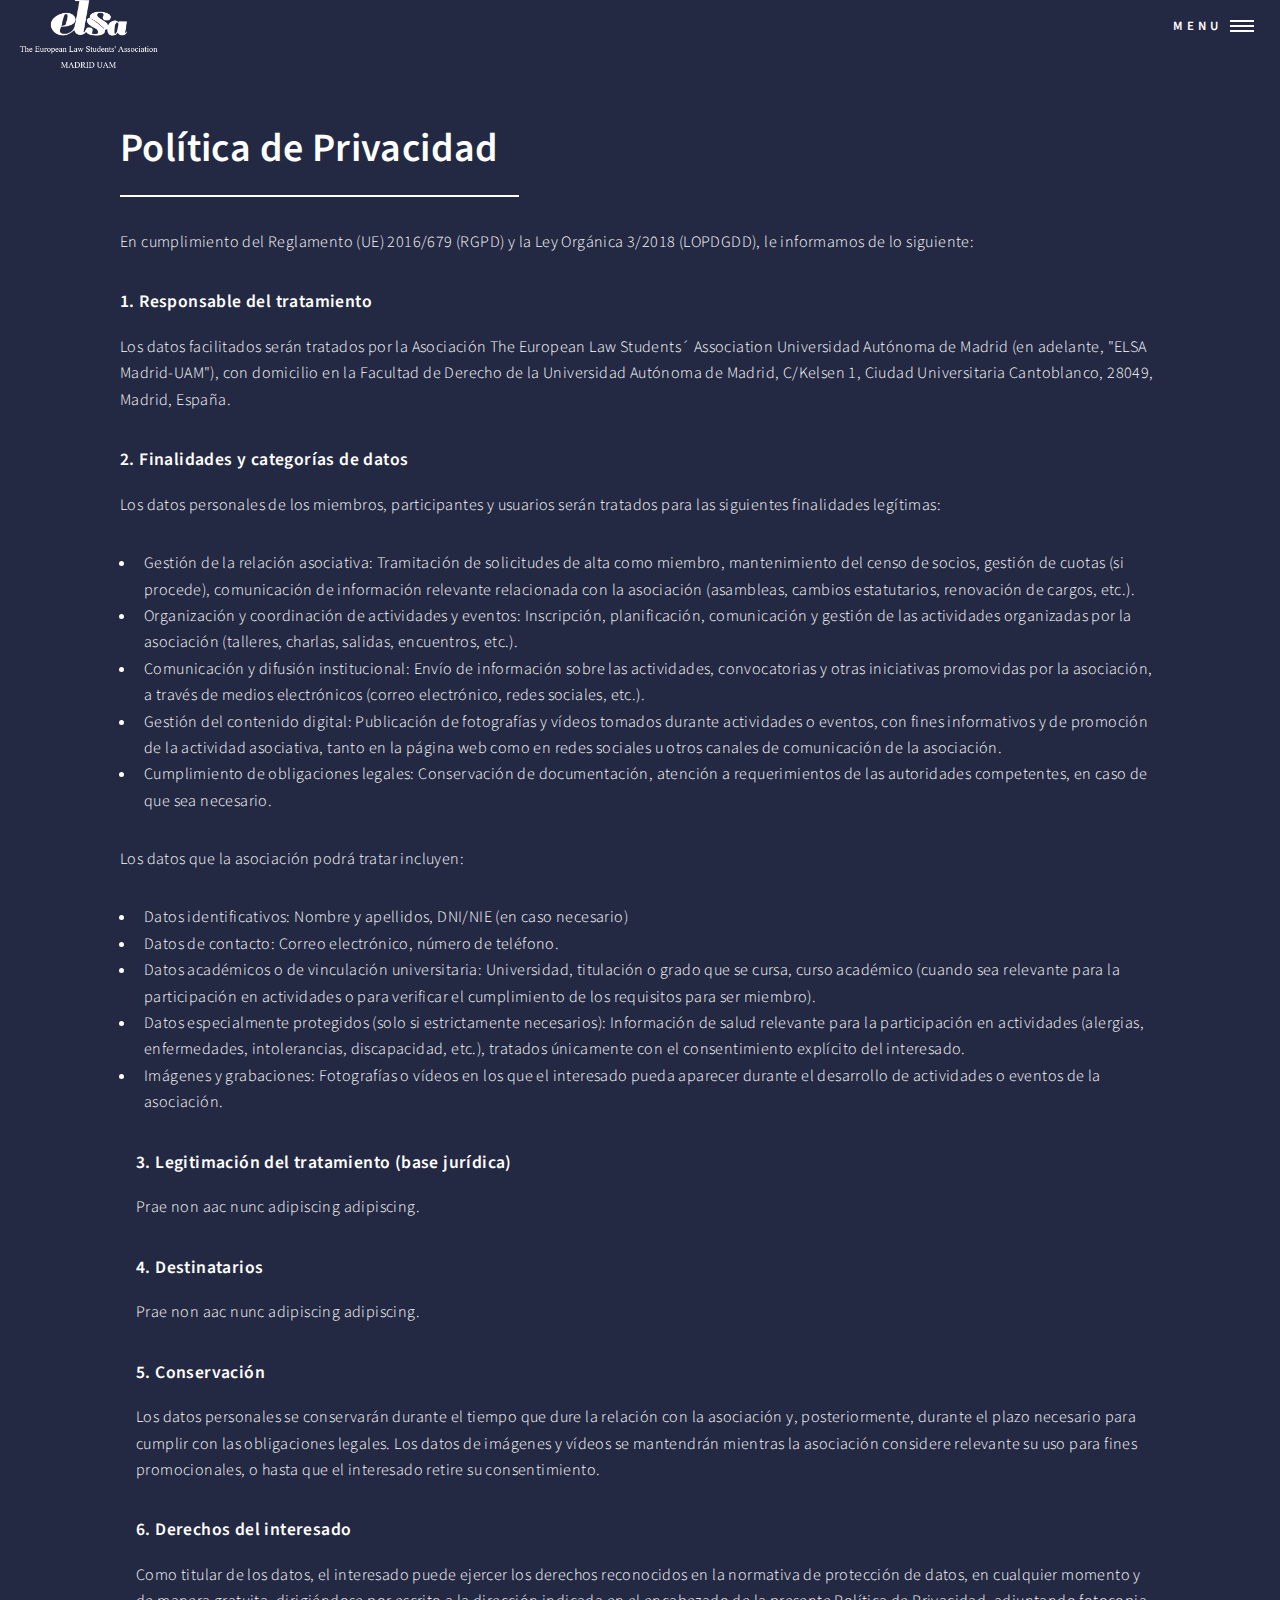
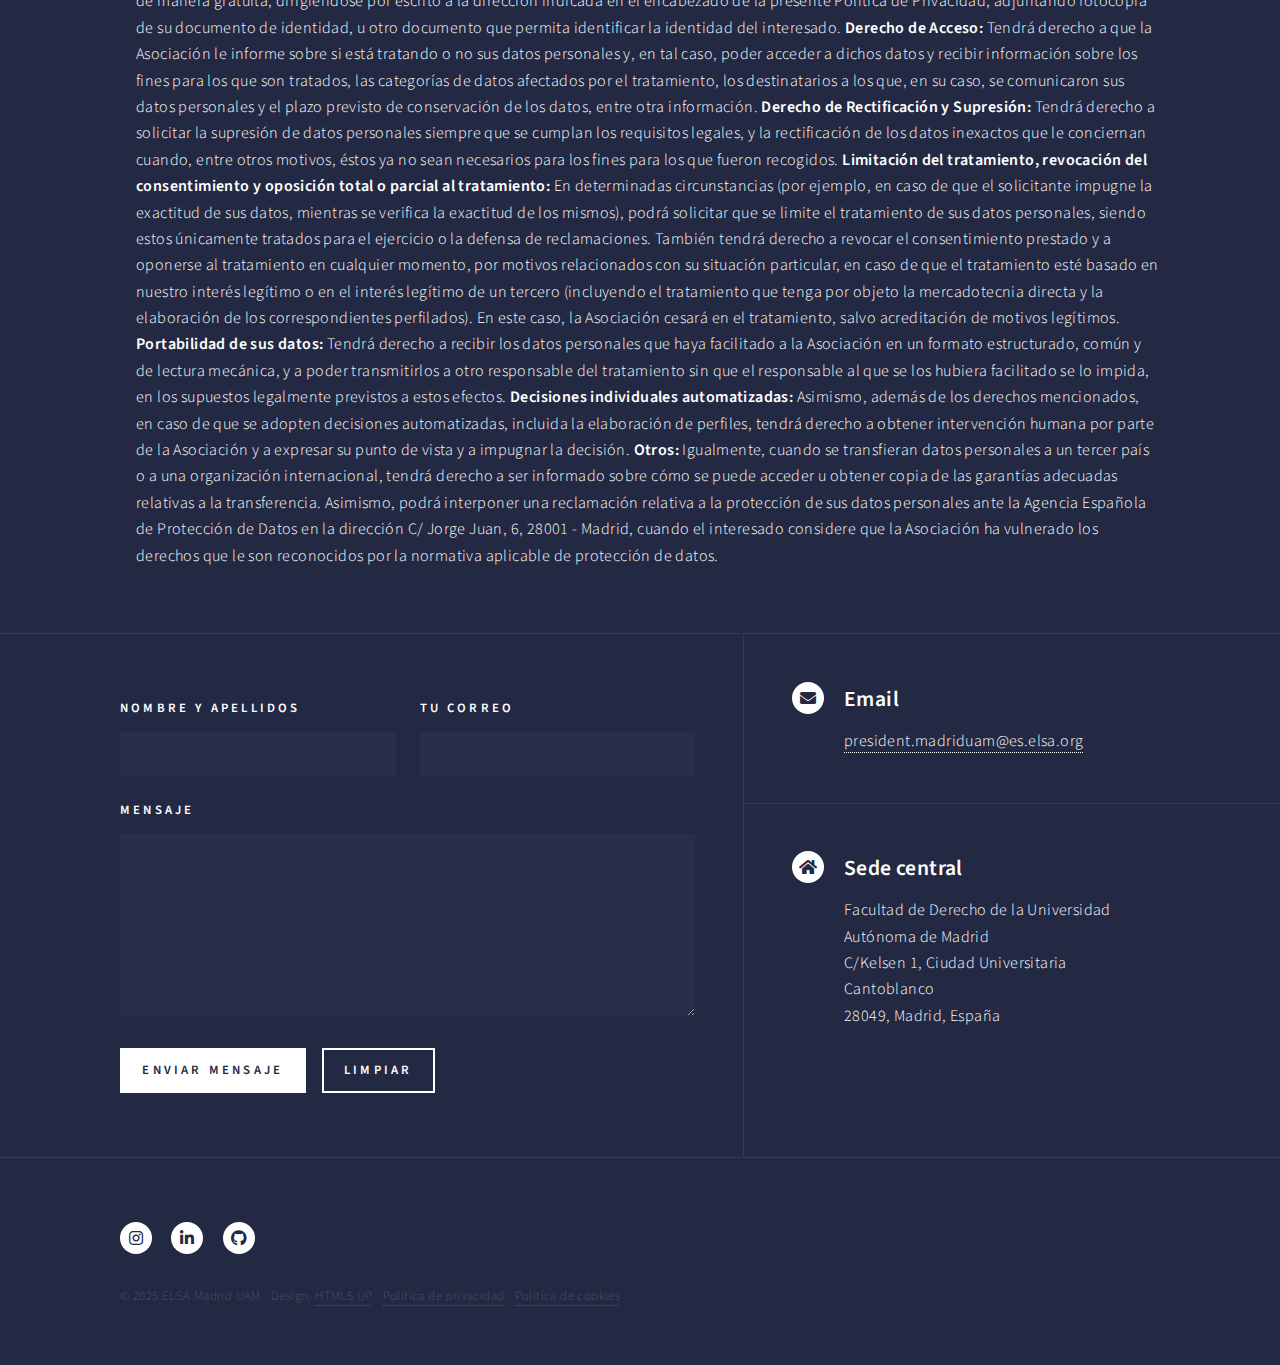
<file: privacidad.html>
<!DOCTYPE HTML>
<!--
	Forty by HTML5 UP
	html5up.net | @ajlkn
	Free for personal and commercial use under the CCA 3.0 license (html5up.net/license)
-->
<html>
	<head>
		<title>Política de Privacidad - elsamadriduam</title>
		<meta charset="utf-8" />
		<meta name="viewport" content="width=device-width, initial-scale=1, user-scalable=no" />
		<link rel="stylesheet" href="assets/css/main.css" />
		<noscript><link rel="stylesheet" href="assets/css/noscript.css" /></noscript>
	</head>
	<body class="is-preload">

		<!-- Wrapper -->
			<div id="wrapper">

				<!-- Header -->
					<header id="header" class="alt">
						<a href="index.html" class="logo">
  						<img src="./images/mi-logo.png" alt="Logo de inicio" style="max-height: 70px;">
						</a>
						<nav>
							<a href="#menu">Menu</a>
						</nav>
					</header>

				<!-- Menu -->
					<nav id="menu">
						<ul class="links">
							<li><a href="index.html">Inicio</a></li>
							<li><a href="sobreelsa.html">Sobre ELSA</a></li>
							<li><a href="generic.html">Actividades</a></li>
							<li><a href="calendario.html">Calendario</a></li>
							<li><a href="competiciones.html">Competiciones</a></li>
							<li><a href="galeria.html">Galería</a></li>
							<li><a href="normativa.html">Normativa</a></li>
						</ul>
					</nav>

				<!-- Main -->
					<div id="main" class="alt">

						<!-- One -->
							<section id="one">
								<div class="inner">
									<header class="major">
										<h1>Política de Privacidad</h1>
									</header>
									
									<!-- Content -->

									<p>En cumplimiento del Reglamento (UE) 2016/679 (RGPD) y la Ley Orgánica 3/2018 (LOPDGDD), le informamos de lo siguiente:</p>

										<h4 id="content">1. Responsable del tratamiento</h4>
										<p>Los datos facilitados serán tratados por la Asociación The European Law Students´ Association Universidad Autónoma de Madrid (en adelante, "ELSA Madrid-UAM"), con domicilio en la Facultad de Derecho de la Universidad Autónoma de Madrid, C/Kelsen 1, Ciudad Universitaria Cantoblanco, 28049, Madrid, España.</p>

										<h4 id="content">2. Finalidades y categorías de datos</h4>
										<p>Los datos personales de los miembros, participantes y usuarios serán tratados para las siguientes finalidades legítimas:</p>
										<ul>
										<li>Gestión de la relación asociativa: Tramitación de solicitudes de alta como miembro, mantenimiento del censo de socios, gestión de cuotas (si procede), comunicación de información relevante relacionada con la asociación (asambleas, cambios estatutarios, renovación de cargos, etc.).</li>
										<li>Organización y coordinación de actividades y eventos: Inscripción, planificación, comunicación y gestión de las actividades organizadas por la asociación (talleres, charlas, salidas, encuentros, etc.).</li>
										<li>Comunicación y difusión institucional: Envío de información sobre las actividades, convocatorias y otras iniciativas promovidas por la asociación, a través de medios electrónicos (correo electrónico, redes sociales, etc.).</li>
										<li>Gestión del contenido digital: Publicación de fotografías y vídeos tomados durante actividades o eventos, con fines informativos y de promoción de la actividad asociativa, tanto en la página web como en redes sociales u otros canales de comunicación de la asociación.</li>
										<li>Cumplimiento de obligaciones legales: Conservación de documentación, atención a requerimientos de las autoridades competentes, en caso de que sea necesario.</li>
										</ul>

										<p>Los datos que la asociación podrá tratar incluyen:
										<ul>
										<li>Datos identificativos: Nombre y apellidos, DNI/NIE (en caso necesario)</li>
										<li>Datos de contacto: Correo electrónico, número de teléfono.</li>
										<li>Datos académicos o de vinculación universitaria: Universidad, titulación o grado que se cursa, curso académico (cuando sea relevante para la participación en actividades o para verificar el cumplimiento de los requisitos para ser miembro).</li>
										<li>Datos especialmente protegidos (solo si estrictamente necesarios): Información de salud relevante para la participación en actividades (alergias, enfermedades, intolerancias, discapacidad, etc.), tratados únicamente con el consentimiento explícito del interesado.</li>
										<li>Imágenes y grabaciones: Fotografías o vídeos en los que el interesado pueda aparecer durante el desarrollo de actividades o eventos de la asociación.</li>
										</p>

										<h4 id="content">3. Legitimación del tratamiento (base jurídica)</h4>
										<p>Prae non aac nunc adipiscing adipiscing.</p>

										<h4 id="content">4. Destinatarios</h4>
										<p>Prae non aac nunc adipiscing adipiscing.</p>
									
										<h4 id="content">5. Conservación</h4>
										<p>Los datos personales se conservarán durante el tiempo que dure la relación con la asociación y, posteriormente, durante el plazo necesario para cumplir con las obligaciones legales. Los datos de imágenes y vídeos se mantendrán mientras la asociación considere relevante su uso para fines promocionales, o hasta que el interesado retire su consentimiento.</p>

										<h4 id="content">6. Derechos del interesado</h4>
									
											Como titular de los datos, el interesado puede ejercer los derechos reconocidos en la normativa de protección de datos, en cualquier momento y de manera gratuita, dirigiéndose por escrito a la dirección indicada en el encabezado de la presente Política de Privacidad, adjuntando fotocopia de su documento de identidad, u otro documento que permita identificar la identidad del interesado.
		
											<b>Derecho de Acceso:</b>
											Tendrá derecho a que la Asociación le informe sobre si está tratando o no sus datos personales y, en tal caso, poder acceder a dichos datos y recibir información sobre los fines para los que son tratados, las categorías de datos afectados por el tratamiento, los destinatarios a los que, en su caso, se comunicaron sus datos personales y el plazo previsto de conservación de los datos, entre otra información.
											
											<b>Derecho de Rectificación y Supresión:</b>
											Tendrá derecho a solicitar la supresión de datos personales siempre que se cumplan los requisitos legales, y la rectificación de los datos inexactos que le conciernan cuando, entre otros motivos, éstos ya no sean necesarios para los fines para los que fueron recogidos.
											
											<b>Limitación del tratamiento, revocación del consentimiento y oposición total o parcial al tratamiento:</b>
											En determinadas circunstancias (por ejemplo, en caso de que el solicitante impugne la exactitud de sus datos, mientras se verifica la exactitud de los mismos), podrá solicitar que se limite el tratamiento de sus datos personales, siendo estos únicamente tratados para el ejercicio o la defensa de reclamaciones.
											
											También tendrá derecho a revocar el consentimiento prestado y a oponerse al tratamiento en cualquier momento, por motivos relacionados con su situación particular, en caso de que el tratamiento esté basado en nuestro interés legítimo o en el interés legítimo de un tercero (incluyendo el tratamiento que tenga por objeto la mercadotecnia directa y la elaboración de los correspondientes perfilados). En este caso, la Asociación cesará en el tratamiento, salvo acreditación de motivos legítimos.
											
											<b>Portabilidad de sus datos:</b>
											Tendrá derecho a recibir los datos personales que haya facilitado a la Asociación en un formato estructurado, común y de lectura mecánica, y a poder transmitirlos a otro responsable del tratamiento sin que el responsable al que se los hubiera facilitado se lo impida, en los supuestos legalmente previstos a estos efectos.
											
											<b>Decisiones individuales automatizadas:</b>
											Asimismo, además de los derechos mencionados, en caso de que se adopten decisiones automatizadas, incluida la elaboración de perfiles, tendrá derecho a obtener intervención humana por parte de la Asociación y a expresar su punto de vista y a impugnar la decisión.
											
											<b>Otros:</b>
											Igualmente, cuando se transfieran datos personales a un tercer país o a una organización internacional, tendrá derecho a ser informado sobre cómo se puede acceder u obtener copia de las garantías adecuadas relativas a la transferencia.
											
											Asimismo, podrá interponer una reclamación relativa a la protección de sus datos personales ante la Agencia Española de Protección de Datos en la dirección C/ Jorge Juan, 6, 28001 - Madrid, cuando el interesado considere que la Asociación ha vulnerado los derechos que le son reconocidos por la normativa aplicable de protección de datos.

								</div>
							</section>

					</div>

				<!-- Contact -->
					<section id="contact">
						<div class="inner">
							<section>
								<form action="https://formsubmit.co/marketing.madriduam@es.elsa.org" method="POST">
									<div class="fields">
										<div class="field half">
											<label for="name">Nombre y apellidos</label>
											<input type="text" name="name" id="name" />
										</div>
										<div class="field half">
											<label for="email">Tu correo</label>
											<input type="text" name="email" id="email" />
										</div>
										<div class="field">
											<label for="message">Mensaje</label>
											<textarea name="message" id="message" rows="6"></textarea>
										</div>
									</div>
									<ul class="actions">
										<li><input type="submit" value="Enviar mensaje" class="primary" /></li>
										<li><input type="reset" value="Limpiar" /></li>
									</ul>
								</form>
							</section>
							<section class="split">
								<section>
									<div class="contact-method">
										<span class="icon solid alt fa-envelope"></span>
										<h3>Email</h3>
										<a href="#">president.madriduam@es.elsa.org</a>
									</div>
								</section>
	
								<section>
									<div class="contact-method">
										<span class="icon solid alt fa-home"></span>
										<h3>Sede central</h3>
										<span>Facultad de Derecho de la Universidad Autónoma de Madrid<br />
										C/Kelsen 1, Ciudad Universitaria Cantoblanco<br />
										28049, Madrid, España</span>
									</div>
								</section>
							</section>
						</div>
					</section>

				<!-- Footer -->
					<footer id="footer">
						<div class="inner">
							<ul class="icons">
								<li><a href="https://www.instagram.com/elsa.uam?utm_source=ig_web_button_share_sheet&igsh=ZDNlZDc0MzIxNw==" class="icon brands alt fa-instagram"><span class="label">Instagram</span></a></li>
								<li><a href="https://www.linkedin.com/company/elsa-madrid-uam/" class="icon brands alt fa-linkedin-in"><span class="label">LinkedIn</span></a></li>
								<li><a href="#" class="icon brands alt fa-github"><span class="label">GitHub</span></a></li>

							</ul>
							<ul class="copyright">
							<li>
       								&copy; 2025 ELSA Madrid UAM ·
        							Design: <a href="https://html5up.net">HTML5 UP</a> ·
        							<a href="privacidad.html">Política de privacidad</a> ·
								<a href="cookies.html">Política de cookies</a>
    							</li							
							</ul>
						</div>
					</footer>

			</div>

		<!-- Scripts -->
			<script src="assets/js/jquery.min.js"></script>
			<script src="assets/js/jquery.scrolly.min.js"></script>
			<script src="assets/js/jquery.scrollex.min.js"></script>
			<script src="assets/js/browser.min.js"></script>
			<script src="assets/js/breakpoints.min.js"></script>
			<script src="assets/js/util.js"></script>
			<script src="assets/js/main.js"></script>

	</body>
</html>
</file>
<file: assets/css/noscript.css>
/*
	Forty by HTML5 UP
	html5up.net | @ajlkn
	Free for personal and commercial use under the CCA 3.0 license (html5up.net/license)
*/

/* Banner */

	body.is-preload #banner:after {
		opacity: 0.85;
	}

	body.is-preload #banner > .inner {
		-moz-filter: none;
		-webkit-filter: none;
		-ms-filter: none;
		filter: none;
		-moz-transform: none;
		-webkit-transform: none;
		-ms-transform: none;
		transform: none;
		opacity: 1;
	}
</file>
<file: assets/css/main.css>
@import url(fontawesome-all.min.css);
@import url("https://fonts.googleapis.com/css?family=Source+Sans+Pro:300,300italic,600,600italic");

/*
	Forty by HTML5 UP
	html5up.net | @ajlkn
	Free for personal and commercial use under the CCA 3.0 license (html5up.net/license)
*/

html, body, div, span, applet, object,
iframe, h1, h2, h3, h4, h5, h6, p, blockquote,
pre, a, abbr, acronym, address, big, cite,
code, del, dfn, em, img, ins, kbd, q, s, samp,
small, strike, strong, sub, sup, tt, var, b,
u, i, center, dl, dt, dd, ol, ul, li, fieldset,
form, label, legend, table, caption, tbody,
tfoot, thead, tr, th, td, article, aside,
canvas, details, embed, figure, figcaption,
footer, header, hgroup, menu, nav, output, ruby,
section, summary, time, mark, audio, video {
	margin: 0;
	padding: 0;
	border: 0;
	font-size: 100%;
	font: inherit;
	vertical-align: baseline;}

article, aside, details, figcaption, figure,
footer, header, hgroup, menu, nav, section {
	display: block;}

body {
	line-height: 1;
}

ol, ul {
	list-style: none;
}

blockquote, q {
	quotes: none;
}

	blockquote:before, blockquote:after, q:before, q:after {
		content: '';
		content: none;
	}

table {
	border-collapse: collapse;
	border-spacing: 0;
}

body {
	-webkit-text-size-adjust: none;
}

mark {
	background-color: transparent;
	color: inherit;
}

input::-moz-focus-inner {
	border: 0;
	padding: 0;
}

input, select, textarea {
	-moz-appearance: none;
	-webkit-appearance: none;
	-ms-appearance: none;
	appearance: none;
}

/* Basic */

	@-ms-viewport {
		width: device-width;
	}

	body {
		-ms-overflow-style: scrollbar;
	}

	@media screen and (max-width: 480px) {

		html, body {
			min-width: 320px;
		}

	}

	html {
		box-sizing: border-box;
	}

	*, *:before, *:after {
		box-sizing: inherit;
	}

	body {
		background: #242943;
	}

		body.is-preload *, body.is-preload *:before, body.is-preload *:after {
			-moz-animation: none !important;
			-webkit-animation: none !important;
			-ms-animation: none !important;
			animation: none !important;
			-moz-transition: none !important;
			-webkit-transition: none !important;
			-ms-transition: none !important;
			transition: none !important;
		}

/* Type */

	body, input, select, textarea {
		color: #ffffff;
		font-family: "Source Sans Pro", Helvetica, sans-serif;
		font-size: 17pt;
		font-weight: 300;
		letter-spacing: 0.025em;
		line-height: 1.65;
	}

		@media screen and (max-width: 1680px) {

			body, input, select, textarea {
				font-size: 14pt;
			}

		}

		@media screen and (max-width: 1280px) {

			body, input, select, textarea {
				font-size: 12pt;
			}

		}

		@media screen and (max-width: 360px) {

			body, input, select, textarea {
				font-size: 11pt;
			}

		}

	a {
		-moz-transition: color 0.2s ease-in-out, border-bottom-color 0.2s ease-in-out;
		-webkit-transition: color 0.2s ease-in-out, border-bottom-color 0.2s ease-in-out;
		-ms-transition: color 0.2s ease-in-out, border-bottom-color 0.2s ease-in-out;
		transition: color 0.2s ease-in-out, border-bottom-color 0.2s ease-in-out;
		border-bottom: dotted 1px;
		color: inherit;
		text-decoration: none;
	}

		a:hover {
			border-bottom-color: transparent;
			color: #9bf1ff !important;
		}

		a:active {
			color: #53e3fb !important;
		}

	strong, b {
		color: #ffffff;
		font-weight: 600;
	}

	em, i {
		font-style: italic;
	}

	p {
		margin: 0 0 2em 0;
	}

	h1, h2, h3, h4, h5, h6 {
		color: #ffffff;
		font-weight: 600;
		line-height: 1.65;
		margin: 0 0 1em 0;
	}

		h1 a, h2 a, h3 a, h4 a, h5 a, h6 a {
			color: inherit;
			border-bottom: 0;
		}

	h1 {
		font-size: 2.5em;
	}

	h2 {
		font-size: 1.75em;
	}

	h3 {
		font-size: 1.35em;
	}

	h4 {
		font-size: 1.1em;
	}

	h5 {
		font-size: 0.9em;
	}

	h6 {
		font-size: 0.7em;
	}

	@media screen and (max-width: 736px) {

		h1 {
			font-size: 2em;
		}

		h2 {
			font-size: 1.5em;
		}

		h3 {
			font-size: 1.25em;
		}

	}

	sub {
		font-size: 0.8em;
		position: relative;
		top: 0.5em;
	}

	sup {
		font-size: 0.8em;
		position: relative;
		top: -0.5em;
	}

	blockquote {
		border-left: solid 4px rgba(212, 212, 255, 0.1);
		font-style: italic;
		margin: 0 0 2em 0;
		padding: 0.5em 0 0.5em 2em;
	}

	code {
		background: rgba(212, 212, 255, 0.035);
		font-family: "Courier New", monospace;
		font-size: 0.9em;
		margin: 0 0.25em;
		padding: 0.25em 0.65em;
	}

	pre {
		-webkit-overflow-scrolling: touch;
		font-family: "Courier New", monospace;
		font-size: 0.9em;
		margin: 0 0 2em 0;
	}

		pre code {
			display: block;
			line-height: 1.75;
			padding: 1em 1.5em;
			overflow-x: auto;
		}

	hr {
		border: 0;
		border-bottom: solid 1px rgba(212, 212, 255, 0.1);
		margin: 2em 0;
	}

		hr.major {
			margin: 3em 0;
		}

	.align-left {
		text-align: left;
	}

	.align-center {
		text-align: center;
	}

	.align-right {
		text-align: right;
	}

/* Row */

	.row {
		display: flex;
		flex-wrap: wrap;
		box-sizing: border-box;
		align-items: stretch;
	}

		.row > * {
			box-sizing: border-box;
		}

		.row.gtr-uniform > * > :last-child {
			margin-bottom: 0;
		}

		.row.aln-left {
			justify-content: flex-start;
		}

		.row.aln-center {
			justify-content: center;
		}

		.row.aln-right {
			justify-content: flex-end;
		}

		.row.aln-top {
			align-items: flex-start;
		}

		.row.aln-middle {
			align-items: center;
		}

		.row.aln-bottom {
			align-items: flex-end;
		}

		.row > .imp {
			order: -1;
		}

		.row > .col-1 {
			width: 8.33333%;
		}

		.row > .off-1 {
			margin-left: 8.33333%;
		}

		.row > .col-2 {
			width: 16.66667%;
		}

		.row > .off-2 {
			margin-left: 16.66667%;
		}

		.row > .col-3 {
			width: 25%;
		}

		.row > .off-3 {
			margin-left: 25%;
		}

		.row > .col-4 {
			width: 33.33333%;
		}

		.row > .off-4 {
			margin-left: 33.33333%;
		}

		.row > .col-5 {
			width: 41.66667%;
		}

		.row > .off-5 {
			margin-left: 41.66667%;
		}

		.row > .col-6 {
			width: 50%;
		}

		.row > .off-6 {
			margin-left: 50%;
		}

		.row > .col-7 {
			width: 58.33333%;
		}

		.row > .off-7 {
			margin-left: 58.33333%;
		}

		.row > .col-8 {
			width: 66.66667%;
		}

		.row > .off-8 {
			margin-left: 66.66667%;
		}

		.row > .col-9 {
			width: 75%;
		}

		.row > .off-9 {
			margin-left: 75%;
		}

		.row > .col-10 {
			width: 83.33333%;
		}

		.row > .off-10 {
			margin-left: 83.33333%;
		}

		.row > .col-11 {
			width: 91.66667%;
		}

		.row > .off-11 {
			margin-left: 91.66667%;
		}

		.row > .col-12 {
			width: 100%;
		}

		.row > .off-12 {
			margin-left: 100%;
		}

		.row.gtr-0 {
			margin-top: 0;
			margin-left: 0em;
		}

			.row.gtr-0 > * {
				padding: 0 0 0 0em;
			}

			.row.gtr-0.gtr-uniform {
				margin-top: 0em;
			}

				.row.gtr-0.gtr-uniform > * {
					padding-top: 0em;
				}

		.row.gtr-25 {
			margin-top: 0;
			margin-left: -0.5em;
		}

			.row.gtr-25 > * {
				padding: 0 0 0 0.5em;
			}

			.row.gtr-25.gtr-uniform {
				margin-top: -0.5em;
			}

				.row.gtr-25.gtr-uniform > * {
					padding-top: 0.5em;
				}

		.row.gtr-50 {
			margin-top: 0;
			margin-left: -1em;
		}

			.row.gtr-50 > * {
				padding: 0 0 0 1em;
			}

			.row.gtr-50.gtr-uniform {
				margin-top: -1em;
			}

				.row.gtr-50.gtr-uniform > * {
					padding-top: 1em;
				}

		.row {
			margin-top: 0;
			margin-left: -2em;
		}

			.row > * {
				padding: 0 0 0 2em;
			}

			.row.gtr-uniform {
				margin-top: -2em;
			}

				.row.gtr-uniform > * {
					padding-top: 2em;
				}

		.row.gtr-150 {
			margin-top: 0;
			margin-left: -3em;
		}

			.row.gtr-150 > * {
				padding: 0 0 0 3em;
			}

			.row.gtr-150.gtr-uniform {
				margin-top: -3em;
			}

				.row.gtr-150.gtr-uniform > * {
					padding-top: 3em;
				}

		.row.gtr-200 {
			margin-top: 0;
			margin-left: -4em;
		}

			.row.gtr-200 > * {
				padding: 0 0 0 4em;
			}

			.row.gtr-200.gtr-uniform {
				margin-top: -4em;
			}

				.row.gtr-200.gtr-uniform > * {
					padding-top: 4em;
				}

		@media screen and (max-width: 1680px) {

			.row {
				display: flex;
				flex-wrap: wrap;
				box-sizing: border-box;
				align-items: stretch;
			}

				.row > * {
					box-sizing: border-box;
				}

				.row.gtr-uniform > * > :last-child {
					margin-bottom: 0;
				}

				.row.aln-left {
					justify-content: flex-start;
				}

				.row.aln-center {
					justify-content: center;
				}

				.row.aln-right {
					justify-content: flex-end;
				}

				.row.aln-top {
					align-items: flex-start;
				}

				.row.aln-middle {
					align-items: center;
				}

				.row.aln-bottom {
					align-items: flex-end;
				}

				.row > .imp-xlarge {
					order: -1;
				}

				.row > .col-1-xlarge {
					width: 8.33333%;
				}

				.row > .off-1-xlarge {
					margin-left: 8.33333%;
				}

				.row > .col-2-xlarge {
					width: 16.66667%;
				}

				.row > .off-2-xlarge {
					margin-left: 16.66667%;
				}

				.row > .col-3-xlarge {
					width: 25%;
				}

				.row > .off-3-xlarge {
					margin-left: 25%;
				}

				.row > .col-4-xlarge {
					width: 33.33333%;
				}

				.row > .off-4-xlarge {
					margin-left: 33.33333%;
				}

				.row > .col-5-xlarge {
					width: 41.66667%;
				}

				.row > .off-5-xlarge {
					margin-left: 41.66667%;
				}

				.row > .col-6-xlarge {
					width: 50%;
				}

				.row > .off-6-xlarge {
					margin-left: 50%;
				}

				.row > .col-7-xlarge {
					width: 58.33333%;
				}

				.row > .off-7-xlarge {
					margin-left: 58.33333%;
				}

				.row > .col-8-xlarge {
					width: 66.66667%;
				}

				.row > .off-8-xlarge {
					margin-left: 66.66667%;
				}

				.row > .col-9-xlarge {
					width: 75%;
				}

				.row > .off-9-xlarge {
					margin-left: 75%;
				}

				.row > .col-10-xlarge {
					width: 83.33333%;
				}

				.row > .off-10-xlarge {
					margin-left: 83.33333%;
				}

				.row > .col-11-xlarge {
					width: 91.66667%;
				}

				.row > .off-11-xlarge {
					margin-left: 91.66667%;
				}

				.row > .col-12-xlarge {
					width: 100%;
				}

				.row > .off-12-xlarge {
					margin-left: 100%;
				}

				.row.gtr-0 {
					margin-top: 0;
					margin-left: 0em;
				}

					.row.gtr-0 > * {
						padding: 0 0 0 0em;
					}

					.row.gtr-0.gtr-uniform {
						margin-top: 0em;
					}

						.row.gtr-0.gtr-uniform > * {
							padding-top: 0em;
						}

				.row.gtr-25 {
					margin-top: 0;
					margin-left: -0.5em;
				}

					.row.gtr-25 > * {
						padding: 0 0 0 0.5em;
					}

					.row.gtr-25.gtr-uniform {
						margin-top: -0.5em;
					}

						.row.gtr-25.gtr-uniform > * {
							padding-top: 0.5em;
						}

				.row.gtr-50 {
					margin-top: 0;
					margin-left: -1em;
				}

					.row.gtr-50 > * {
						padding: 0 0 0 1em;
					}

					.row.gtr-50.gtr-uniform {
						margin-top: -1em;
					}

						.row.gtr-50.gtr-uniform > * {
							padding-top: 1em;
						}

				.row {
					margin-top: 0;
					margin-left: -2em;
				}

					.row > * {
						padding: 0 0 0 2em;
					}

					.row.gtr-uniform {
						margin-top: -2em;
					}

						.row.gtr-uniform > * {
							padding-top: 2em;
						}

				.row.gtr-150 {
					margin-top: 0;
					margin-left: -3em;
				}

					.row.gtr-150 > * {
						padding: 0 0 0 3em;
					}

					.row.gtr-150.gtr-uniform {
						margin-top: -3em;
					}

						.row.gtr-150.gtr-uniform > * {
							padding-top: 3em;
						}

				.row.gtr-200 {
					margin-top: 0;
					margin-left: -4em;
				}

					.row.gtr-200 > * {
						padding: 0 0 0 4em;
					}

					.row.gtr-200.gtr-uniform {
						margin-top: -4em;
					}

						.row.gtr-200.gtr-uniform > * {
							padding-top: 4em;
						}

		}

		@media screen and (max-width: 1280px) {

			.row {
				display: flex;
				flex-wrap: wrap;
				box-sizing: border-box;
				align-items: stretch;
			}

				.row > * {
					box-sizing: border-box;
				}

				.row.gtr-uniform > * > :last-child {
					margin-bottom: 0;
				}

				.row.aln-left {
					justify-content: flex-start;
				}

				.row.aln-center {
					justify-content: center;
				}

				.row.aln-right {
					justify-content: flex-end;
				}

				.row.aln-top {
					align-items: flex-start;
				}

				.row.aln-middle {
					align-items: center;
				}

				.row.aln-bottom {
					align-items: flex-end;
				}

				.row > .imp-large {
					order: -1;
				}

				.row > .col-1-large {
					width: 8.33333%;
				}

				.row > .off-1-large {
					margin-left: 8.33333%;
				}

				.row > .col-2-large {
					width: 16.66667%;
				}

				.row > .off-2-large {
					margin-left: 16.66667%;
				}

				.row > .col-3-large {
					width: 25%;
				}

				.row > .off-3-large {
					margin-left: 25%;
				}

				.row > .col-4-large {
					width: 33.33333%;
				}

				.row > .off-4-large {
					margin-left: 33.33333%;
				}

				.row > .col-5-large {
					width: 41.66667%;
				}

				.row > .off-5-large {
					margin-left: 41.66667%;
				}

				.row > .col-6-large {
					width: 50%;
				}

				.row > .off-6-large {
					margin-left: 50%;
				}

				.row > .col-7-large {
					width: 58.33333%;
				}

				.row > .off-7-large {
					margin-left: 58.33333%;
				}

				.row > .col-8-large {
					width: 66.66667%;
				}

				.row > .off-8-large {
					margin-left: 66.66667%;
				}

				.row > .col-9-large {
					width: 75%;
				}

				.row > .off-9-large {
					margin-left: 75%;
				}

				.row > .col-10-large {
					width: 83.33333%;
				}

				.row > .off-10-large {
					margin-left: 83.33333%;
				}

				.row > .col-11-large {
					width: 91.66667%;
				}

				.row > .off-11-large {
					margin-left: 91.66667%;
				}

				.row > .col-12-large {
					width: 100%;
				}

				.row > .off-12-large {
					margin-left: 100%;
				}

				.row.gtr-0 {
					margin-top: 0;
					margin-left: 0em;
				}

					.row.gtr-0 > * {
						padding: 0 0 0 0em;
					}

					.row.gtr-0.gtr-uniform {
						margin-top: 0em;
					}

						.row.gtr-0.gtr-uniform > * {
							padding-top: 0em;
						}

				.row.gtr-25 {
					margin-top: 0;
					margin-left: -0.375em;
				}

					.row.gtr-25 > * {
						padding: 0 0 0 0.375em;
					}

					.row.gtr-25.gtr-uniform {
						margin-top: -0.375em;
					}

						.row.gtr-25.gtr-uniform > * {
							padding-top: 0.375em;
						}

				.row.gtr-50 {
					margin-top: 0;
					margin-left: -0.75em;
				}

					.row.gtr-50 > * {
						padding: 0 0 0 0.75em;
					}

					.row.gtr-50.gtr-uniform {
						margin-top: -0.75em;
					}

						.row.gtr-50.gtr-uniform > * {
							padding-top: 0.75em;
						}

				.row {
					margin-top: 0;
					margin-left: -1.5em;
				}

					.row > * {
						padding: 0 0 0 1.5em;
					}

					.row.gtr-uniform {
						margin-top: -1.5em;
					}

						.row.gtr-uniform > * {
							padding-top: 1.5em;
						}

				.row.gtr-150 {
					margin-top: 0;
					margin-left: -2.25em;
				}

					.row.gtr-150 > * {
						padding: 0 0 0 2.25em;
					}

					.row.gtr-150.gtr-uniform {
						margin-top: -2.25em;
					}

						.row.gtr-150.gtr-uniform > * {
							padding-top: 2.25em;
						}

				.row.gtr-200 {
					margin-top: 0;
					margin-left: -3em;
				}

					.row.gtr-200 > * {
						padding: 0 0 0 3em;
					}

					.row.gtr-200.gtr-uniform {
						margin-top: -3em;
					}

						.row.gtr-200.gtr-uniform > * {
							padding-top: 3em;
						}

		}

		@media screen and (max-width: 980px) {

			.row {
				display: flex;
				flex-wrap: wrap;
				box-sizing: border-box;
				align-items: stretch;
			}

				.row > * {
					box-sizing: border-box;
				}

				.row.gtr-uniform > * > :last-child {
					margin-bottom: 0;
				}

				.row.aln-left {
					justify-content: flex-start;
				}

				.row.aln-center {
					justify-content: center;
				}

				.row.aln-right {
					justify-content: flex-end;
				}

				.row.aln-top {
					align-items: flex-start;
				}

				.row.aln-middle {
					align-items: center;
				}

				.row.aln-bottom {
					align-items: flex-end;
				}

				.row > .imp-medium {
					order: -1;
				}

				.row > .col-1-medium {
					width: 8.33333%;
				}

				.row > .off-1-medium {
					margin-left: 8.33333%;
				}

				.row > .col-2-medium {
					width: 16.66667%;
				}

				.row > .off-2-medium {
					margin-left: 16.66667%;
				}

				.row > .col-3-medium {
					width: 25%;
				}

				.row > .off-3-medium {
					margin-left: 25%;
				}

				.row > .col-4-medium {
					width: 33.33333%;
				}

				.row > .off-4-medium {
					margin-left: 33.33333%;
				}

				.row > .col-5-medium {
					width: 41.66667%;
				}

				.row > .off-5-medium {
					margin-left: 41.66667%;
				}

				.row > .col-6-medium {
					width: 50%;
				}

				.row > .off-6-medium {
					margin-left: 50%;
				}

				.row > .col-7-medium {
					width: 58.33333%;
				}

				.row > .off-7-medium {
					margin-left: 58.33333%;
				}

				.row > .col-8-medium {
					width: 66.66667%;
				}

				.row > .off-8-medium {
					margin-left: 66.66667%;
				}

				.row > .col-9-medium {
					width: 75%;
				}

				.row > .off-9-medium {
					margin-left: 75%;
				}

				.row > .col-10-medium {
					width: 83.33333%;
				}

				.row > .off-10-medium {
					margin-left: 83.33333%;
				}

				.row > .col-11-medium {
					width: 91.66667%;
				}

				.row > .off-11-medium {
					margin-left: 91.66667%;
				}

				.row > .col-12-medium {
					width: 100%;
				}

				.row > .off-12-medium {
					margin-left: 100%;
				}

				.row.gtr-0 {
					margin-top: 0;
					margin-left: 0em;
				}

					.row.gtr-0 > * {
						padding: 0 0 0 0em;
					}

					.row.gtr-0.gtr-uniform {
						margin-top: 0em;
					}

						.row.gtr-0.gtr-uniform > * {
							padding-top: 0em;
						}

				.row.gtr-25 {
					margin-top: 0;
					margin-left: -0.375em;
				}

					.row.gtr-25 > * {
						padding: 0 0 0 0.375em;
					}

					.row.gtr-25.gtr-uniform {
						margin-top: -0.375em;
					}

						.row.gtr-25.gtr-uniform > * {
							padding-top: 0.375em;
						}

				.row.gtr-50 {
					margin-top: 0;
					margin-left: -0.75em;
				}

					.row.gtr-50 > * {
						padding: 0 0 0 0.75em;
					}

					.row.gtr-50.gtr-uniform {
						margin-top: -0.75em;
					}

						.row.gtr-50.gtr-uniform > * {
							padding-top: 0.75em;
						}

				.row {
					margin-top: 0;
					margin-left: -1.5em;
				}

					.row > * {
						padding: 0 0 0 1.5em;
					}

					.row.gtr-uniform {
						margin-top: -1.5em;
					}

						.row.gtr-uniform > * {
							padding-top: 1.5em;
						}

				.row.gtr-150 {
					margin-top: 0;
					margin-left: -2.25em;
				}

					.row.gtr-150 > * {
						padding: 0 0 0 2.25em;
					}

					.row.gtr-150.gtr-uniform {
						margin-top: -2.25em;
					}

						.row.gtr-150.gtr-uniform > * {
							padding-top: 2.25em;
						}

				.row.gtr-200 {
					margin-top: 0;
					margin-left: -3em;
				}

					.row.gtr-200 > * {
						padding: 0 0 0 3em;
					}

					.row.gtr-200.gtr-uniform {
						margin-top: -3em;
					}

						.row.gtr-200.gtr-uniform > * {
							padding-top: 3em;
						}

		}

		@media screen and (max-width: 736px) {

			.row {
				display: flex;
				flex-wrap: wrap;
				box-sizing: border-box;
				align-items: stretch;
			}

				.row > * {
					box-sizing: border-box;
				}

				.row.gtr-uniform > * > :last-child {
					margin-bottom: 0;
				}

				.row.aln-left {
					justify-content: flex-start;
				}

				.row.aln-center {
					justify-content: center;
				}

				.row.aln-right {
					justify-content: flex-end;
				}

				.row.aln-top {
					align-items: flex-start;
				}

				.row.aln-middle {
					align-items: center;
				}

				.row.aln-bottom {
					align-items: flex-end;
				}

				.row > .imp-small {
					order: -1;
				}

				.row > .col-1-small {
					width: 8.33333%;
				}

				.row > .off-1-small {
					margin-left: 8.33333%;
				}

				.row > .col-2-small {
					width: 16.66667%;
				}

				.row > .off-2-small {
					margin-left: 16.66667%;
				}

				.row > .col-3-small {
					width: 25%;
				}

				.row > .off-3-small {
					margin-left: 25%;
				}

				.row > .col-4-small {
					width: 33.33333%;
				}

				.row > .off-4-small {
					margin-left: 33.33333%;
				}

				.row > .col-5-small {
					width: 41.66667%;
				}

				.row > .off-5-small {
					margin-left: 41.66667%;
				}

				.row > .col-6-small {
					width: 50%;
				}

				.row > .off-6-small {
					margin-left: 50%;
				}

				.row > .col-7-small {
					width: 58.33333%;
				}

				.row > .off-7-small {
					margin-left: 58.33333%;
				}

				.row > .col-8-small {
					width: 66.66667%;
				}

				.row > .off-8-small {
					margin-left: 66.66667%;
				}

				.row > .col-9-small {
					width: 75%;
				}

				.row > .off-9-small {
					margin-left: 75%;
				}

				.row > .col-10-small {
					width: 83.33333%;
				}

				.row > .off-10-small {
					margin-left: 83.33333%;
				}

				.row > .col-11-small {
					width: 91.66667%;
				}

				.row > .off-11-small {
					margin-left: 91.66667%;
				}

				.row > .col-12-small {
					width: 100%;
				}

				.row > .off-12-small {
					margin-left: 100%;
				}

				.row.gtr-0 {
					margin-top: 0;
					margin-left: 0em;
				}

					.row.gtr-0 > * {
						padding: 0 0 0 0em;
					}

					.row.gtr-0.gtr-uniform {
						margin-top: 0em;
					}

						.row.gtr-0.gtr-uniform > * {
							padding-top: 0em;
						}

				.row.gtr-25 {
					margin-top: 0;
					margin-left: -0.3125em;
				}

					.row.gtr-25 > * {
						padding: 0 0 0 0.3125em;
					}

					.row.gtr-25.gtr-uniform {
						margin-top: -0.3125em;
					}

						.row.gtr-25.gtr-uniform > * {
							padding-top: 0.3125em;
						}

				.row.gtr-50 {
					margin-top: 0;
					margin-left: -0.625em;
				}

					.row.gtr-50 > * {
						padding: 0 0 0 0.625em;
					}

					.row.gtr-50.gtr-uniform {
						margin-top: -0.625em;
					}

						.row.gtr-50.gtr-uniform > * {
							padding-top: 0.625em;
						}

				.row {
					margin-top: 0;
					margin-left: -1.25em;
				}

					.row > * {
						padding: 0 0 0 1.25em;
					}

					.row.gtr-uniform {
						margin-top: -1.25em;
					}

						.row.gtr-uniform > * {
							padding-top: 1.25em;
						}

				.row.gtr-150 {
					margin-top: 0;
					margin-left: -1.875em;
				}

					.row.gtr-150 > * {
						padding: 0 0 0 1.875em;
					}

					.row.gtr-150.gtr-uniform {
						margin-top: -1.875em;
					}

						.row.gtr-150.gtr-uniform > * {
							padding-top: 1.875em;
						}

				.row.gtr-200 {
					margin-top: 0;
					margin-left: -2.5em;
				}

					.row.gtr-200 > * {
						padding: 0 0 0 2.5em;
					}

					.row.gtr-200.gtr-uniform {
						margin-top: -2.5em;
					}

						.row.gtr-200.gtr-uniform > * {
							padding-top: 2.5em;
						}

		}

		@media screen and (max-width: 480px) {

			.row {
				display: flex;
				flex-wrap: wrap;
				box-sizing: border-box;
				align-items: stretch;
			}

				.row > * {
					box-sizing: border-box;
				}

				.row.gtr-uniform > * > :last-child {
					margin-bottom: 0;
				}

				.row.aln-left {
					justify-content: flex-start;
				}

				.row.aln-center {
					justify-content: center;
				}

				.row.aln-right {
					justify-content: flex-end;
				}

				.row.aln-top {
					align-items: flex-start;
				}

				.row.aln-middle {
					align-items: center;
				}

				.row.aln-bottom {
					align-items: flex-end;
				}

				.row > .imp-xsmall {
					order: -1;
				}

				.row > .col-1-xsmall {
					width: 8.33333%;
				}

				.row > .off-1-xsmall {
					margin-left: 8.33333%;
				}

				.row > .col-2-xsmall {
					width: 16.66667%;
				}

				.row > .off-2-xsmall {
					margin-left: 16.66667%;
				}

				.row > .col-3-xsmall {
					width: 25%;
				}

				.row > .off-3-xsmall {
					margin-left: 25%;
				}

				.row > .col-4-xsmall {
					width: 33.33333%;
				}

				.row > .off-4-xsmall {
					margin-left: 33.33333%;
				}

				.row > .col-5-xsmall {
					width: 41.66667%;
				}

				.row > .off-5-xsmall {
					margin-left: 41.66667%;
				}

				.row > .col-6-xsmall {
					width: 50%;
				}

				.row > .off-6-xsmall {
					margin-left: 50%;
				}

				.row > .col-7-xsmall {
					width: 58.33333%;
				}

				.row > .off-7-xsmall {
					margin-left: 58.33333%;
				}

				.row > .col-8-xsmall {
					width: 66.66667%;
				}

				.row > .off-8-xsmall {
					margin-left: 66.66667%;
				}

				.row > .col-9-xsmall {
					width: 75%;
				}

				.row > .off-9-xsmall {
					margin-left: 75%;
				}

				.row > .col-10-xsmall {
					width: 83.33333%;
				}

				.row > .off-10-xsmall {
					margin-left: 83.33333%;
				}

				.row > .col-11-xsmall {
					width: 91.66667%;
				}

				.row > .off-11-xsmall {
					margin-left: 91.66667%;
				}

				.row > .col-12-xsmall {
					width: 100%;
				}

				.row > .off-12-xsmall {
					margin-left: 100%;
				}

				.row.gtr-0 {
					margin-top: 0;
					margin-left: 0em;
				}

					.row.gtr-0 > * {
						padding: 0 0 0 0em;
					}

					.row.gtr-0.gtr-uniform {
						margin-top: 0em;
					}

						.row.gtr-0.gtr-uniform > * {
							padding-top: 0em;
						}

				.row.gtr-25 {
					margin-top: 0;
					margin-left: -0.3125em;
				}

					.row.gtr-25 > * {
						padding: 0 0 0 0.3125em;
					}

					.row.gtr-25.gtr-uniform {
						margin-top: -0.3125em;
					}

						.row.gtr-25.gtr-uniform > * {
							padding-top: 0.3125em;
						}

				.row.gtr-50 {
					margin-top: 0;
					margin-left: -0.625em;
				}

					.row.gtr-50 > * {
						padding: 0 0 0 0.625em;
					}

					.row.gtr-50.gtr-uniform {
						margin-top: -0.625em;
					}

						.row.gtr-50.gtr-uniform > * {
							padding-top: 0.625em;
						}

				.row {
					margin-top: 0;
					margin-left: -1.25em;
				}

					.row > * {
						padding: 0 0 0 1.25em;
					}

					.row.gtr-uniform {
						margin-top: -1.25em;
					}

						.row.gtr-uniform > * {
							padding-top: 1.25em;
						}

				.row.gtr-150 {
					margin-top: 0;
					margin-left: -1.875em;
				}

					.row.gtr-150 > * {
						padding: 0 0 0 1.875em;
					}

					.row.gtr-150.gtr-uniform {
						margin-top: -1.875em;
					}

						.row.gtr-150.gtr-uniform > * {
							padding-top: 1.875em;
						}

				.row.gtr-200 {
					margin-top: 0;
					margin-left: -2.5em;
				}

					.row.gtr-200 > * {
						padding: 0 0 0 2.5em;
					}

					.row.gtr-200.gtr-uniform {
						margin-top: -2.5em;
					}

						.row.gtr-200.gtr-uniform > * {
							padding-top: 2.5em;
						}

		}

/* Section/Article */

	section.special, article.special {
		text-align: center;
	}

	header.major {
		width: -moz-max-content;
		width: -webkit-max-content;
		width: -ms-max-content;
		width: max-content;
		margin-bottom: 2em;
	}

		header.major > :first-child {
			margin-bottom: 0;
			width: calc(100% + 0.5em);
		}

			header.major > :first-child:after {
				content: '';
				background-color: #ffffff;
				display: block;
				height: 2px;
				margin: 0.325em 0 0.5em 0;
				width: 100%;
			}

		header.major > p {
			font-size: 0.7em;
			font-weight: 600;
			letter-spacing: 0.25em;
			margin-bottom: 0;
			text-transform: uppercase;
		}

		body.is-ie header.major > :first-child:after {
			max-width: 9em;
		}

		body.is-ie header.major > h1:after {
			max-width: 100% !important;
		}

	@media screen and (max-width: 736px) {

		header.major > p br {
			display: none;
		}

	}

/* Form */

	form {
		margin: 0 0 2em 0;
	}

		form > :last-child {
			margin-bottom: 0;
		}

		form > .fields {
			display: -moz-flex;
			display: -webkit-flex;
			display: -ms-flex;
			display: flex;
			-moz-flex-wrap: wrap;
			-webkit-flex-wrap: wrap;
			-ms-flex-wrap: wrap;
			flex-wrap: wrap;
			width: calc(100% + 3em);
			margin: -1.5em 0 2em -1.5em;
		}

			form > .fields > .field {
				-moz-flex-grow: 0;
				-webkit-flex-grow: 0;
				-ms-flex-grow: 0;
				flex-grow: 0;
				-moz-flex-shrink: 0;
				-webkit-flex-shrink: 0;
				-ms-flex-shrink: 0;
				flex-shrink: 0;
				padding: 1.5em 0 0 1.5em;
				width: calc(100% - 1.5em);
			}

				form > .fields > .field.half {
					width: calc(50% - 0.75em);
				}

				form > .fields > .field.third {
					width: calc(100%/3 - 0.5em);
				}

				form > .fields > .field.quarter {
					width: calc(25% - 0.375em);
				}

		@media screen and (max-width: 480px) {

			form > .fields {
				width: calc(100% + 3em);
				margin: -1.5em 0 2em -1.5em;
			}

				form > .fields > .field {
					padding: 1.5em 0 0 1.5em;
					width: calc(100% - 1.5em);
				}

					form > .fields > .field.half {
						width: calc(100% - 1.5em);
					}

					form > .fields > .field.third {
						width: calc(100% - 1.5em);
					}

					form > .fields > .field.quarter {
						width: calc(100% - 1.5em);
					}

		}

	label {
		color: #ffffff;
		display: block;
		font-size: 0.8em;
		font-weight: 600;
		letter-spacing: 0.25em;
		margin: 0 0 1em 0;
		text-transform: uppercase;
	}

	input[type="text"],
	input[type="password"],
	input[type="email"],
	input[type="tel"],
	input[type="search"],
	input[type="url"],
	select,
	textarea {
		-moz-appearance: none;
		-webkit-appearance: none;
		-ms-appearance: none;
		appearance: none;
		background: rgba(212, 212, 255, 0.035);
		border: none;
		border-radius: 0;
		color: inherit;
		display: block;
		outline: 0;
		padding: 0 1em;
		text-decoration: none;
		width: 100%;
	}

		input[type="text"]:invalid,
		input[type="password"]:invalid,
		input[type="email"]:invalid,
		input[type="tel"]:invalid,
		input[type="search"]:invalid,
		input[type="url"]:invalid,
		select:invalid,
		textarea:invalid {
			box-shadow: none;
		}

		input[type="text"]:focus,
		input[type="password"]:focus,
		input[type="email"]:focus,
		input[type="tel"]:focus,
		input[type="search"]:focus,
		input[type="url"]:focus,
		select:focus,
		textarea:focus {
			border-color: #9bf1ff;
			box-shadow: 0 0 0 2px #9bf1ff;
		}

	select {
		background-image: url("data:image/svg+xml;charset=utf8,%3Csvg xmlns='http://www.w3.org/2000/svg' width='40' height='40' preserveAspectRatio='none' viewBox='0 0 40 40'%3E%3Cpath d='M9.4,12.3l10.4,10.4l10.4-10.4c0.2-0.2,0.5-0.4,0.9-0.4c0.3,0,0.6,0.1,0.9,0.4l3.3,3.3c0.2,0.2,0.4,0.5,0.4,0.9 c0,0.4-0.1,0.6-0.4,0.9L20.7,31.9c-0.2,0.2-0.5,0.4-0.9,0.4c-0.3,0-0.6-0.1-0.9-0.4L4.3,17.3c-0.2-0.2-0.4-0.5-0.4-0.9 c0-0.4,0.1-0.6,0.4-0.9l3.3-3.3c0.2-0.2,0.5-0.4,0.9-0.4S9.1,12.1,9.4,12.3z' fill='rgba(212, 212, 255, 0.1)' /%3E%3C/svg%3E");
		background-size: 1.25rem;
		background-repeat: no-repeat;
		background-position: calc(100% - 1rem) center;
		height: 2.75em;
		padding-right: 2.75em;
		text-overflow: ellipsis;
	}

		select option {
			color: #ffffff;
			background: #242943;
		}

		select:focus::-ms-value {
			background-color: transparent;
		}

		select::-ms-expand {
			display: none;
		}

	input[type="text"],
	input[type="password"],
	input[type="email"],
	input[type="tel"],
	input[type="search"],
	input[type="url"],
	select {
		height: 2.75em;
	}

	textarea {
		padding: 0.75em 1em;
	}

	input[type="checkbox"],
	input[type="radio"] {
		-moz-appearance: none;
		-webkit-appearance: none;
		-ms-appearance: none;
		appearance: none;
		display: block;
		float: left;
		margin-right: -2em;
		opacity: 0;
		width: 1em;
		z-index: -1;
	}

		input[type="checkbox"] + label,
		input[type="radio"] + label {
			text-decoration: none;
			color: #ffffff;
			cursor: pointer;
			display: inline-block;
			font-weight: 300;
			padding-left: 2.65em;
			padding-right: 0.75em;
			position: relative;
		}

			input[type="checkbox"] + label:before,
			input[type="radio"] + label:before {
				-moz-osx-font-smoothing: grayscale;
				-webkit-font-smoothing: antialiased;
				display: inline-block;
				font-style: normal;
				font-variant: normal;
				text-rendering: auto;
				line-height: 1;
				text-transform: none !important;
				font-family: 'Font Awesome 5 Free';
				font-weight: 900;
			}

			input[type="checkbox"] + label:before,
			input[type="radio"] + label:before {
				background: rgba(212, 212, 255, 0.035);
				content: '';
				display: inline-block;
				font-size: 0.8em;
				height: 2.0625em;
				left: 0;
				letter-spacing: 0;
				line-height: 2.0625em;
				position: absolute;
				text-align: center;
				top: 0;
				width: 2.0625em;
			}

		input[type="checkbox"]:checked + label:before,
		input[type="radio"]:checked + label:before {
			background: #ffffff;
			border-color: #9bf1ff;
			content: '\f00c';
			color: #242943;
		}

		input[type="checkbox"]:focus + label:before,
		input[type="radio"]:focus + label:before {
			box-shadow: 0 0 0 2px #9bf1ff;
		}

	input[type="radio"] + label:before {
		border-radius: 100%;
	}

	::-webkit-input-placeholder {
		color: rgba(244, 244, 255, 0.2) !important;
		opacity: 1.0;
	}

	:-moz-placeholder {
		color: rgba(244, 244, 255, 0.2) !important;
		opacity: 1.0;
	}

	::-moz-placeholder {
		color: rgba(244, 244, 255, 0.2) !important;
		opacity: 1.0;
	}

	:-ms-input-placeholder {
		color: rgba(244, 244, 255, 0.2) !important;
		opacity: 1.0;
	}

/* Box */

	.box {
		border: solid 1px rgba(212, 212, 255, 0.1);
		margin-bottom: 2em;
		padding: 1.5em;
	}

		.box > :last-child,
		.box > :last-child > :last-child,
		.box > :last-child > :last-child > :last-child {
			margin-bottom: 0;
		}

		.box.alt {
			border: 0;
			border-radius: 0;
			padding: 0;
		}

/* Icon */

	.icon {
		text-decoration: none;
		border-bottom: none;
		position: relative;
	}

		.icon:before {
			-moz-osx-font-smoothing: grayscale;
			-webkit-font-smoothing: antialiased;
			display: inline-block;
			font-style: normal;
			font-variant: normal;
			text-rendering: auto;
			line-height: 1;
			text-transform: none !important;
			font-family: 'Font Awesome 5 Free';
			font-weight: 400;
		}

		.icon > .label {
			display: none;
		}

		.icon:before {
			line-height: inherit;
		}

		.icon.solid:before {
			font-weight: 900;
		}

		.icon.brands:before {
			font-family: 'Font Awesome 5 Brands';
		}

		.icon.alt:before {
			background-color: #ffffff;
			border-radius: 100%;
			color: #242943;
			display: inline-block;
			height: 2em;
			line-height: 2em;
			text-align: center;
			width: 2em;
		}

	a.icon.alt:before {
		-moz-transition: background-color 0.2s ease-in-out;
		-webkit-transition: background-color 0.2s ease-in-out;
		-ms-transition: background-color 0.2s ease-in-out;
		transition: background-color 0.2s ease-in-out;
	}

	a.icon.alt:hover:before {
		background-color: #6fc3df;
	}

	a.icon.alt:active:before {
		background-color: #37a6cb;
	}

/* Image */

	.image {
		border: 0;
		display: inline-block;
		position: relative;
	}

		.image img {
			display: block;
		}

		.image.left, .image.right {
			max-width: 30%;
		}

			.image.left img, .image.right img {
				width: 100%;
			}

		.image.left {
			float: left;
			margin: 0 1.5em 1.25em 0;
			top: 0.25em;
		}

		.image.right {
			float: right;
			margin: 0 0 1.25em 1.5em;
			top: 0.25em;
		}

		.image.fit {
			display: block;
			margin: 0 0 2em 0;
			width: 100%;
		}

			.image.fit img {
				width: 100%;
			}

		.image.main {
			display: block;
			margin: 2.5em 0;
			width: 100%;
		}

			.image.main img {
				width: 100%;
			}

			@media screen and (max-width: 736px) {

				.image.main {
					margin: 1.5em 0;
				}

			}

/* List */

	ol {
		list-style: decimal;
		margin: 0 0 2em 0;
		padding-left: 1.25em;
	}

		ol li {
			padding-left: 0.25em;
		}

	ul {
		list-style: disc;
		margin: 0 0 2em 0;
		padding-left: 1em;
	}

		ul li {
			padding-left: 0.5em;
		}

		ul.alt {
			list-style: none;
			padding-left: 0;
		}

			ul.alt li {
				border-top: solid 1px rgba(212, 212, 255, 0.1);
				padding: 0.5em 0;
			}

				ul.alt li:first-child {
					border-top: 0;
					padding-top: 0;
				}

	dl {
		margin: 0 0 2em 0;
	}

		dl dt {
			display: block;
			font-weight: 600;
			margin: 0 0 1em 0;
		}

		dl dd {
			margin-left: 2em;
		}

/* Actions */

	ul.actions {
		display: -moz-flex;
		display: -webkit-flex;
		display: -ms-flex;
		display: flex;
		cursor: default;
		list-style: none;
		margin-left: -1em;
		padding-left: 0;
	}

		ul.actions li {
			padding: 0 0 0 1em;
			vertical-align: middle;
		}

		ul.actions.special {
			-moz-justify-content: center;
			-webkit-justify-content: center;
			-ms-justify-content: center;
			justify-content: center;
			width: 100%;
			margin-left: 0;
		}

			ul.actions.special li:first-child {
				padding-left: 0;
			}

		ul.actions.stacked {
			-moz-flex-direction: column;
			-webkit-flex-direction: column;
			-ms-flex-direction: column;
			flex-direction: column;
			margin-left: 0;
		}

			ul.actions.stacked li {
				padding: 1.3em 0 0 0;
			}

				ul.actions.stacked li:first-child {
					padding-top: 0;
				}

		ul.actions.fit {
			width: calc(100% + 1em);
		}

			ul.actions.fit li {
				-moz-flex-grow: 1;
				-webkit-flex-grow: 1;
				-ms-flex-grow: 1;
				flex-grow: 1;
				-moz-flex-shrink: 1;
				-webkit-flex-shrink: 1;
				-ms-flex-shrink: 1;
				flex-shrink: 1;
				width: 100%;
			}

				ul.actions.fit li > * {
					width: 100%;
				}

			ul.actions.fit.stacked {
				width: 100%;
			}

/* Icons */

	ul.icons {
		cursor: default;
		list-style: none;
		padding-left: 0;
	}

		ul.icons li {
			display: inline-block;
			padding: 0 1em 0 0;
		}

			ul.icons li:last-child {
				padding-right: 0;
			}

		@media screen and (max-width: 736px) {

			ul.icons li {
				padding: 0 0.75em 0 0;
			}

		}

/* Pagination */

	ul.pagination {
		cursor: default;
		list-style: none;
		padding-left: 0;
	}

		ul.pagination li {
			display: inline-block;
			padding-left: 0;
			vertical-align: middle;
		}

			ul.pagination li > .page {
				-moz-transition: background-color 0.2s ease-in-out, color 0.2s ease-in-out;
				-webkit-transition: background-color 0.2s ease-in-out, color 0.2s ease-in-out;
				-ms-transition: background-color 0.2s ease-in-out, color 0.2s ease-in-out;
				transition: background-color 0.2s ease-in-out, color 0.2s ease-in-out;
				border-bottom: 0;
				display: inline-block;
				font-size: 0.8em;
				font-weight: 600;
				height: 1.5em;
				line-height: 1.5em;
				margin: 0 0.125em;
				min-width: 1.5em;
				padding: 0 0.5em;
				text-align: center;
			}

				ul.pagination li > .page.active {
					background-color: #ffffff;
					color: #242943;
				}

					ul.pagination li > .page.active:hover {
						background-color: #9bf1ff;
						color: #242943 !important;
					}

					ul.pagination li > .page.active:active {
						background-color: #53e3fb;
					}

			ul.pagination li:first-child {
				padding-right: 0.75em;
			}

			ul.pagination li:last-child {
				padding-left: 0.75em;
			}

		@media screen and (max-width: 480px) {

			ul.pagination li:nth-child(n+2):nth-last-child(n+2) {
				display: none;
			}

			ul.pagination li:first-child {
				padding-right: 0;
			}

		}

/* Table */

	.table-wrapper {
		-webkit-overflow-scrolling: touch;
		overflow-x: auto;
	}

	table {
		margin: 0 0 2em 0;
		width: 100%;
	}

		table tbody tr {
			border: solid 1px rgba(212, 212, 255, 0.1);
			border-left: 0;
			border-right: 0;
		}

			table tbody tr:nth-child(2n + 1) {
				background-color: rgba(212, 212, 255, 0.035);
			}

		table td {
			padding: 0.75em 0.75em;
		}

		table th {
			color: #ffffff;
			font-size: 0.9em;
			font-weight: 600;
			padding: 0 0.75em 0.75em 0.75em;
			text-align: left;
		}

		table thead {
			border-bottom: solid 2px rgba(212, 212, 255, 0.1);
		}

		table tfoot {
			border-top: solid 2px rgba(212, 212, 255, 0.1);
		}

		table.alt {
			border-collapse: separate;
		}

			table.alt tbody tr td {
				border: solid 1px rgba(212, 212, 255, 0.1);
				border-left-width: 0;
				border-top-width: 0;
			}

				table.alt tbody tr td:first-child {
					border-left-width: 1px;
				}

			table.alt tbody tr:first-child td {
				border-top-width: 1px;
			}

			table.alt thead {
				border-bottom: 0;
			}

			table.alt tfoot {
				border-top: 0;
			}

/* Button */

	input[type="submit"],
	input[type="reset"],
	input[type="button"],
	button,
	.button {
		-moz-appearance: none;
		-webkit-appearance: none;
		-ms-appearance: none;
		appearance: none;
		-moz-transition: background-color 0.2s ease-in-out, box-shadow 0.2s ease-in-out, color 0.2s ease-in-out;
		-webkit-transition: background-color 0.2s ease-in-out, box-shadow 0.2s ease-in-out, color 0.2s ease-in-out;
		-ms-transition: background-color 0.2s ease-in-out, box-shadow 0.2s ease-in-out, color 0.2s ease-in-out;
		transition: background-color 0.2s ease-in-out, box-shadow 0.2s ease-in-out, color 0.2s ease-in-out;
		background-color: transparent;
		border: 0;
		border-radius: 0;
		box-shadow: inset 0 0 0 2px #ffffff;
		color: #ffffff;
		cursor: pointer;
		display: inline-block;
		font-size: 0.8em;
		font-weight: 600;
		height: 3.5em;
		letter-spacing: 0.25em;
		line-height: 3.5em;
		padding: 0 1.75em;
		text-align: center;
		text-decoration: none;
		text-transform: uppercase;
		white-space: nowrap;
	}

		input[type="submit"]:hover, input[type="submit"]:active,
		input[type="reset"]:hover,
		input[type="reset"]:active,
		input[type="button"]:hover,
		input[type="button"]:active,
		button:hover,
		button:active,
		.button:hover,
		.button:active {
			box-shadow: inset 0 0 0 2px #9bf1ff;
			color: #9bf1ff;
		}

		input[type="submit"]:active,
		input[type="reset"]:active,
		input[type="button"]:active,
		button:active,
		.button:active {
			background-color: rgba(155, 241, 255, 0.1);
			box-shadow: inset 0 0 0 2px #53e3fb;
			color: #53e3fb;
		}

		input[type="submit"].icon:before,
		input[type="reset"].icon:before,
		input[type="button"].icon:before,
		button.icon:before,
		.button.icon:before {
			margin-right: 0.5em;
		}

		input[type="submit"].fit,
		input[type="reset"].fit,
		input[type="button"].fit,
		button.fit,
		.button.fit {
			width: 100%;
		}

		input[type="submit"].small,
		input[type="reset"].small,
		input[type="button"].small,
		button.small,
		.button.small {
			font-size: 0.6em;
		}

		input[type="submit"].large,
		input[type="reset"].large,
		input[type="button"].large,
		button.large,
		.button.large {
			font-size: 1.25em;
			height: 3em;
			line-height: 3em;
		}

		input[type="submit"].next,
		input[type="reset"].next,
		input[type="button"].next,
		button.next,
		.button.next {
			padding-right: 4.5em;
			position: relative;
		}

			input[type="submit"].next:before, input[type="submit"].next:after,
			input[type="reset"].next:before,
			input[type="reset"].next:after,
			input[type="button"].next:before,
			input[type="button"].next:after,
			button.next:before,
			button.next:after,
			.button.next:before,
			.button.next:after {
				-moz-transition: opacity 0.2s ease-in-out;
				-webkit-transition: opacity 0.2s ease-in-out;
				-ms-transition: opacity 0.2s ease-in-out;
				transition: opacity 0.2s ease-in-out;
				background-position: center right;
				background-repeat: no-repeat;
				background-size: 36px 24px;
				content: '';
				display: block;
				height: 100%;
				position: absolute;
				right: 1.5em;
				top: 0;
				vertical-align: middle;
				width: 36px;
			}

			input[type="submit"].next:before,
			input[type="reset"].next:before,
			input[type="button"].next:before,
			button.next:before,
			.button.next:before {
				background-image: url("data:image/svg+xml;charset=utf8,%3Csvg xmlns='http://www.w3.org/2000/svg' xmlns:xlink='http://www.w3.org/1999/xlink' width='36px' height='24px' viewBox='0 0 36 24' zoomAndPan='disable'%3E%3Cstyle%3Eline %7B stroke: %23ffffff%3B stroke-width: 2px%3B %7D%3C/style%3E%3Cline x1='0' y1='12' x2='34' y2='12' /%3E%3Cline x1='25' y1='4' x2='34' y2='12.5' /%3E%3Cline x1='25' y1='20' x2='34' y2='11.5' /%3E%3C/svg%3E");
			}

			input[type="submit"].next:after,
			input[type="reset"].next:after,
			input[type="button"].next:after,
			button.next:after,
			.button.next:after {
				background-image: url("data:image/svg+xml;charset=utf8,%3Csvg xmlns='http://www.w3.org/2000/svg' xmlns:xlink='http://www.w3.org/1999/xlink' width='36px' height='24px' viewBox='0 0 36 24' zoomAndPan='disable'%3E%3Cstyle%3Eline %7B stroke: %239bf1ff%3B stroke-width: 2px%3B %7D%3C/style%3E%3Cline x1='0' y1='12' x2='34' y2='12' /%3E%3Cline x1='25' y1='4' x2='34' y2='12.5' /%3E%3Cline x1='25' y1='20' x2='34' y2='11.5' /%3E%3C/svg%3E");
				opacity: 0;
				z-index: 1;
			}

			input[type="submit"].next:hover:after, input[type="submit"].next:active:after,
			input[type="reset"].next:hover:after,
			input[type="reset"].next:active:after,
			input[type="button"].next:hover:after,
			input[type="button"].next:active:after,
			button.next:hover:after,
			button.next:active:after,
			.button.next:hover:after,
			.button.next:active:after {
				opacity: 1;
			}

			@media screen and (max-width: 1280px) {

				input[type="submit"].next,
				input[type="reset"].next,
				input[type="button"].next,
				button.next,
				.button.next {
					padding-right: 5em;
				}

			}

		input[type="submit"].primary,
		input[type="reset"].primary,
		input[type="button"].primary,
		button.primary,
		.button.primary {
			background-color: #ffffff;
			box-shadow: none;
			color: #242943;
		}

			input[type="submit"].primary:hover, input[type="submit"].primary:active,
			input[type="reset"].primary:hover,
			input[type="reset"].primary:active,
			input[type="button"].primary:hover,
			input[type="button"].primary:active,
			button.primary:hover,
			button.primary:active,
			.button.primary:hover,
			.button.primary:active {
				background-color: #9bf1ff;
				color: #242943 !important;
			}

			input[type="submit"].primary:active,
			input[type="reset"].primary:active,
			input[type="button"].primary:active,
			button.primary:active,
			.button.primary:active {
				background-color: #53e3fb;
			}

		input[type="submit"].disabled, input[type="submit"]:disabled,
		input[type="reset"].disabled,
		input[type="reset"]:disabled,
		input[type="button"].disabled,
		input[type="button"]:disabled,
		button.disabled,
		button:disabled,
		.button.disabled,
		.button:disabled {
			pointer-events: none;
			cursor: default;
			opacity: 0.25;
		}

/* Tiles */

	.tiles {
		display: -moz-flex;
		display: -webkit-flex;
		display: -ms-flex;
		display: flex;
		-moz-flex-wrap: wrap;
		-webkit-flex-wrap: wrap;
		-ms-flex-wrap: wrap;
		flex-wrap: wrap;
		border-top: 0 !important;
	}

		.tiles + * {
			border-top: 0 !important;
		}

		.tiles article {
			-moz-align-items: center;
			-webkit-align-items: center;
			-ms-align-items: center;
			align-items: center;
			display: -moz-flex;
			display: -webkit-flex;
			display: -ms-flex;
			display: flex;
			-moz-transition: -moz-transform 0.25s ease, opacity 0.25s ease, -moz-filter 1s ease, -webkit-filter 1s ease;
			-webkit-transition: -webkit-transform 0.25s ease, opacity 0.25s ease, -webkit-filter 1s ease, -webkit-filter 1s ease;
			-ms-transition: -ms-transform 0.25s ease, opacity 0.25s ease, -ms-filter 1s ease, -webkit-filter 1s ease;
			transition: transform 0.25s ease, opacity 0.25s ease, filter 1s ease, -webkit-filter 1s ease;
			padding: 4em 4em 2em 4em ;
			background-position: center;
			background-repeat: no-repeat;
			background-size: cover;
			cursor: default;
			height: 40vh;
			max-height: 40em;
			min-height: 23em;
			overflow: hidden;
			position: relative;
			width: 40%;
		}

			.tiles article .image {
				display: none;
			}

			.tiles article header {
				position: relative;
				z-index: 3;
			}

			.tiles article h3 {
				font-size: 1.75em;
			}

				.tiles article h3 a:hover {
					color: inherit !important;
				}

			.tiles article .link.primary {
				border: 0;
				height: 100%;
				left: 0;
				position: absolute;
				top: 0;
				width: 100%;
				z-index: 4;
			}

			.tiles article:before {
				-moz-transition: opacity 0.5s ease;
				-webkit-transition: opacity 0.5s ease;
				-ms-transition: opacity 0.5s ease;
				transition: opacity 0.5s ease;
				bottom: 0;
				content: '';
				display: block;
				height: 100%;
				left: 0;
				opacity: 0.85;
				position: absolute;
				width: 100%;
				z-index: 2;
			}

			.tiles article:after {
				background-color: rgba(36, 41, 67, 0.25);
				content: '';
				display: block;
				height: 100%;
				left: 0;
				position: absolute;
				top: 0;
				width: 100%;
				z-index: 1;
			}

			.tiles article:hover:before {
				opacity: 0;
			}

			.tiles article.is-transitioning {
				-moz-transform: scale(0.95);
				-webkit-transform: scale(0.95);
				-ms-transform: scale(0.95);
				transform: scale(0.95);
				-moz-filter: blur(0.5em);
				-webkit-filter: blur(0.5em);
				-ms-filter: blur(0.5em);
				filter: blur(0.5em);
				opacity: 0;
			}

			.tiles article:nth-child(4n - 1), .tiles article:nth-child(4n - 2) {
				width: 60%;
			}

			.tiles article:nth-child(6n - 5):before {
				background-color: #6fc3df;
			}

			.tiles article:nth-child(6n - 4):before {
				background-color: #8d82c4;
			}

			.tiles article:nth-child(6n - 3):before {
				background-color: #ec8d81;
			}

			.tiles article:nth-child(6n - 2):before {
				background-color: #e7b788;
			}

			.tiles article:nth-child(6n - 1):before {
				background-color: #8ea9e8;
			}

			.tiles article:nth-child(6n):before {
				background-color: #87c5a4;
			}

		@media screen and (max-width: 1280px) {

			.tiles article {
				padding: 4em 3em 2em 3em ;
				height: 30vh;
				max-height: 30em;
				min-height: 20em;
			}

		}

		@media screen and (max-width: 980px) {

			.tiles article {
				width: 50% !important;
			}

		}

		@media screen and (max-width: 736px) {

			.tiles article {
				padding: 3em 1.5em 1em 1.5em ;
				height: 16em;
				max-height: none;
				min-height: 0;
			}

				.tiles article h3 {
					font-size: 1.5em;
				}

		}

		@media screen and (max-width: 480px) {

			.tiles {
				display: block;
			}

				.tiles article {
					height: 20em;
					width: 100% !important;
				}

		}

/* Contact Method */

	.contact-method {
		margin: 0 0 2em 0;
		padding-left: 3.25em;
		position: relative;
	}

		.contact-method .icon {
			left: 0;
			position: absolute;
			top: 0;
		}

		.contact-method h3 {
			margin: 0 0 0.5em 0;
		}

/* Spotlights */

	.spotlights {
		border-top: 0 !important;
	}

		.spotlights + * {
			border-top: 0 !important;
		}

		.spotlights > section {
			display: -moz-flex;
			display: -webkit-flex;
			display: -ms-flex;
			display: flex;
			-moz-flex-direction: row;
			-webkit-flex-direction: row;
			-ms-flex-direction: row;
			flex-direction: row;
			background-color: #2e3450;
		}

			.spotlights > section > .image {
				background-position: center center;
				background-size: cover;
				border-radius: 0;
				display: block;
				position: relative;
				width: 30%;
			}

				.spotlights > section > .image img {
					border-radius: 0;
					display: block;
					width: 100%;
				}

				.spotlights > section > .image:before {
					background: rgba(36, 41, 67, 0.9);
					content: '';
					display: block;
					height: 100%;
					left: 0;
					opacity: 0;
					position: absolute;
					top: 0;
					width: 100%;
				}

			.spotlights > section > .content {
				display: -moz-flex;
				display: -webkit-flex;
				display: -ms-flex;
				display: flex;
				-moz-flex-direction: column;
				-webkit-flex-direction: column;
				-ms-flex-direction: column;
				flex-direction: column;
				-moz-justify-content: center;
				-webkit-justify-content: center;
				-ms-justify-content: center;
				justify-content: center;
				-moz-align-items: center;
				-webkit-align-items: center;
				-ms-align-items: center;
				align-items: center;
				padding: 2em 3em 0.1em 3em ;
				width: 70%;
			}

				.spotlights > section > .content > .inner {
					margin: 0 auto;
					max-width: 100%;
					width: 65em;
				}

			.spotlights > section:nth-child(2n) {
				-moz-flex-direction: row-reverse;
				-webkit-flex-direction: row-reverse;
				-ms-flex-direction: row-reverse;
				flex-direction: row-reverse;
				background-color: #333856;
			}

				.spotlights > section:nth-child(2n) > .content {
					-moz-align-items: -moz-flex-end;
					-webkit-align-items: -webkit-flex-end;
					-ms-align-items: -ms-flex-end;
					align-items: flex-end;
				}

		@media screen and (max-width: 1680px) {

			.spotlights > section > .image {
				width: 40%;
			}

			.spotlights > section > .content {
				width: 60%;
			}

		}

		@media screen and (max-width: 1280px) {

			.spotlights > section > .image {
				width: 45%;
			}

			.spotlights > section > .content {
				width: 55%;
			}

		}

		@media screen and (max-width: 980px) {

			.spotlights > section {
				display: block;
			}

				.spotlights > section > .image {
					width: 100%;
				}

				.spotlights > section > .content {
					padding: 4em 3em 2em 3em ;
					width: 100%;
				}

		}

		@media screen and (max-width: 736px) {

			.spotlights > section > .content {
				padding: 3em 1.5em 1em 1.5em ;
			}

		}

/* Header */

	@-moz-keyframes reveal-header {
		0% {
			top: -4em;
			opacity: 0;
		}

		100% {
			top: 0;
			opacity: 1;
		}
	}

	@-webkit-keyframes reveal-header {
		0% {
			top: -4em;
			opacity: 0;
		}

		100% {
			top: 0;
			opacity: 1;
		}
	}

	@-ms-keyframes reveal-header {
		0% {
			top: -4em;
			opacity: 0;
		}

		100% {
			top: 0;
			opacity: 1;
		}
	}

	@keyframes reveal-header {
		0% {
			top: -4em;
			opacity: 0;
		}

		100% {
			top: 0;
			opacity: 1;
		}
	}

	#header {
		display: -moz-flex;
		display: -webkit-flex;
		display: -ms-flex;
		display: flex;
		background-color: #2a2f4a;
		box-shadow: 0 0 0.25em 0 rgba(0, 0, 0, 0.15);
		cursor: default;
		font-weight: 600;
		height: 3.25em;
		left: 0;
		letter-spacing: 0.25em;
		line-height: 3.25em;
		margin: 0;
		position: fixed;
		text-transform: uppercase;
		top: 0;
		width: 100%;
		z-index: 10000;
	}

		#header .logo {
			border: 0;
			display: inline-block;
			font-size: 0.8em;
			height: inherit;
			line-height: inherit;
			padding: 0 1.5em;
		}

			#header .logo strong {
				-moz-transition: background-color 0.2s ease-in-out, color 0.2s ease-in-out;
				-webkit-transition: background-color 0.2s ease-in-out, color 0.2s ease-in-out;
				-ms-transition: background-color 0.2s ease-in-out, color 0.2s ease-in-out;
				transition: background-color 0.2s ease-in-out, color 0.2s ease-in-out;
				background-color: #ffffff;
				color: #242943;
				display: inline-block;
				line-height: 1.65em;
				margin-right: 0.325em;
				padding: 0 0.125em 0 0.375em;
			}

			#header .logo:hover strong {
				background-color: #9bf1ff;
			}

			#header .logo:active strong {
				background-color: #53e3fb;
			}

		#header nav {
			display: -moz-flex;
			display: -webkit-flex;
			display: -ms-flex;
			display: flex;
			-moz-justify-content: -moz-flex-end;
			-webkit-justify-content: -webkit-flex-end;
			-ms-justify-content: -ms-flex-end;
			justify-content: flex-end;
			-moz-flex-grow: 1;
			-webkit-flex-grow: 1;
			-ms-flex-grow: 1;
			flex-grow: 1;
			height: inherit;
			line-height: inherit;
		}

			#header nav a {
				border: 0;
				display: block;
				font-size: 0.8em;
				height: inherit;
				line-height: inherit;
				padding: 0 0.75em;
				position: relative;
				vertical-align: middle;
			}

				#header nav a:last-child {
					padding-right: 1.5em;
				}

				#header nav a[href="#menu"] {
					padding-right: 3.325em !important;
				}

					#header nav a[href="#menu"]:before, #header nav a[href="#menu"]:after {
						background-image: url("data:image/svg+xml;charset=utf8,%3Csvg xmlns='http://www.w3.org/2000/svg' width='24' height='32' viewBox='0 0 24 32' preserveAspectRatio='none'%3E%3Cstyle%3Eline %7B stroke-width: 2px%3B stroke: %23ffffff%3B %7D%3C/style%3E%3Cline x1='0' y1='11' x2='24' y2='11' /%3E%3Cline x1='0' y1='21' x2='24' y2='21' /%3E%3Cline x1='0' y1='16' x2='24' y2='16' /%3E%3C/svg%3E");
						background-position: center;
						background-repeat: no-repeat;
						background-size: 24px 32px;
						content: '';
						display: block;
						height: 100%;
						position: absolute;
						right: 1.5em;
						top: 0;
						vertical-align: middle;
						width: 24px;
					}

					#header nav a[href="#menu"]:after {
						-moz-transition: opacity 0.2s ease-in-out;
						-webkit-transition: opacity 0.2s ease-in-out;
						-ms-transition: opacity 0.2s ease-in-out;
						transition: opacity 0.2s ease-in-out;
						background-image: url("data:image/svg+xml;charset=utf8,%3Csvg xmlns='http://www.w3.org/2000/svg' width='24' height='32' viewBox='0 0 24 32' preserveAspectRatio='none'%3E%3Cstyle%3Eline %7B stroke-width: 2px%3B stroke: %239bf1ff%3B %7D%3C/style%3E%3Cline x1='0' y1='11' x2='24' y2='11' /%3E%3Cline x1='0' y1='21' x2='24' y2='21' /%3E%3Cline x1='0' y1='16' x2='24' y2='16' /%3E%3C/svg%3E");
						opacity: 0;
						z-index: 1;
					}

					#header nav a[href="#menu"]:hover:after, #header nav a[href="#menu"]:active:after {
						opacity: 1;
					}

					#header nav a[href="#menu"]:last-child {
						padding-right: 3.875em !important;
					}

						#header nav a[href="#menu"]:last-child:before, #header nav a[href="#menu"]:last-child:after {
							right: 2em;
						}

		#header.reveal {
			-moz-animation: reveal-header 0.35s ease;
			-webkit-animation: reveal-header 0.35s ease;
			-ms-animation: reveal-header 0.35s ease;
			animation: reveal-header 0.35s ease;
		}

		#header.alt {
			-moz-transition: opacity 2.5s ease;
			-webkit-transition: opacity 2.5s ease;
			-ms-transition: opacity 2.5s ease;
			transition: opacity 2.5s ease;
			-moz-transition-delay: 0.75s;
			-webkit-transition-delay: 0.75s;
			-ms-transition-delay: 0.75s;
			transition-delay: 0.75s;
			-moz-animation: none;
			-webkit-animation: none;
			-ms-animation: none;
			animation: none;
			background-color: transparent;
			box-shadow: none;
			position: absolute;
		}

			#header.alt.style1 .logo strong {
				color: #6fc3df;
			}

			#header.alt.style2 .logo strong {
				color: #8d82c4;
			}

			#header.alt.style3 .logo strong {
				color: #ec8d81;
			}

			#header.alt.style4 .logo strong {
				color: #e7b788;
			}

			#header.alt.style5 .logo strong {
				color: #8ea9e8;
			}

			#header.alt.style6 .logo strong {
				color: #87c5a4;
			}

		body.is-preload #header.alt {
			opacity: 0;
		}

		@media screen and (max-width: 1680px) {

			#header nav a[href="#menu"] {
				padding-right: 3.75em !important;
			}

				#header nav a[href="#menu"]:last-child {
					padding-right: 4.25em !important;
				}

		}

		@media screen and (max-width: 1280px) {

			#header nav a[href="#menu"] {
				padding-right: 4em !important;
			}

				#header nav a[href="#menu"]:last-child {
					padding-right: 4.5em !important;
				}

		}

		@media screen and (max-width: 736px) {

			#header {
				height: 2.75em;
				line-height: 2.75em;
			}

				#header .logo {
					padding: 0 1em;
				}

				#header nav a {
					padding: 0 0.5em;
				}

					#header nav a:last-child {
						padding-right: 1em;
					}

					#header nav a[href="#menu"] {
						padding-right: 3.25em !important;
					}

						#header nav a[href="#menu"]:before, #header nav a[href="#menu"]:after {
							right: 0.75em;
						}

						#header nav a[href="#menu"]:last-child {
							padding-right: 4em !important;
						}

							#header nav a[href="#menu"]:last-child:before, #header nav a[href="#menu"]:last-child:after {
								right: 1.5em;
							}

		}

		@media screen and (max-width: 480px) {

			#header .logo span {
				display: none;
			}

			#header nav a[href="#menu"] {
				overflow: hidden;
				padding-right: 0 !important;
				text-indent: 5em;
				white-space: nowrap;
				width: 5em;
			}

				#header nav a[href="#menu"]:before, #header nav a[href="#menu"]:after {
					right: 0;
					width: inherit;
				}

				#header nav a[href="#menu"]:last-child:before, #header nav a[href="#menu"]:last-child:after {
					width: 4em;
					right: 0;
				}

		}

/* Banner */

	#banner {
		-moz-align-items: center;
		-webkit-align-items: center;
		-ms-align-items: center;
		align-items: center;
		background-image: url("../../images/banner.jpg");
		display: -moz-flex;
		display: -webkit-flex;
		display: -ms-flex;
		display: flex;
		padding: 6em 0 2em 0 ;
		background-attachment: fixed;
		background-position: center;
		background-repeat: no-repeat;
		background-size: cover;
		border-bottom: 0 !important;
		cursor: default;
		height: 60vh;
		margin-bottom: -3.25em;
		max-height: 32em;
		min-height: 22em;
		position: relative;
		top: -3.25em;
	}

		#banner:after {
			-moz-transition: opacity 2.5s ease;
			-webkit-transition: opacity 2.5s ease;
			-ms-transition: opacity 2.5s ease;
			transition: opacity 2.5s ease;
			-moz-transition-delay: 0.75s;
			-webkit-transition-delay: 0.75s;
			-ms-transition-delay: 0.75s;
			transition-delay: 0.75s;
			pointer-events: none;
			background-color: #242943;
			content: '';
			display: block;
			height: 100%;
			left: 0;
			opacity: 0.85;
			position: absolute;
			top: 0;
			width: 100%;
			z-index: 1;
		}

		#banner h1 {
			font-size: 3.25em;
		}

		#banner > .inner {
			-moz-transition: opacity 1.5s ease, -moz-transform 0.5s ease-out, -moz-filter 0.5s ease, -webkit-filter 0.5s ease;
			-webkit-transition: opacity 1.5s ease, -webkit-transform 0.5s ease-out, -webkit-filter 0.5s ease, -webkit-filter 0.5s ease;
			-ms-transition: opacity 1.5s ease, -ms-transform 0.5s ease-out, -ms-filter 0.5s ease, -webkit-filter 0.5s ease;
			transition: opacity 1.5s ease, transform 0.5s ease-out, filter 0.5s ease, -webkit-filter 0.5s ease;
			padding: 0 !important;
			position: relative;
			z-index: 2;
		}

			#banner > .inner .image {
				display: none;
			}

			#banner > .inner header {
				width: auto;
			}

				#banner > .inner header > :first-child {
					width: auto;
				}

					#banner > .inner header > :first-child:after {
						max-width: 100%;
					}

			#banner > .inner .content {
				display: -moz-flex;
				display: -webkit-flex;
				display: -ms-flex;
				display: flex;
				-moz-align-items: center;
				-webkit-align-items: center;
				-ms-align-items: center;
				align-items: center;
				margin: 0 0 2em 0;
			}

				#banner > .inner .content > * {
					margin-right: 1.5em;
					margin-bottom: 0;
				}

				#banner > .inner .content > :last-child {
					margin-right: 0;
				}

				#banner > .inner .content p {
					font-size: 0.7em;
					font-weight: 600;
					letter-spacing: 0.25em;
					text-transform: uppercase;
				}

		#banner.major {
			height: 75vh;
			min-height: 30em;
			max-height: 50em;
		}

			#banner.major.alt {
				opacity: 0.75;
			}

		#banner.style1:after {
			background-color: #6fc3df;
		}

		#banner.style2:after {
			background-color: #8d82c4;
		}

		#banner.style3:after {
			background-color: #ec8d81;
		}

		#banner.style4:after {
			background-color: #e7b788;
		}

		#banner.style5:after {
			background-color: #8ea9e8;
		}

		#banner.style6:after {
			background-color: #87c5a4;
		}

		body.is-preload #banner:after {
			opacity: 1.0;
		}

		body.is-preload #banner > .inner {
			-moz-filter: blur(0.125em);
			-webkit-filter: blur(0.125em);
			-ms-filter: blur(0.125em);
			filter: blur(0.125em);
			-moz-transform: translateX(-0.5em);
			-webkit-transform: translateX(-0.5em);
			-ms-transform: translateX(-0.5em);
			transform: translateX(-0.5em);
			opacity: 0;
		}

		@media screen and (max-width: 1280px) {

			#banner {
				background-attachment: scroll;
			}

		}

		@media screen and (max-width: 736px) {

			#banner {
				padding: 5em 0 1em 0 ;
				height: auto;
				margin-bottom: -2.75em;
				max-height: none;
				min-height: 0;
				top: -2.75em;
			}

				#banner h1 {
					font-size: 2em;
				}

				#banner > .inner .content {
					display: block;
				}

					#banner > .inner .content > * {
						margin-right: 0;
						margin-bottom: 2em;
					}

				#banner.major {
					height: auto;
					min-height: 0;
					max-height: none;
				}

		}

		@media screen and (max-width: 480px) {

			#banner {
				padding: 6em 0 2em 0 ;
			}

				#banner > .inner .content p br {
					display: none;
				}

				#banner.major {
					padding: 8em 0 4em 0 ;
				}

		}

/* Main */

	#main {
		background-color: #2a2f4a;
	}

		#main > * {
			border-top: solid 1px rgba(212, 212, 255, 0.1);
		}

			#main > *:first-child {
				border-top: 0;
			}

			#main > * > .inner {
				padding: 4em 0 2em 0 ;
				margin: 0 auto;
				max-width: 65em;
				width: calc(100% - 6em);
			}

				@media screen and (max-width: 736px) {

					#main > * > .inner {
						padding: 3em 0 1em 0 ;
						width: calc(100% - 3em);
					}

				}

		#main.alt {
			background-color: transparent;
			border-bottom: solid 1px rgba(212, 212, 255, 0.1);
		}

/* Contact */

	#contact {
		border-bottom: solid 1px rgba(212, 212, 255, 0.1);
		overflow-x: hidden;
	}

		#contact > .inner {
			display: -moz-flex;
			display: -webkit-flex;
			display: -ms-flex;
			display: flex;
			padding: 0 !important;
		}

			#contact > .inner > :nth-child(2n - 1) {
				padding: 4em 3em 2em 0 ;
				border-right: solid 1px rgba(212, 212, 255, 0.1);
				width: 60%;
			}

			#contact > .inner > :nth-child(2n) {
				padding-left: 3em;
				width: 40%;
			}

			#contact > .inner > .split {
				padding: 0;
			}

				#contact > .inner > .split > * {
					padding: 3em 0 1em 3em ;
					position: relative;
				}

					#contact > .inner > .split > *:before {
						border-top: solid 1px rgba(212, 212, 255, 0.1);
						content: '';
						display: block;
						margin-left: -3em;
						position: absolute;
						top: 0;
						width: calc(100vw + 3em);
					}

				#contact > .inner > .split > :first-child:before {
					display: none;
				}

		@media screen and (max-width: 980px) {

			#contact > .inner {
				display: block;
			}

				#contact > .inner > :nth-child(2n - 1) {
					padding: 4em 0 2em 0 ;
					border-right: 0;
					width: 100%;
				}

				#contact > .inner > :nth-child(2n) {
					padding-left: 0;
					width: 100%;
				}

				#contact > .inner > .split > * {
					padding: 3em 0 1em 0 ;
				}

				#contact > .inner > .split > :first-child:before {
					display: block;
				}

		}

		@media screen and (max-width: 736px) {

			#contact > .inner > :nth-child(2n - 1) {
				padding: 3em 0 1em 0 ;
			}

		}

/* Footer */

	#footer .copyright {
		font-size: 0.8em;
		list-style: none;
		padding-left: 0;
	}

		#footer .copyright li {
			border-left: solid 1px rgba(212, 212, 255, 0.1);
			color: rgba(244, 244, 255, 0.2);
			display: inline-block;
			line-height: 1;
			margin-left: 1em;
			padding-left: 1em;
		}

			#footer .copyright li:first-child {
				border-left: 0;
				margin-left: 0;
				padding-left: 0;
			}

	@media screen and (max-width: 480px) {

		#footer .copyright li {
			display: block;
			border-left: 0;
			margin-left: 0;
			padding-left: 0;
			line-height: inherit;
		}

	}

/* Wrapper */

	#wrapper {
		-moz-transition: -moz-filter 0.35s ease, -webkit-filter 0.35s ease, opacity 0.375s ease-out;
		-webkit-transition: -webkit-filter 0.35s ease, -webkit-filter 0.35s ease, opacity 0.375s ease-out;
		-ms-transition: -ms-filter 0.35s ease, -webkit-filter 0.35s ease, opacity 0.375s ease-out;
		transition: filter 0.35s ease, -webkit-filter 0.35s ease, opacity 0.375s ease-out;
		padding-top: 3.25em;
	}

		#wrapper.is-transitioning {
			opacity: 0;
		}

		#wrapper > * > .inner {
			padding: 4em 0 2em 0 ;
			margin: 0 auto;
			max-width: 65em;
			width: calc(100% - 6em);
		}

			@media screen and (max-width: 736px) {

				#wrapper > * > .inner {
					padding: 3em 0 1em 0 ;
					width: calc(100% - 3em);
				}

			}

		@media screen and (max-width: 736px) {

			#wrapper {
				padding-top: 2.75em;
			}

		}

/* Menu */

	#menu {
		-moz-transition: -moz-transform 0.35s ease, opacity 0.35s ease, visibility 0.35s;
		-webkit-transition: -webkit-transform 0.35s ease, opacity 0.35s ease, visibility 0.35s;
		-ms-transition: -ms-transform 0.35s ease, opacity 0.35s ease, visibility 0.35s;
		transition: transform 0.35s ease, opacity 0.35s ease, visibility 0.35s;
		-moz-align-items: center;
		-webkit-align-items: center;
		-ms-align-items: center;
		align-items: center;
		display: -moz-flex;
		display: -webkit-flex;
		display: -ms-flex;
		display: flex;
		-moz-justify-content: center;
		-webkit-justify-content: center;
		-ms-justify-content: center;
		justify-content: center;
		pointer-events: none;
		background: rgba(36, 41, 67, 0.9);
		box-shadow: none;
		height: 100%;
		left: 0;
		opacity: 0;
		overflow: hidden;
		padding: 3em 2em;
		position: fixed;
		top: 0;
		visibility: hidden;
		width: 100%;
		z-index: 10002;
	}

		#menu .inner {
			-moz-transition: -moz-transform 0.35s ease-out, opacity 0.35s ease, visibility 0.35s;
			-webkit-transition: -webkit-transform 0.35s ease-out, opacity 0.35s ease, visibility 0.35s;
			-ms-transition: -ms-transform 0.35s ease-out, opacity 0.35s ease, visibility 0.35s;
			transition: transform 0.35s ease-out, opacity 0.35s ease, visibility 0.35s;
			-moz-transform: rotateX(20deg);
			-webkit-transform: rotateX(20deg);
			-ms-transform: rotateX(20deg);
			transform: rotateX(20deg);
			-webkit-overflow-scrolling: touch;
			max-width: 100%;
			max-height: 100vh;
			opacity: 0;
			overflow: auto;
			text-align: center;
			visibility: hidden;
			width: 18em;
		}

			#menu .inner > :first-child {
				margin-top: 2em;
			}

			#menu .inner > :last-child {
				margin-bottom: 3em;
			}

		#menu ul {
			margin: 0 0 1em 0;
		}

			#menu ul.links {
				list-style: none;
				padding: 0;
			}

				#menu ul.links > li {
					padding: 0;
				}

					#menu ul.links > li > a:not(.button) {
						border: 0;
						border-top: solid 1px rgba(212, 212, 255, 0.1);
						display: block;
						font-size: 0.8em;
						font-weight: 600;
						letter-spacing: 0.25em;
						line-height: 4em;
						text-decoration: none;
						text-transform: uppercase;
					}

					#menu ul.links > li > .button {
						display: block;
						margin: 0.5em 0 0 0;
					}

					#menu ul.links > li:first-child > a:not(.button) {
						border-top: 0 !important;
					}

		#menu .close {
			-moz-transition: color 0.2s ease-in-out;
			-webkit-transition: color 0.2s ease-in-out;
			-ms-transition: color 0.2s ease-in-out;
			transition: color 0.2s ease-in-out;
			-webkit-tap-highlight-color: rgba(0, 0, 0, 0);
			border: 0;
			cursor: pointer;
			display: block;
			height: 4em;
			line-height: 4em;
			overflow: hidden;
			padding-right: 1.25em;
			position: absolute;
			right: 0;
			text-align: right;
			text-indent: 8em;
			top: 0;
			vertical-align: middle;
			white-space: nowrap;
			width: 8em;
		}

			#menu .close:before, #menu .close:after {
				-moz-transition: opacity 0.2s ease-in-out;
				-webkit-transition: opacity 0.2s ease-in-out;
				-ms-transition: opacity 0.2s ease-in-out;
				transition: opacity 0.2s ease-in-out;
				background-position: center;
				background-repeat: no-repeat;
				content: '';
				display: block;
				height: 4em;
				position: absolute;
				right: 0;
				top: 0;
				width: 4em;
			}

			#menu .close:before {
				background-image: url("data:image/svg+xml;charset=utf8,%3Csvg xmlns='http://www.w3.org/2000/svg' xmlns:xlink='http://www.w3.org/1999/xlink' width='20px' height='20px' viewBox='0 0 20 20' zoomAndPan='disable'%3E%3Cstyle%3Eline %7B stroke: %23ffffff%3B stroke-width: 2%3B %7D%3C/style%3E%3Cline x1='0' y1='0' x2='20' y2='20' /%3E%3Cline x1='20' y1='0' x2='0' y2='20' /%3E%3C/svg%3E");
			}

			#menu .close:after {
				background-image: url("data:image/svg+xml;charset=utf8,%3Csvg xmlns='http://www.w3.org/2000/svg' xmlns:xlink='http://www.w3.org/1999/xlink' width='20px' height='20px' viewBox='0 0 20 20' zoomAndPan='disable'%3E%3Cstyle%3Eline %7B stroke: %239bf1ff%3B stroke-width: 2%3B %7D%3C/style%3E%3Cline x1='0' y1='0' x2='20' y2='20' /%3E%3Cline x1='20' y1='0' x2='0' y2='20' /%3E%3C/svg%3E");
				opacity: 0;
			}

			#menu .close:hover:after, #menu .close:active:after {
				opacity: 1;
			}

	body.is-ie #menu {
		background: rgba(42, 47, 74, 0.975);
	}

	body.is-menu-visible #wrapper {
		-moz-filter: blur(0.5em);
		-webkit-filter: blur(0.5em);
		-ms-filter: blur(0.5em);
		filter: blur(0.5em);
	}

	body.is-menu-visible #menu {
		pointer-events: auto;
		opacity: 1;
		visibility: visible;
	}

		body.is-menu-visible #menu .inner {
			-moz-transform: none;
			-webkit-transform: none;
			-ms-transform: none;
			transform: none;
			opacity: 1;
			visibility: visible;
		}
</file>
